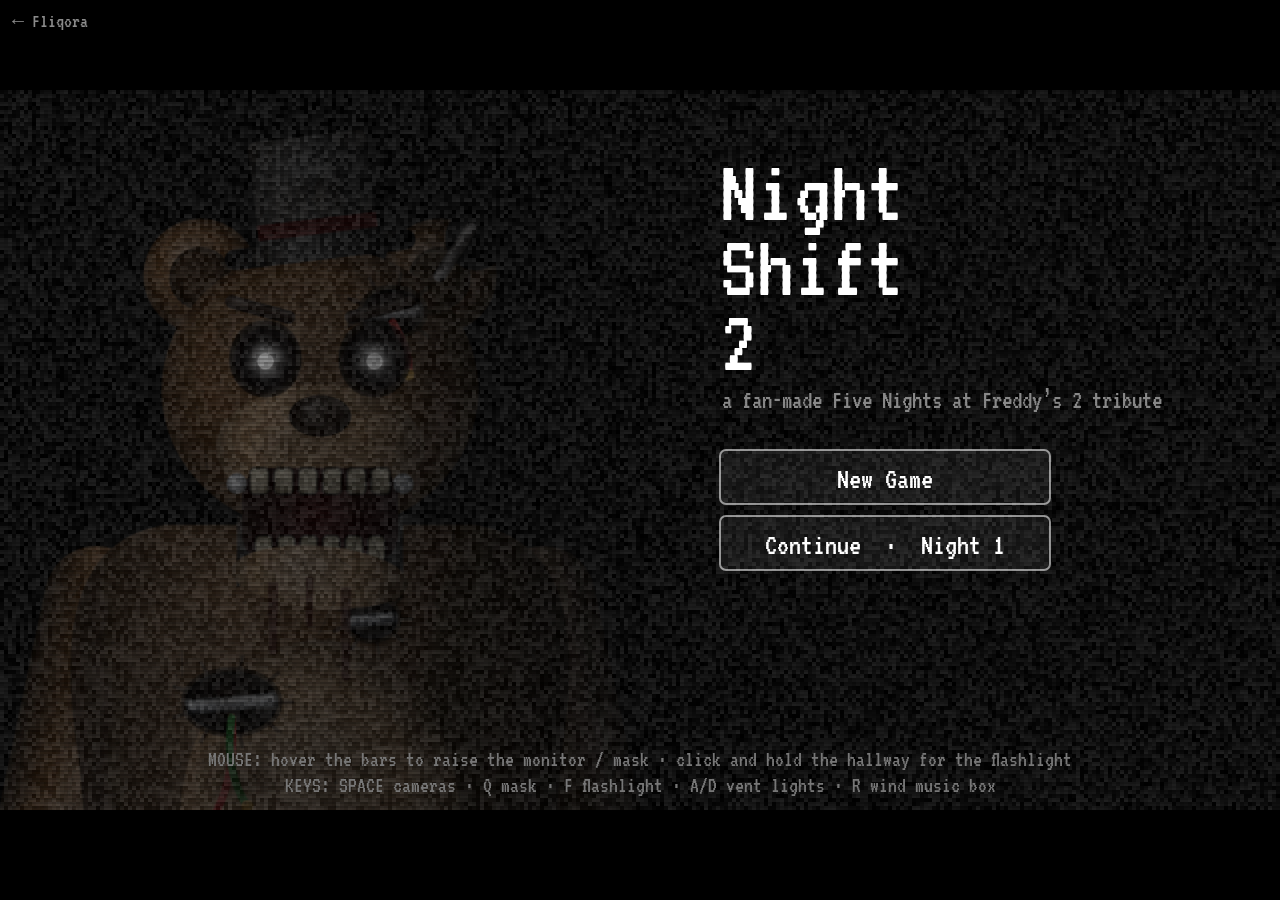
<file: fnaf2/index.html>
<!DOCTYPE html>
<html lang="en">
<head>
  <meta charset="UTF-8" />
  <meta name="viewport" content="width=device-width, initial-scale=1.0, maximum-scale=1.0, user-scalable=no" />
  <title>Night Shift 2 — FNAF 2 Fan Remake | Fliqora</title>
  <meta name="description" content="A fan-made, browser-playable tribute to Five Nights at Freddy's 2: no doors, just a mask, a flashlight, twelve cameras and a music box that must never stop." />
  <meta name="theme-color" content="#000000" />
  <link rel="icon" type="image/svg+xml" href="../favicon.svg" />
  <link rel="preconnect" href="https://fonts.googleapis.com" />
  <link rel="preconnect" href="https://fonts.gstatic.com" crossorigin />
  <link href="https://fonts.googleapis.com/css2?family=VT323&display=swap" rel="stylesheet" />
  <style>
    html, body {
      margin: 0;
      height: 100%;
      background: #000;
      overflow: hidden;
      touch-action: none;
      -webkit-user-select: none;
      user-select: none;
      -webkit-tap-highlight-color: transparent;
    }
    body {
      display: flex;
      align-items: center;
      justify-content: center;
      font-family: "VT323", "Courier New", monospace;
    }
    canvas {
      display: block;
      background: #000;
      image-rendering: auto;
      cursor: crosshair;
    }
    .back {
      position: fixed;
      top: 10px;
      left: 12px;
      color: #8a8a8a;
      font-size: 20px;
      text-decoration: none;
      z-index: 2;
    }
    .back:hover { color: #fff; }
    body:not([data-screen="title"]) .back { display: none; }
  </style>
</head>
<body data-screen="title">
  <a class="back" href="../index.html">&larr; Fliqora</a>
  <canvas id="game" width="1280" height="720" aria-label="Night Shift 2 game"></canvas>
  <script src="game.js?v=2"></script>
</body>
</html>
</file>
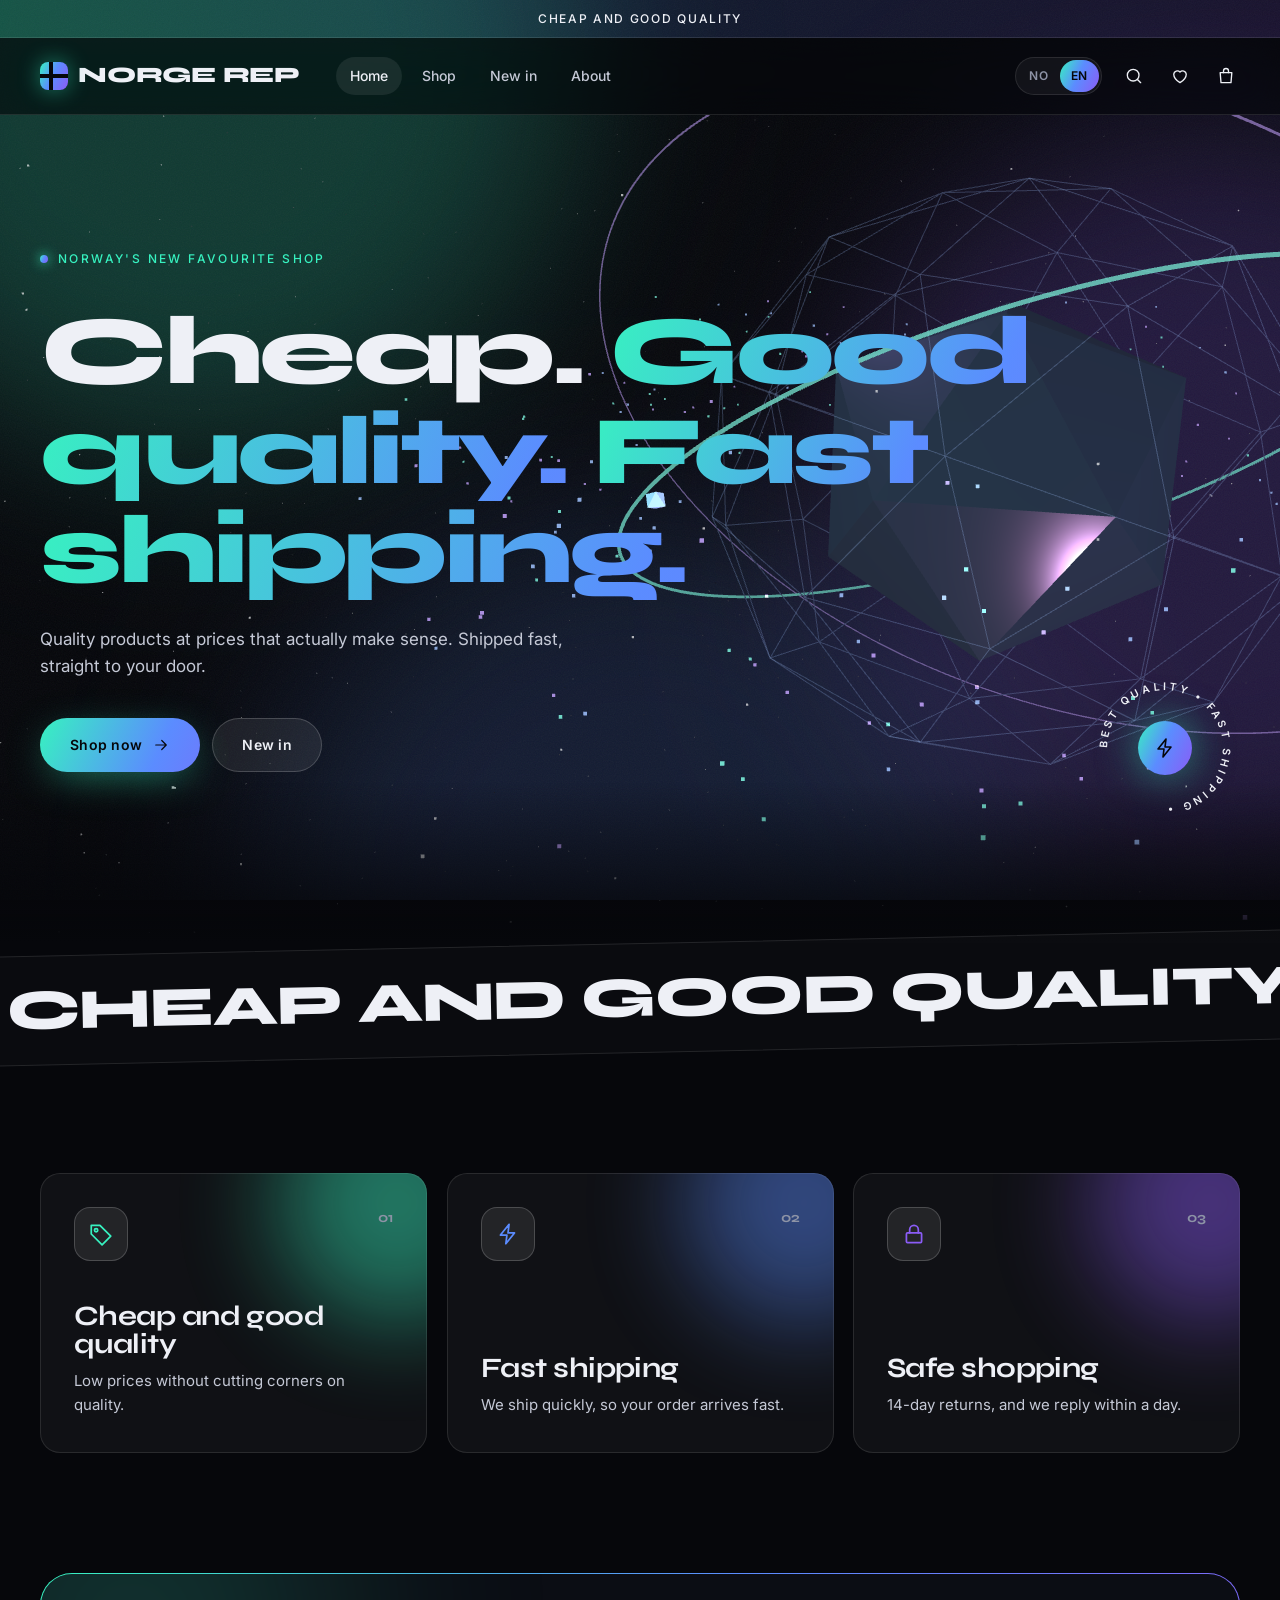
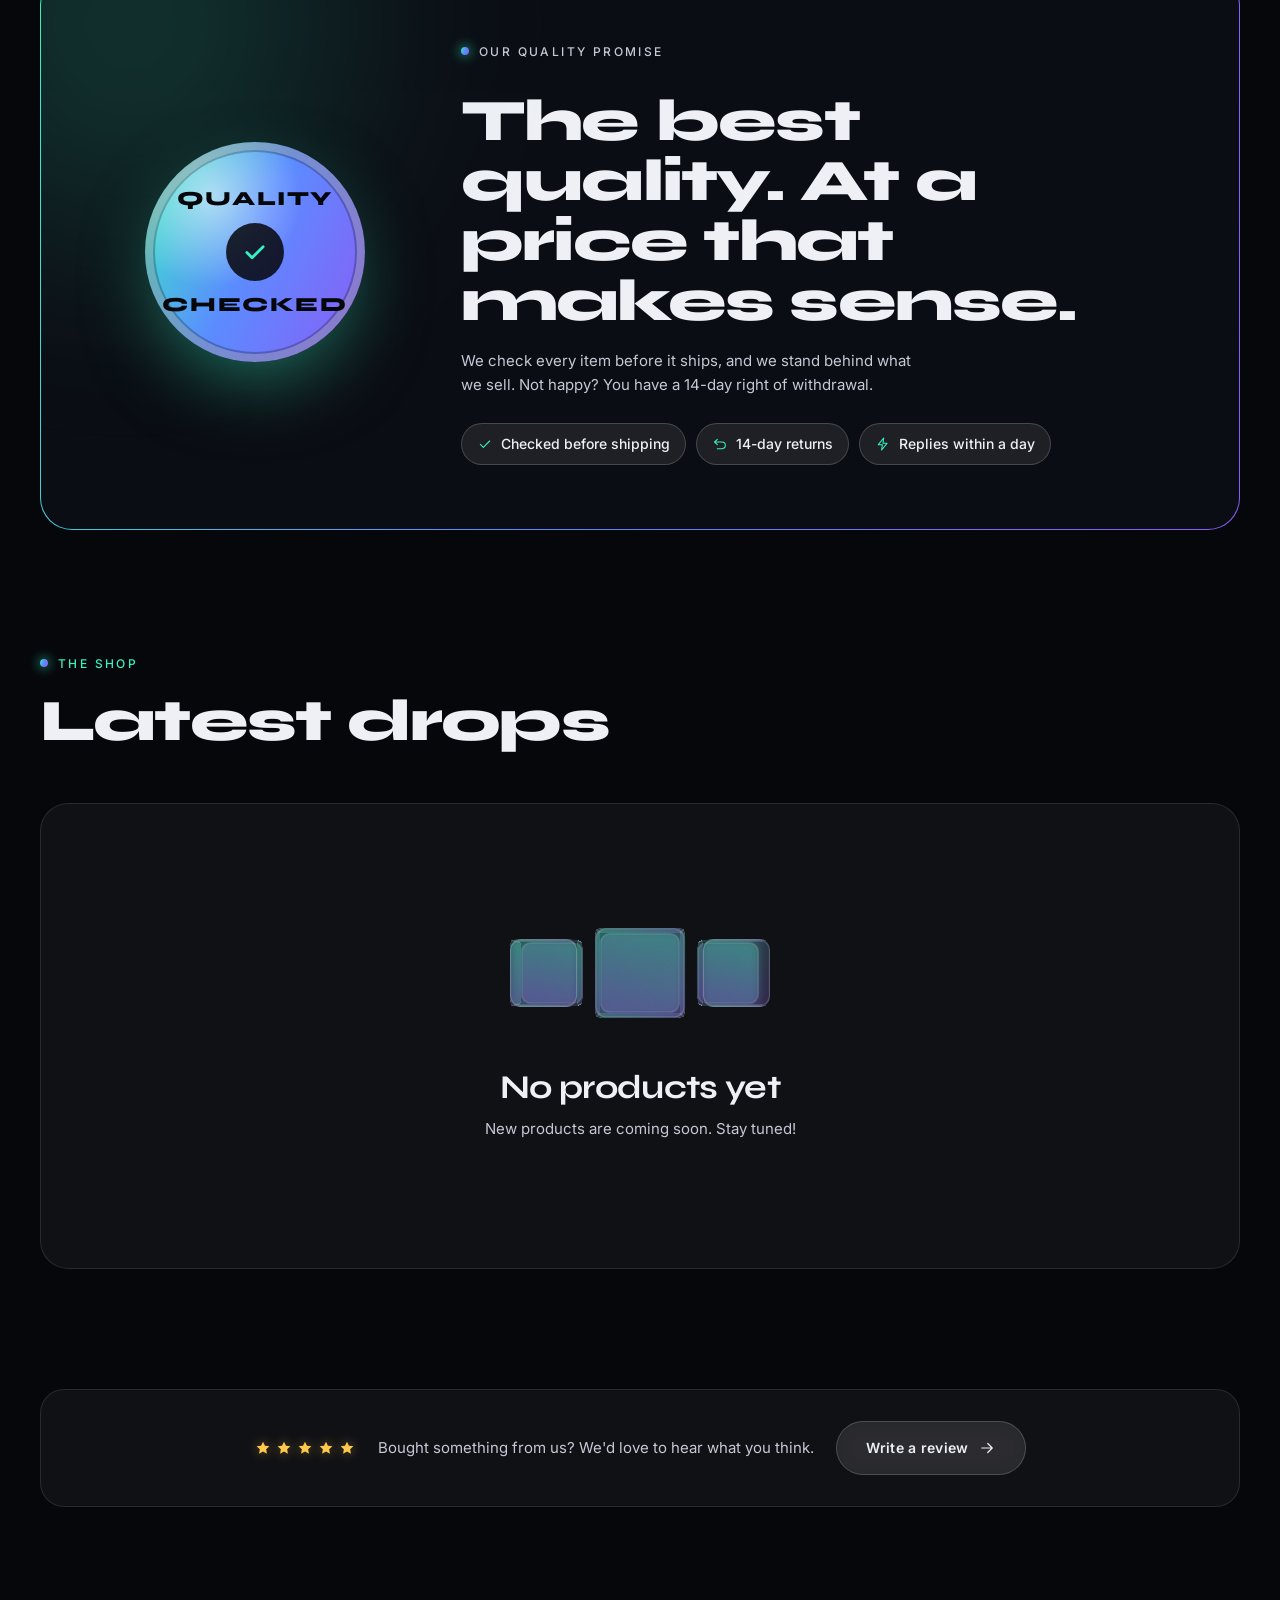
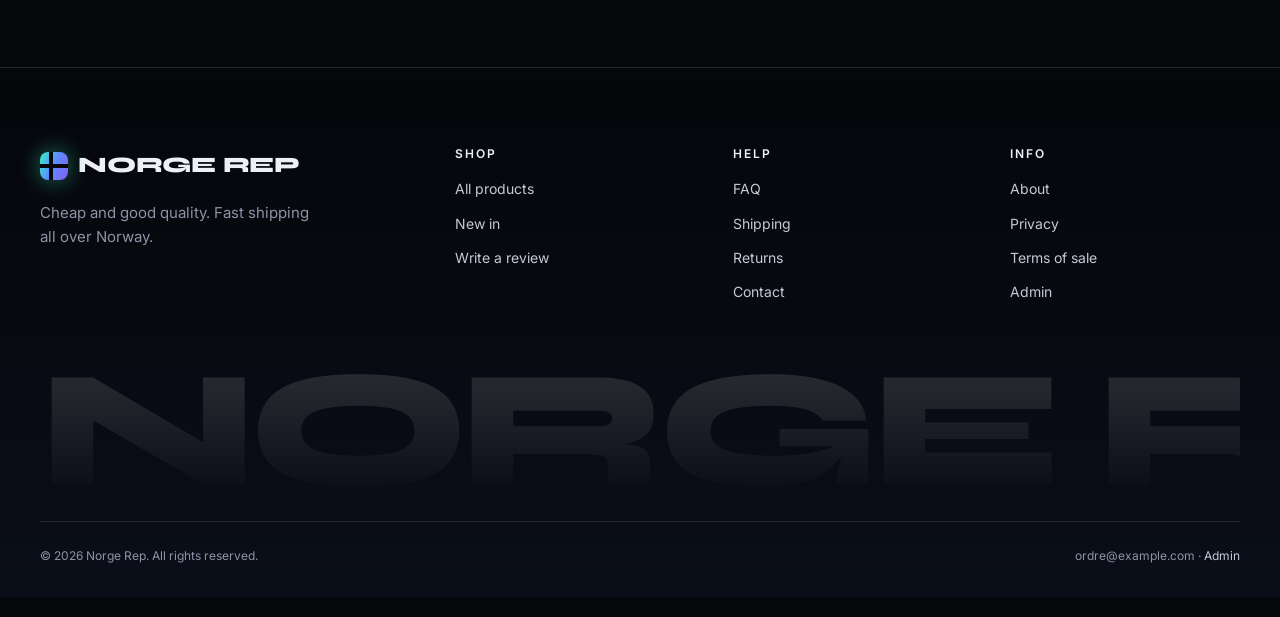
<file: norge-rep/index.html>
<!DOCTYPE html>
<html lang="no">
<head>
  <meta charset="UTF-8" />
  <meta name="viewport" content="width=device-width, initial-scale=1.0" />
  <title>Norge Rep</title>
  <meta name="description" content="Norge Rep – billig og god kvalitet, kjapp shipping i hele Norge." />
  <meta name="theme-color" content="#06070b" />
  <link rel="icon" href="data:image/svg+xml,<svg xmlns='http://www.w3.org/2000/svg' viewBox='0 0 64 64'><defs><linearGradient id='g' x1='0' y1='0' x2='1' y2='1'><stop offset='0' stop-color='%2337f2c0'/><stop offset='1' stop-color='%238b5cf6'/></linearGradient></defs><rect width='64' height='64' rx='16' fill='%2306070b'/><path d='M14 14h36v36H14z' fill='none' stroke='url(%23g)' stroke-width='5'/><path d='M27 14v36M14 32h36' stroke='url(%23g)' stroke-width='5'/></svg>" />
  <link rel="preconnect" href="https://fonts.googleapis.com" />
  <link rel="preconnect" href="https://fonts.gstatic.com" crossorigin />
  <link href="https://fonts.googleapis.com/css2?family=Syne:wght@500;600;700;800&family=Inter:wght@300;400;500;600&display=swap" rel="stylesheet" />
  <!-- ?v= makes browsers fetch fresh files after a code update. Bump it when changing css/js. -->
  <link rel="stylesheet" href="css/site.css?v=4" />
</head>
<body>
  <a class="skip" href="#main" data-t="skip">Hopp til innhold</a>

  <!-- animated northern-lights background -->
  <div class="aurora" aria-hidden="true"><span></span><span></span><span></span></div>
  <div class="grain" aria-hidden="true"></div>

  <div class="announce" id="announce" aria-live="polite"></div>

  <header class="header" id="header">
    <div class="wrap header-inner">
      <button class="icon-btn menu-btn" id="menuBtn" data-t-label="a11y.menu"><svg><use href="#i-menu"/></svg></button>
      <a href="#/" class="logo" id="logo"><span class="logo-mark" aria-hidden="true"></span><span id="logoText">Norge Rep</span></a>
      <nav class="nav" id="nav" aria-label="Main"></nav>
      <div class="header-actions">
        <div class="lang" role="group" data-t-label="a11y.lang">
          <button data-lang="no" aria-pressed="true">NO</button>
          <button data-lang="en" aria-pressed="false">EN</button>
        </div>
        <button class="icon-btn" id="searchBtn" data-t-label="a11y.search"><svg><use href="#i-search"/></svg></button>
        <a class="icon-btn hide-xs" href="#/saved" data-t-label="a11y.saved"><svg><use href="#i-heart"/></svg><span class="count" id="savedCount" hidden></span></a>
        <button class="icon-btn" id="bagBtn" data-t-label="a11y.bag"><svg><use href="#i-bag"/></svg><span class="count" id="bagCount" hidden></span></button>
      </div>
    </div>
  </header>

  <main id="main" tabindex="-1"><div class="loading"><span></span></div></main>

  <footer class="footer" id="footer"></footer>

  <!-- Search -->
  <div class="layer search-layer" id="searchLayer" hidden>
    <div class="search-panel">
      <div class="wrap">
        <form class="search-form" id="searchForm" role="search">
          <svg><use href="#i-search"/></svg>
          <input id="searchInput" type="search" autocomplete="off" />
          <button type="button" class="icon-btn" data-close data-t-label="a11y.close"><svg><use href="#i-close"/></svg></button>
        </form>
        <div class="search-results" id="searchResults"></div>
      </div>
    </div>
  </div>

  <!-- Mobile menu -->
  <div class="layer" id="menuLayer" hidden>
    <aside class="drawer drawer-left">
      <div class="drawer-head">
        <span class="logo"><span class="logo-mark" aria-hidden="true"></span><span id="menuLogo">Norge Rep</span></span>
        <button class="icon-btn" data-close data-t-label="a11y.close"><svg><use href="#i-close"/></svg></button>
      </div>
      <nav class="menu-links" id="menuLinks"></nav>
    </aside>
  </div>

  <!-- Bag -->
  <div class="layer" id="bagLayer" hidden>
    <aside class="drawer">
      <div class="drawer-head">
        <h2 class="drawer-title" data-t="bag.title">Handlekurv</h2>
        <button class="icon-btn" data-close data-t-label="a11y.close"><svg><use href="#i-close"/></svg></button>
      </div>
      <div class="drawer-body" id="bagBody"></div>
      <div class="drawer-foot" id="bagFoot"></div>
    </aside>
  </div>

  <div class="toast" id="toast" role="status" aria-live="polite"></div>

  <svg width="0" height="0" style="position:absolute" aria-hidden="true">
    <defs>
      <symbol id="i-menu" viewBox="0 0 24 24"><path d="M3 7h18M3 12h18M3 17h18"/></symbol>
      <symbol id="i-search" viewBox="0 0 24 24"><circle cx="11" cy="11" r="7"/><path d="M20 20l-3.5-3.5"/></symbol>
      <symbol id="i-heart" viewBox="0 0 24 24"><path d="M12 20s-7.5-4.6-7.5-10.2A4.3 4.3 0 0 1 12 7.3a4.3 4.3 0 0 1 7.5 2.5C19.5 15.4 12 20 12 20z"/></symbol>
      <symbol id="i-bag" viewBox="0 0 24 24"><path d="M5 8h14l-1 12H6L5 8z"/><path d="M9 8V6a3 3 0 0 1 6 0v2"/></symbol>
      <symbol id="i-close" viewBox="0 0 24 24"><path d="M6 6l12 12M18 6L6 18"/></symbol>
      <symbol id="i-arrow" viewBox="0 0 24 24"><path d="M5 12h14M13 6l6 6-6 6"/></symbol>
      <symbol id="i-chev" viewBox="0 0 24 24"><path d="M9 6l6 6-6 6"/></symbol>
      <symbol id="i-tag" viewBox="0 0 24 24"><path d="M3 12V4h8l10 10-8 8L3 12z"/><circle cx="7.5" cy="8.5" r="1.5"/></symbol>
      <symbol id="i-bolt" viewBox="0 0 24 24"><path d="M13 3L5 13h6l-1 8 8-10h-6l1-8z"/></symbol>
      <symbol id="i-spark" viewBox="0 0 24 24"><path d="M12 3l2.2 6.8L21 12l-6.8 2.2L12 21l-2.2-6.8L3 12l6.8-2.2z"/></symbol>
      <symbol id="i-truck" viewBox="0 0 24 24"><path d="M3 6h11v10H3zM14 10h4l3 3v3h-7"/><circle cx="7" cy="18" r="1.8"/><circle cx="17" cy="18" r="1.8"/></symbol>
      <symbol id="i-return" viewBox="0 0 24 24"><path d="M4 9h11a5 5 0 0 1 0 10H8"/><path d="M8 5L4 9l4 4"/></symbol>
      <symbol id="i-lock" viewBox="0 0 24 24"><rect x="5" y="11" width="14" height="9" rx="1"/><path d="M8 11V8a4 4 0 0 1 8 0v3"/></symbol>
      <symbol id="i-check" viewBox="0 0 24 24"><path d="M5 12.5l4.5 4.5L19 7.5"/></symbol>
      <symbol id="i-share" viewBox="0 0 24 24"><path d="M12 3v12M7 8l5-5 5 5"/><path d="M5 13v7h14v-7"/></symbol>
      <symbol id="i-star" viewBox="0 0 24 24"><path d="M12 3.5l2.6 5.4 5.9.8-4.3 4.1 1 5.8L12 16.8l-5.2 2.8 1-5.8-4.3-4.1 5.9-.8z"/></symbol>
      <symbol id="i-box" viewBox="0 0 24 24"><path d="M3 7l9-4 9 4v10l-9 4-9-4V7z"/><path d="M3 7l9 4 9-4M12 11v10"/></symbol>
    </defs>
  </svg>

  <script src="js/i18n.js?v=6"></script>
  <script src="js/fx.js?v=1"></script>
  <script src="js/app.js?v=6"></script>
  <script src="js/vendor/three.min.js" defer></script>
  <script src="js/hero3d.js?v=1" defer></script>
</body>
</html>
</file>
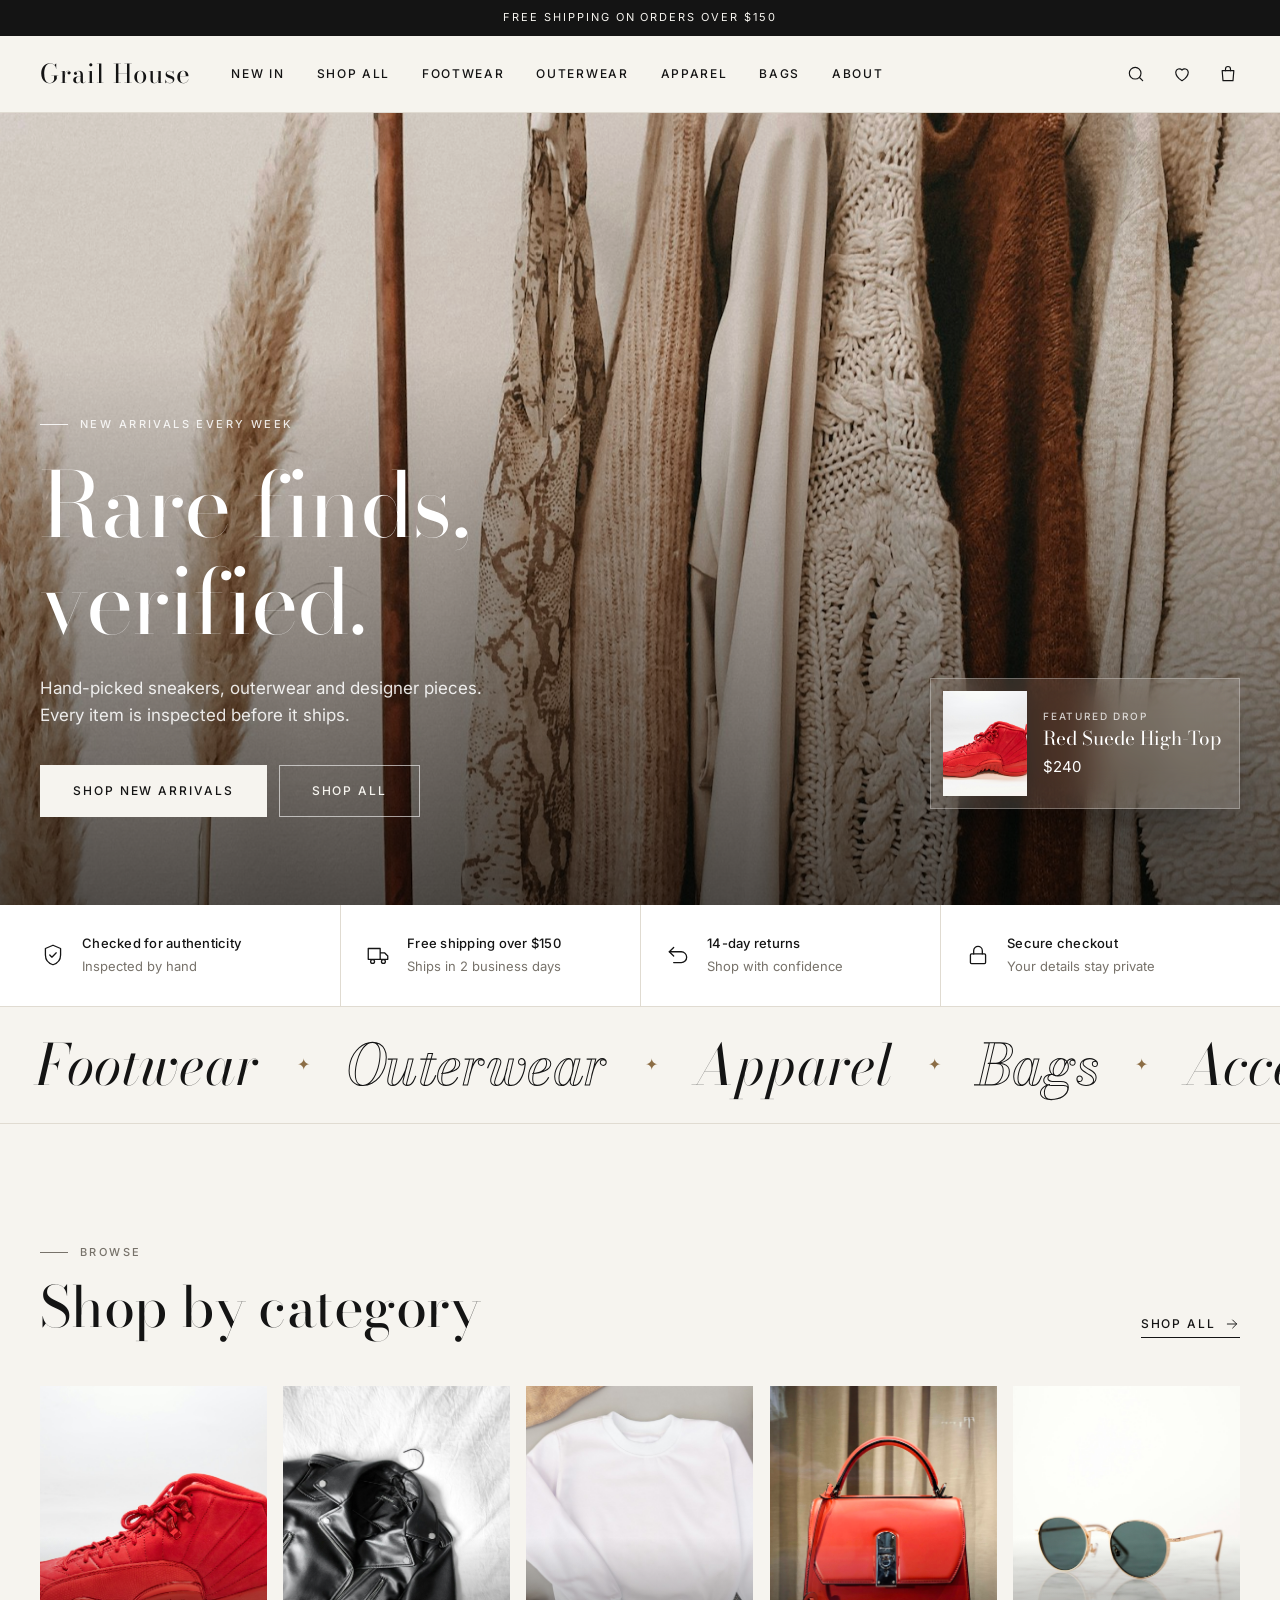
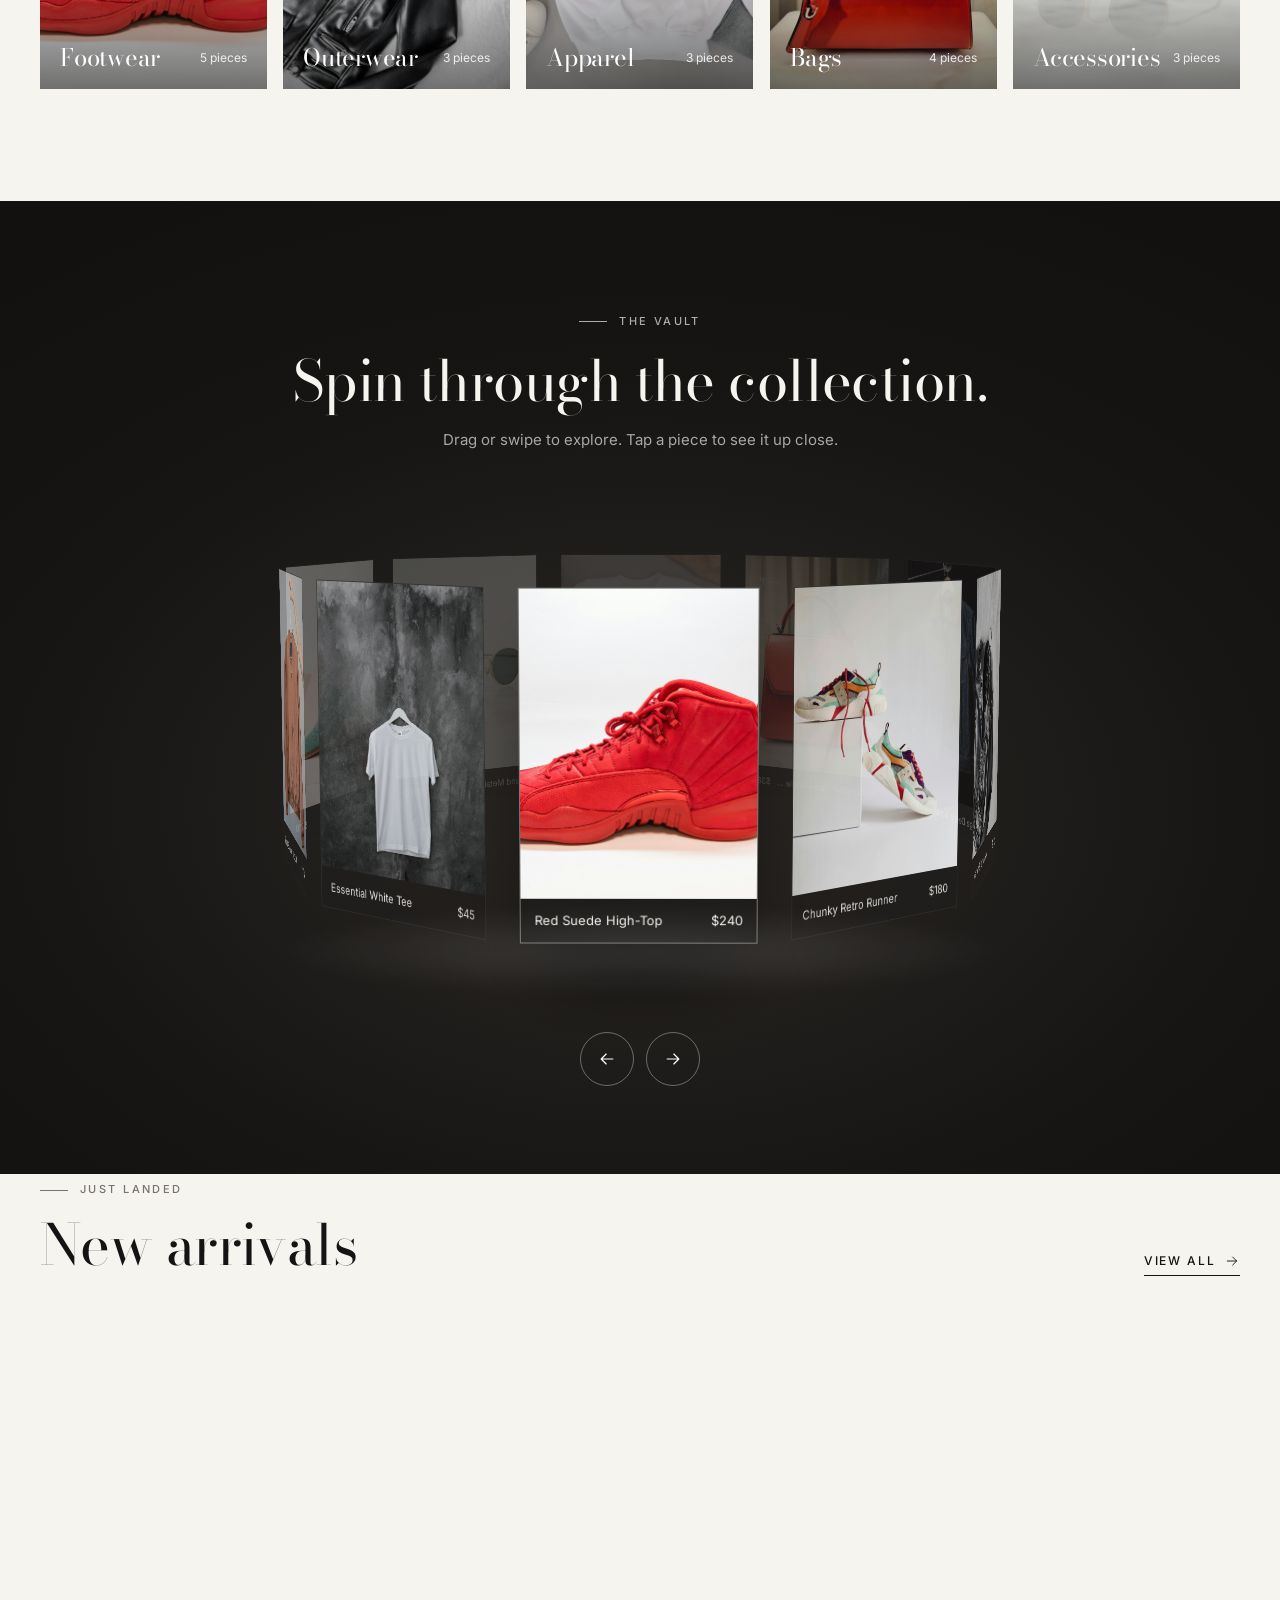
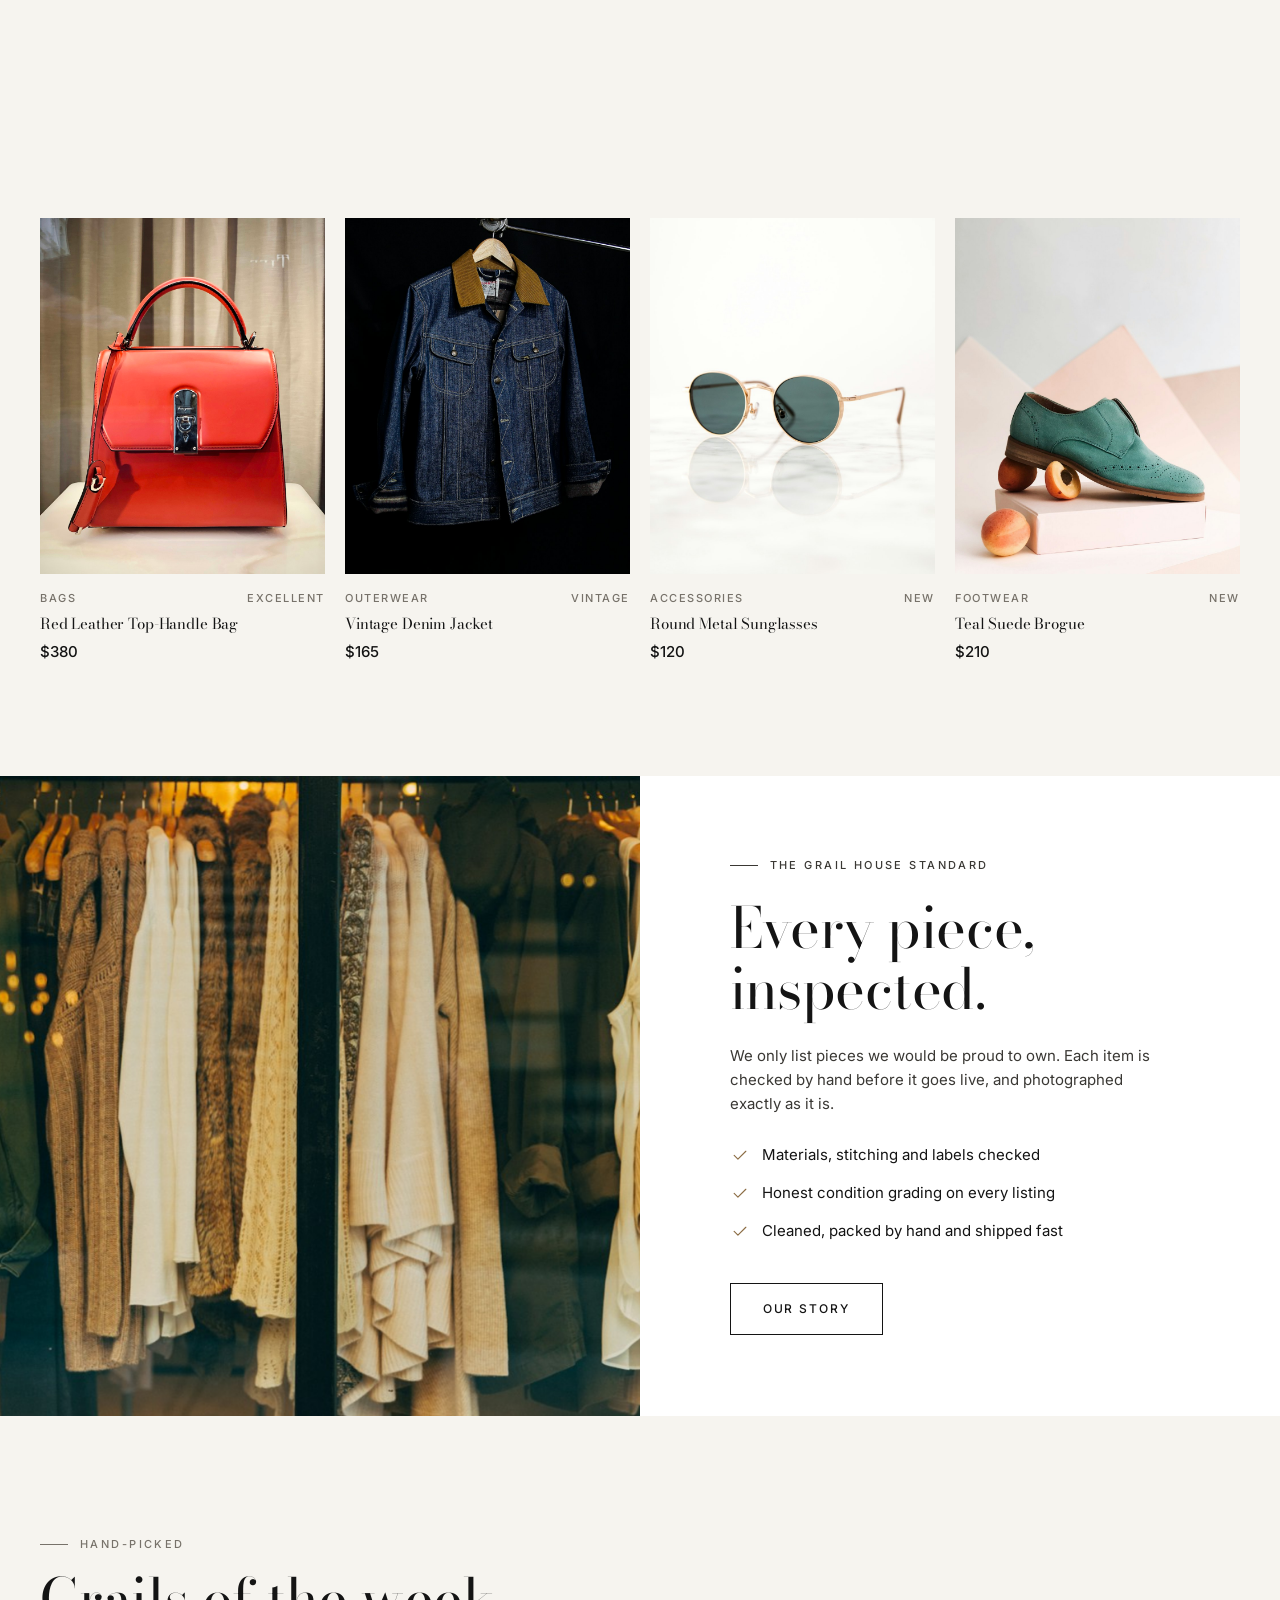
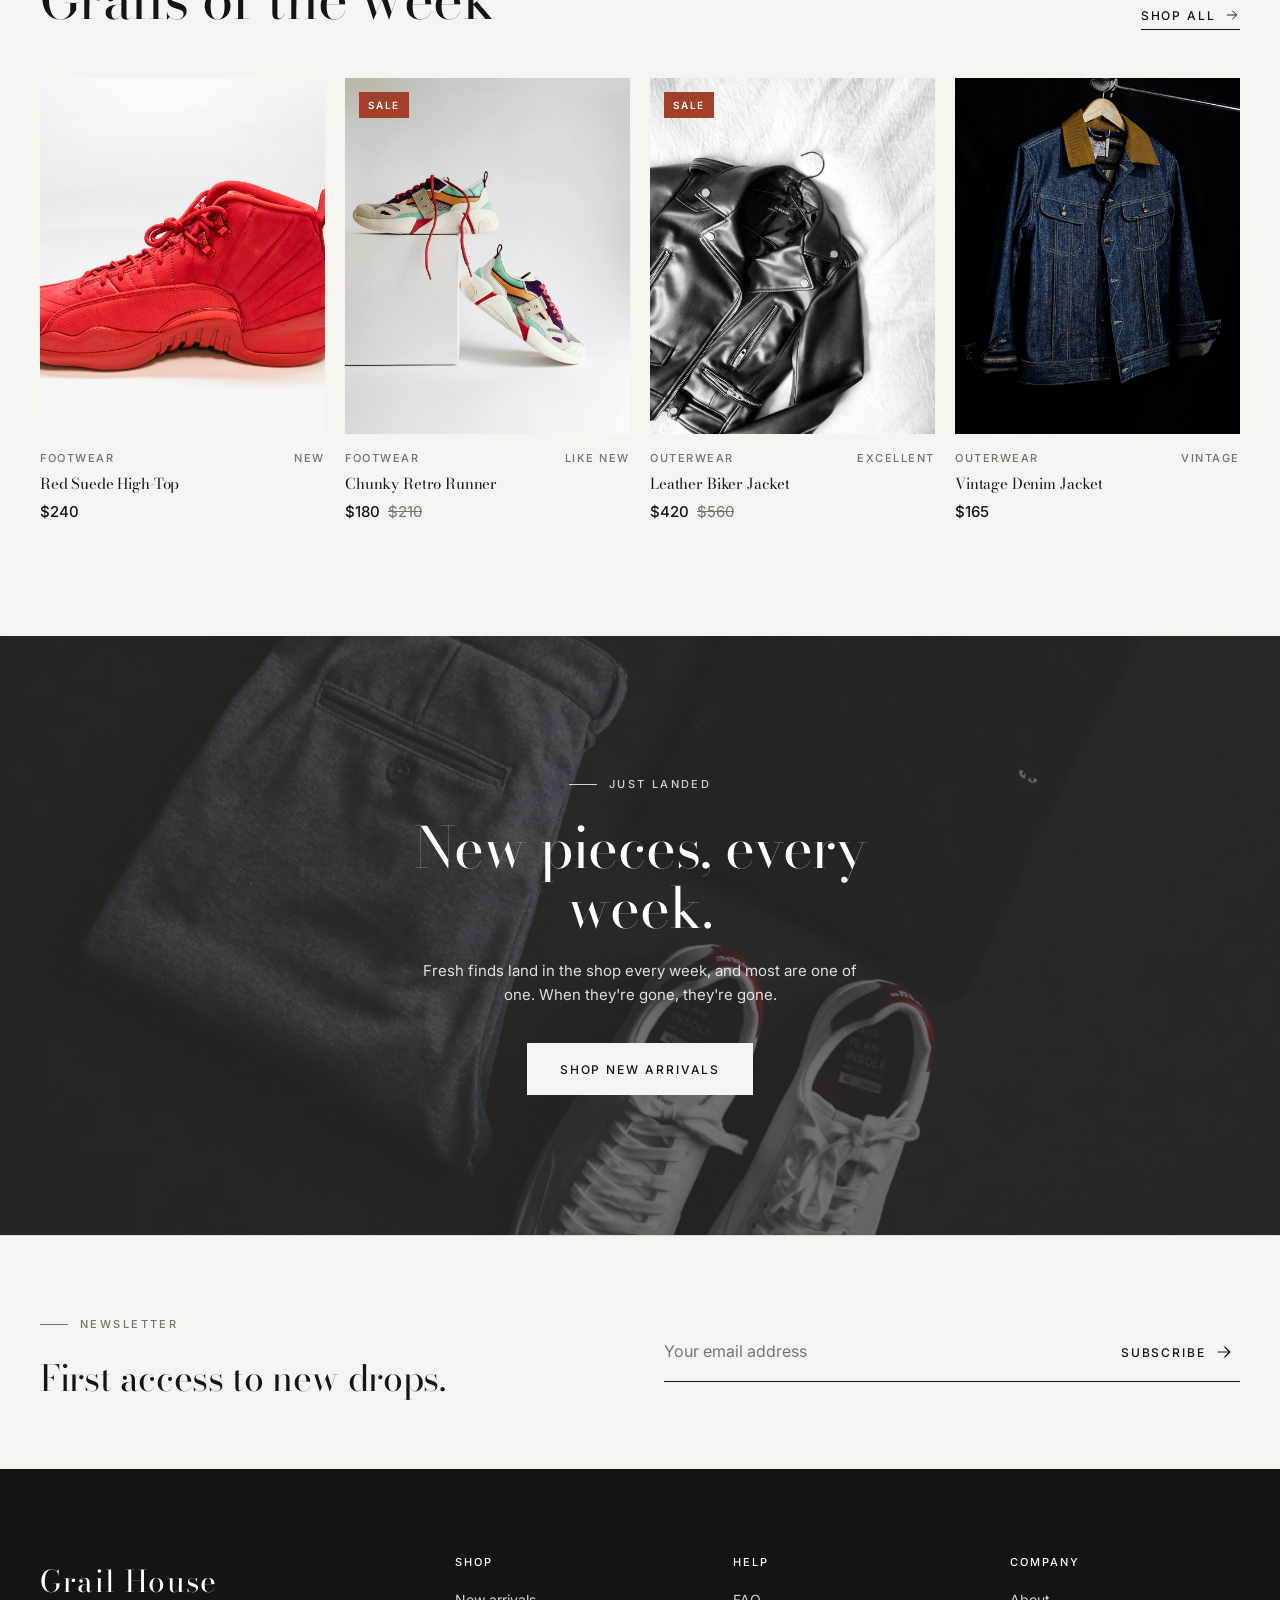
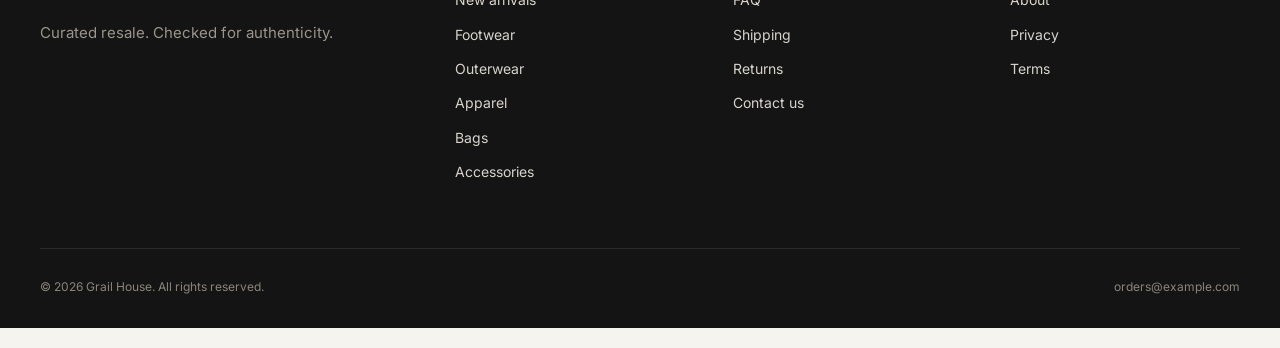
<file: store/index.html>
<!DOCTYPE html>
<html lang="en">
<head>
  <meta charset="UTF-8" />
  <meta name="viewport" content="width=device-width, initial-scale=1.0" />
  <title>Grail House</title>
  <meta name="description" content="Curated resale. Hand-picked sneakers, outerwear and designer pieces, each checked for authenticity." />
  <meta name="theme-color" content="#141414" />
  <link rel="icon" href="data:image/svg+xml,<svg xmlns='http://www.w3.org/2000/svg' viewBox='0 0 64 64'><rect width='64' height='64' fill='%23141414'/><text x='32' y='44' font-family='Georgia,serif' font-size='34' fill='%23f6f4ef' text-anchor='middle'>G</text></svg>" />
  <link rel="preconnect" href="https://fonts.googleapis.com" />
  <link rel="preconnect" href="https://fonts.gstatic.com" crossorigin />
  <link href="https://fonts.googleapis.com/css2?family=Bodoni+Moda:ital,opsz,wght@0,6..96,400;0,6..96,500;1,6..96,400&family=Inter:wght@300;400;500;600&display=swap" rel="stylesheet" />
  <!-- ?v= makes browsers fetch fresh files after a code update. Bump it when changing css/js. -->
  <link rel="stylesheet" href="css/store.css?v=4" />
</head>
<body>
  <a class="skip" href="#main">Skip to content</a>

  <div class="announce" id="announce" aria-live="polite"></div>

  <header class="header" id="header">
    <div class="wrap header-inner">
      <button class="icon-btn menu-btn" id="menuBtn" aria-label="Open menu"><svg><use href="#i-menu"/></svg></button>
      <a href="#/" class="logo" id="logo">Grail House</a>
      <nav class="nav" id="nav" aria-label="Main"></nav>
      <div class="header-actions">
        <button class="icon-btn" id="searchBtn" aria-label="Search"><svg><use href="#i-search"/></svg></button>
        <a class="icon-btn" href="#/saved" aria-label="Saved items"><svg><use href="#i-heart"/></svg><span class="count" id="savedCount" hidden></span></a>
        <button class="icon-btn" id="bagBtn" aria-label="Shopping bag"><svg><use href="#i-bag"/></svg><span class="count" id="bagCount" hidden></span></button>
      </div>
    </div>
  </header>

  <main id="main" tabindex="-1">
    <div class="loading"><span></span></div>
  </main>

  <footer class="footer" id="footer"></footer>

  <!-- Search -->
  <div class="layer search-layer" id="searchLayer" hidden>
    <div class="search-panel">
      <div class="wrap">
        <form class="search-form" id="searchForm" role="search">
          <svg><use href="#i-search"/></svg>
          <input id="searchInput" type="search" placeholder="Search sneakers, jackets, bags…" autocomplete="off" aria-label="Search" />
          <button type="button" class="icon-btn" data-close aria-label="Close search"><svg><use href="#i-close"/></svg></button>
        </form>
        <div class="search-results" id="searchResults"></div>
      </div>
    </div>
  </div>

  <!-- Mobile menu -->
  <div class="layer" id="menuLayer" hidden>
    <aside class="drawer drawer-left" aria-label="Menu">
      <div class="drawer-head">
        <span class="logo logo-sm" id="menuLogo"></span>
        <button class="icon-btn" data-close aria-label="Close menu"><svg><use href="#i-close"/></svg></button>
      </div>
      <nav class="menu-links" id="menuLinks"></nav>
    </aside>
  </div>

  <!-- Bag -->
  <div class="layer" id="bagLayer" hidden>
    <aside class="drawer" aria-label="Shopping bag">
      <div class="drawer-head">
        <h2 class="drawer-title">Your bag</h2>
        <button class="icon-btn" data-close aria-label="Close bag"><svg><use href="#i-close"/></svg></button>
      </div>
      <div class="drawer-body" id="bagBody"></div>
      <div class="drawer-foot" id="bagFoot"></div>
    </aside>
  </div>

  <div class="toast" id="toast" role="status" aria-live="polite"></div>

  <!-- Icons -->
  <svg width="0" height="0" style="position:absolute" aria-hidden="true">
    <defs>
      <symbol id="i-menu" viewBox="0 0 24 24"><path d="M3 7h18M3 12h18M3 17h18"/></symbol>
      <symbol id="i-search" viewBox="0 0 24 24"><circle cx="11" cy="11" r="7"/><path d="M20 20l-3.5-3.5"/></symbol>
      <symbol id="i-heart" viewBox="0 0 24 24"><path d="M12 20s-7.5-4.6-7.5-10.2A4.3 4.3 0 0 1 12 7.3a4.3 4.3 0 0 1 7.5 2.5C19.5 15.4 12 20 12 20z"/></symbol>
      <symbol id="i-bag" viewBox="0 0 24 24"><path d="M5 8h14l-1 12H6L5 8z"/><path d="M9 8V6a3 3 0 0 1 6 0v2"/></symbol>
      <symbol id="i-close" viewBox="0 0 24 24"><path d="M6 6l12 12M18 6L6 18"/></symbol>
      <symbol id="i-arrow" viewBox="0 0 24 24"><path d="M5 12h14M13 6l6 6-6 6"/></symbol>
      <symbol id="i-chev" viewBox="0 0 24 24"><path d="M9 6l6 6-6 6"/></symbol>
      <symbol id="i-shield" viewBox="0 0 24 24"><path d="M12 3l7 3v6c0 4.5-3 7.7-7 9-4-1.3-7-4.5-7-9V6l7-3z"/><path d="M9 12l2 2 4-4"/></symbol>
      <symbol id="i-truck" viewBox="0 0 24 24"><path d="M3 6h11v10H3zM14 10h4l3 3v3h-7"/><circle cx="7" cy="18" r="1.8"/><circle cx="17" cy="18" r="1.8"/></symbol>
      <symbol id="i-return" viewBox="0 0 24 24"><path d="M4 9h11a5 5 0 0 1 0 10H8"/><path d="M8 5L4 9l4 4"/></symbol>
      <symbol id="i-lock" viewBox="0 0 24 24"><rect x="5" y="11" width="14" height="9" rx="1"/><path d="M8 11V8a4 4 0 0 1 8 0v3"/></symbol>
      <symbol id="i-check" viewBox="0 0 24 24"><path d="M5 12.5l4.5 4.5L19 7.5"/></symbol>
      <symbol id="i-share" viewBox="0 0 24 24"><path d="M12 3v12M7 8l5-5 5 5"/><path d="M5 13v7h14v-7"/></symbol>
      <symbol id="i-star" viewBox="0 0 24 24"><path d="M12 3.5l2.6 5.4 5.9.8-4.3 4.1 1 5.8L12 16.8l-5.2 2.8 1-5.8-4.3-4.1 5.9-.8z"/></symbol>
    </defs>
  </svg>

  <script src="js/fx.js?v=4"></script>
  <script src="js/app.js?v=4"></script>
</body>
</html>
</file>
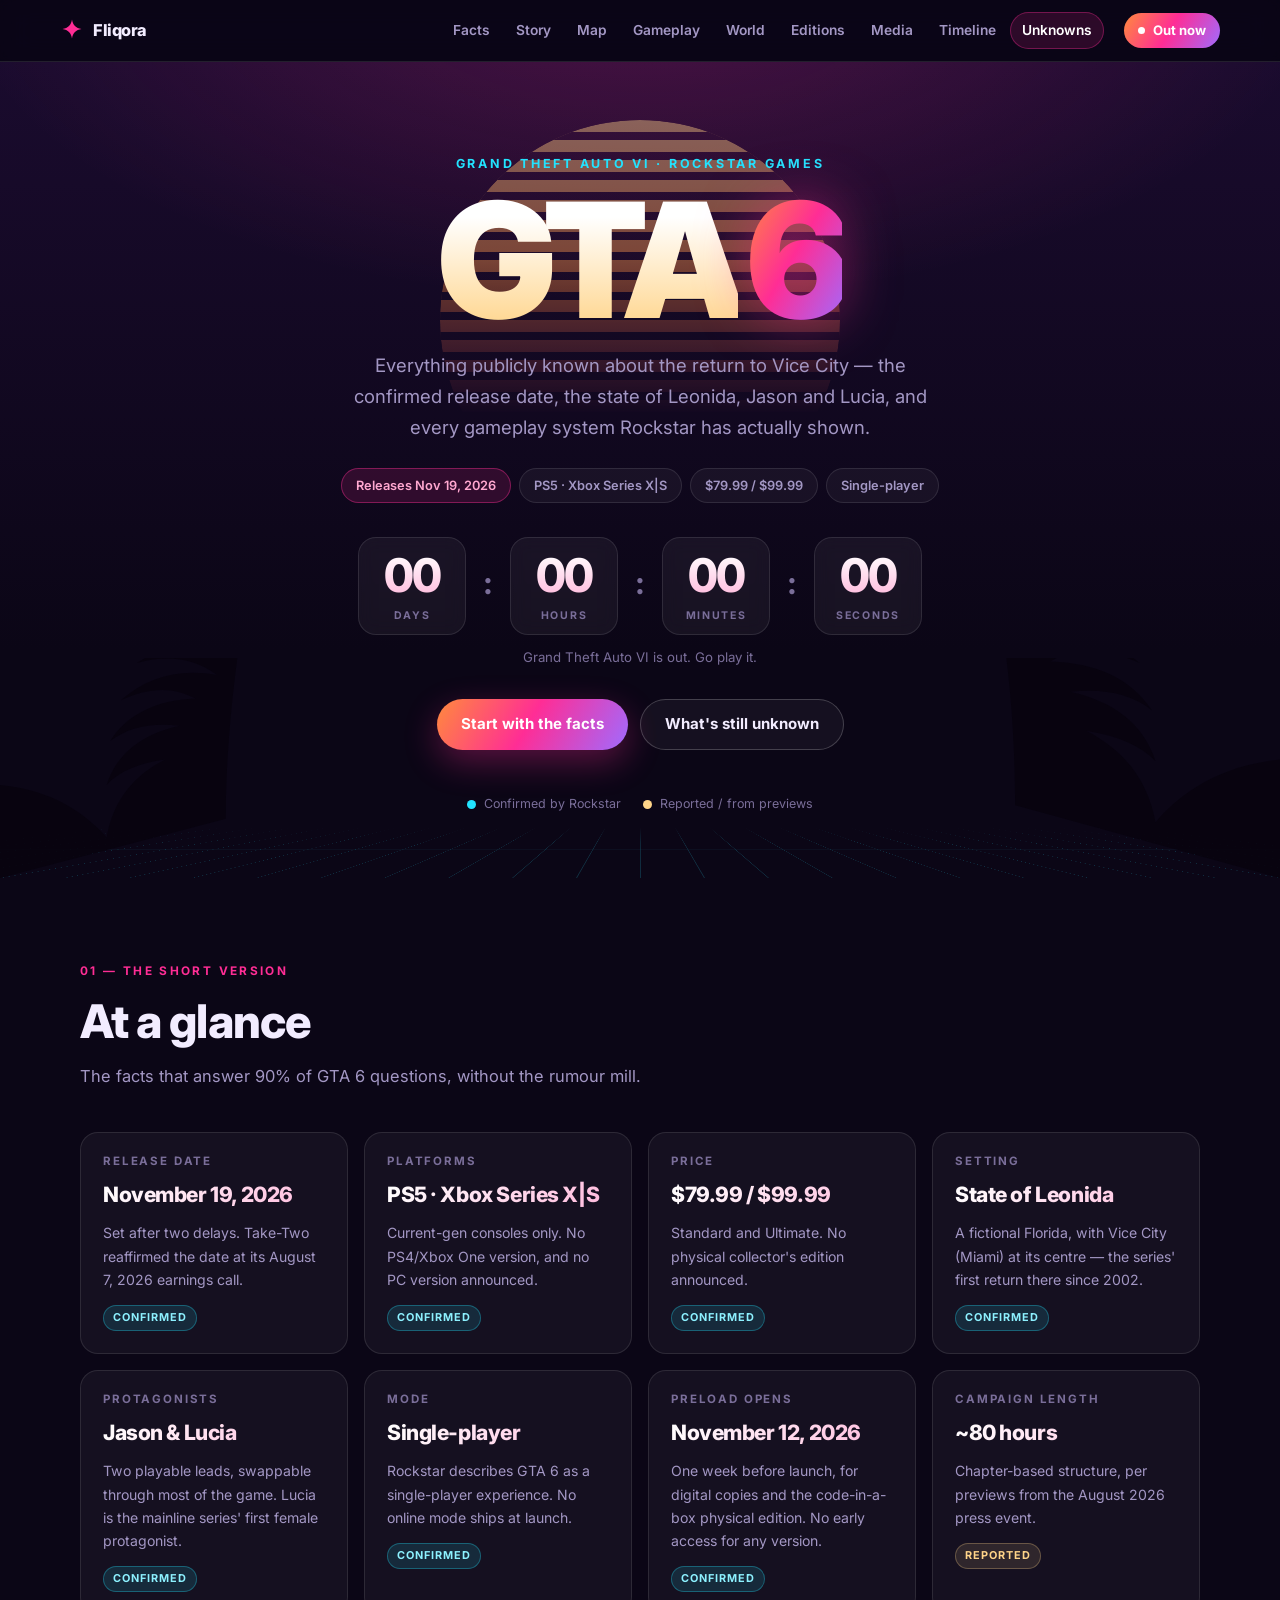
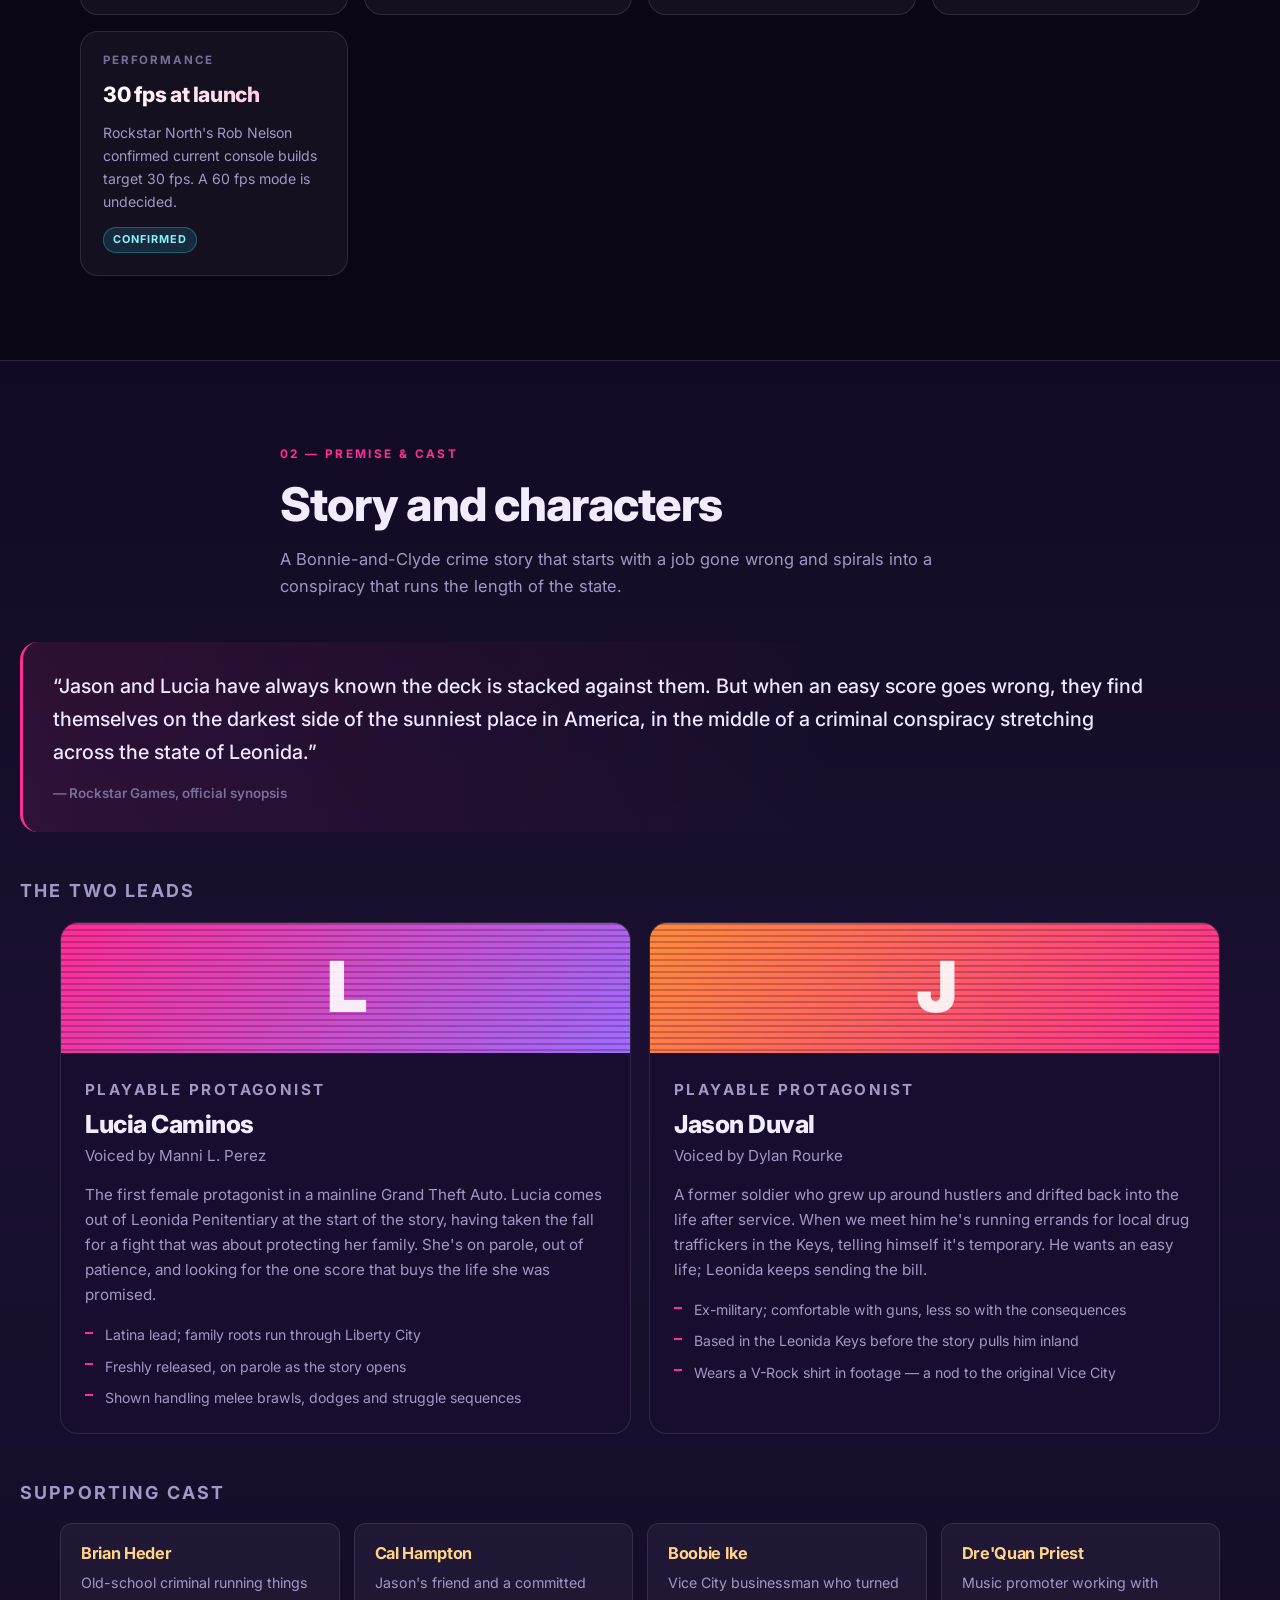
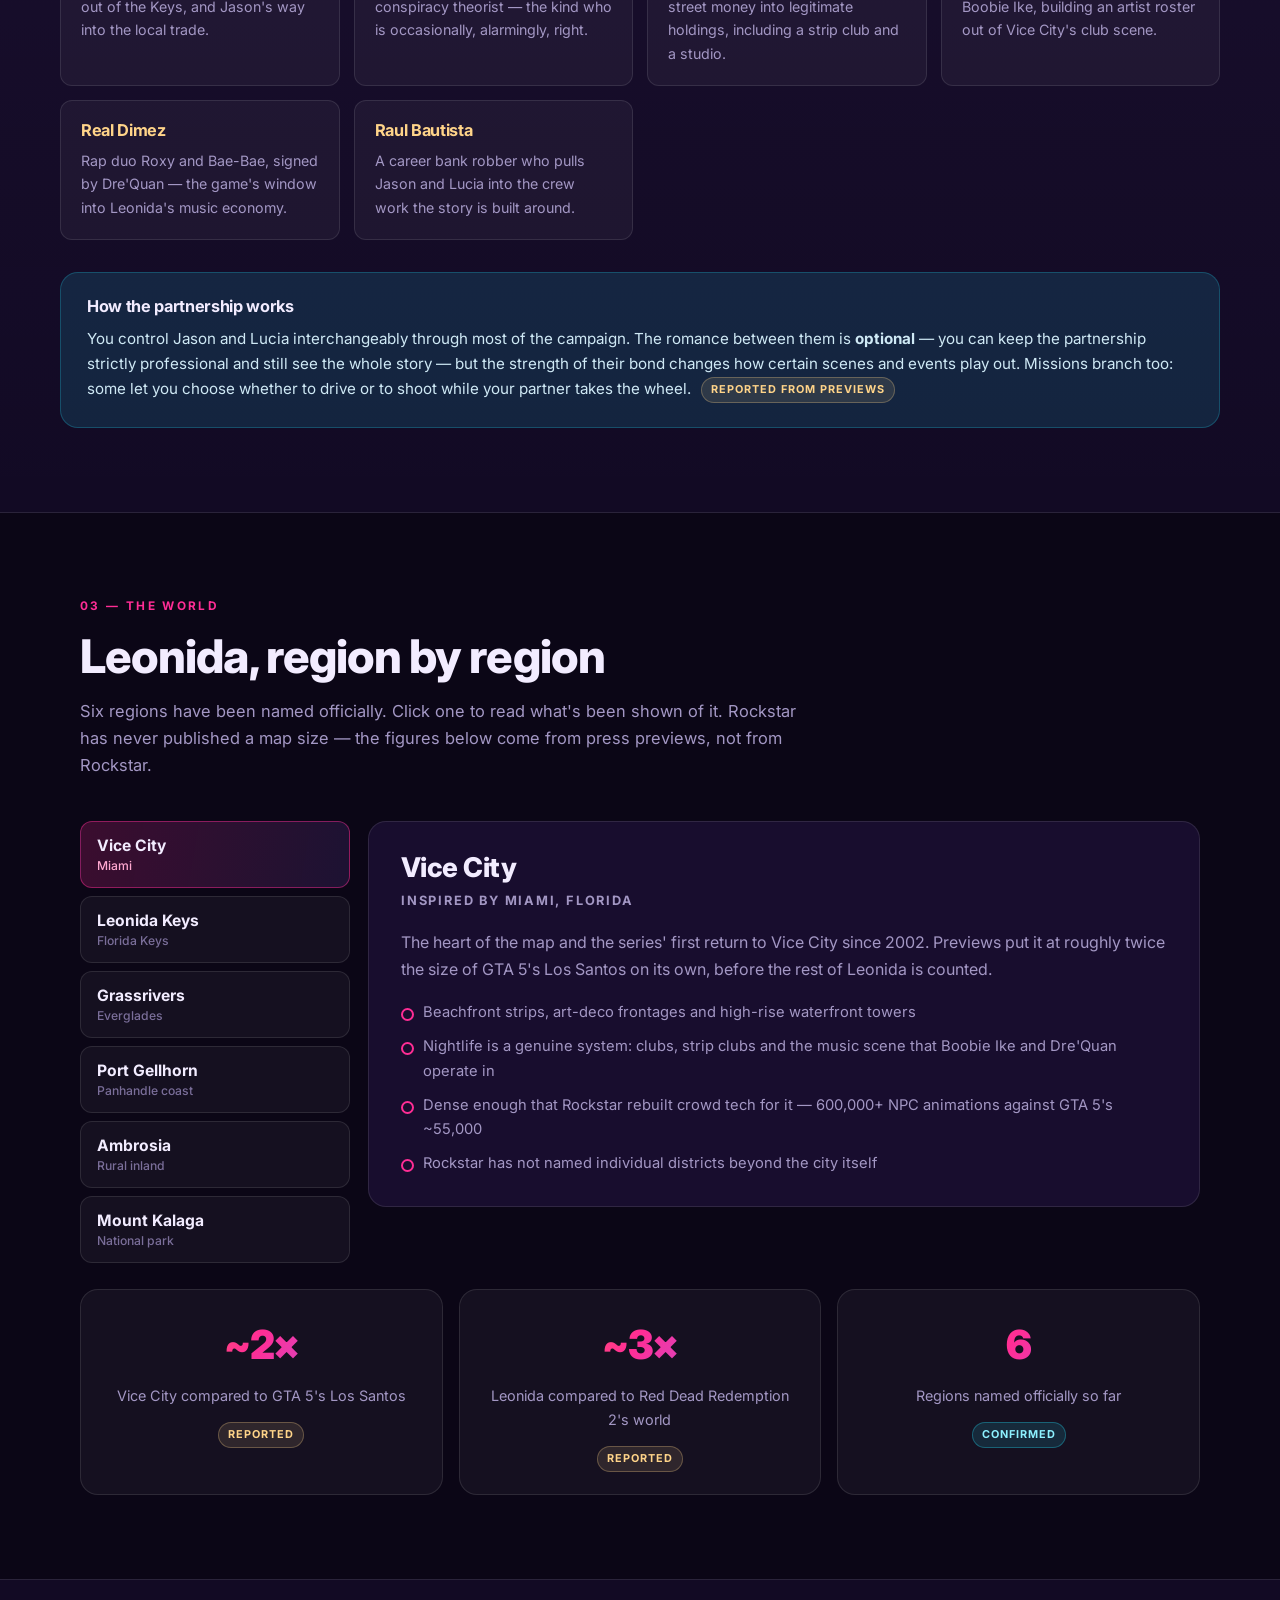
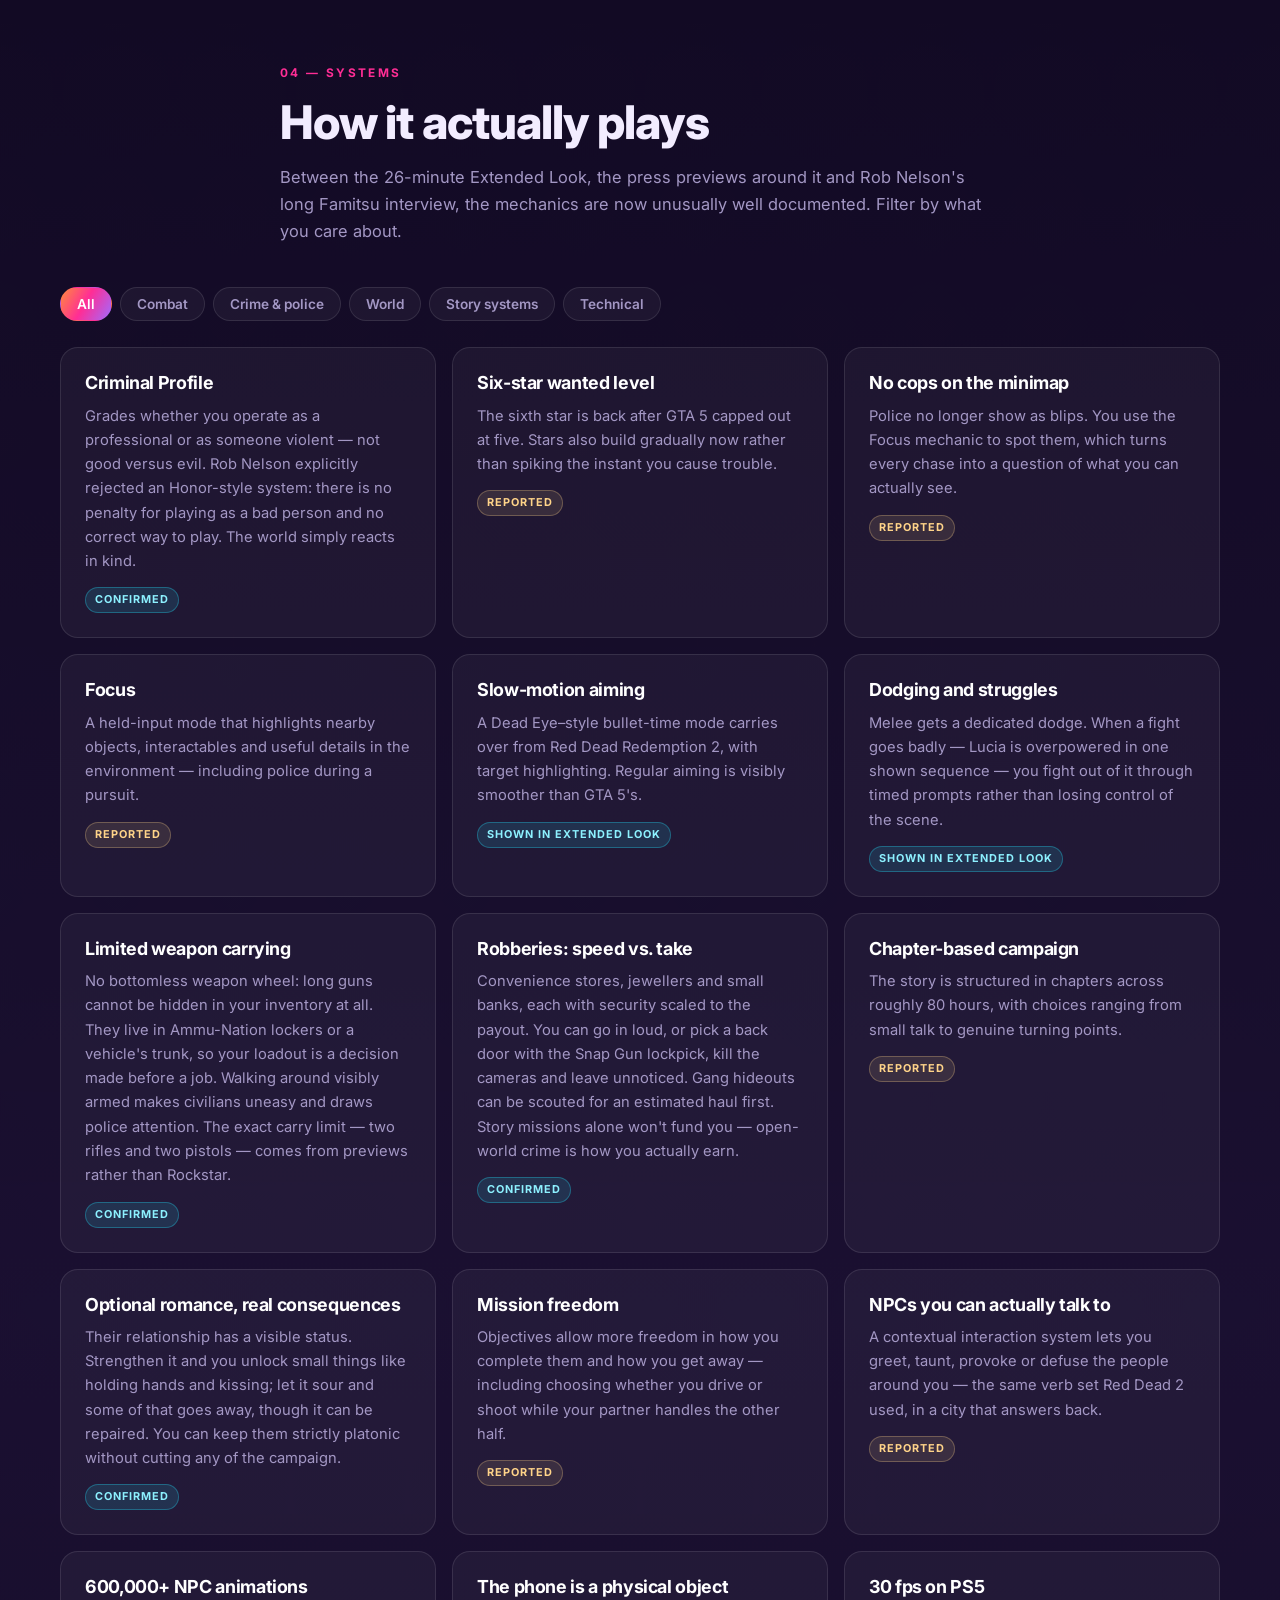
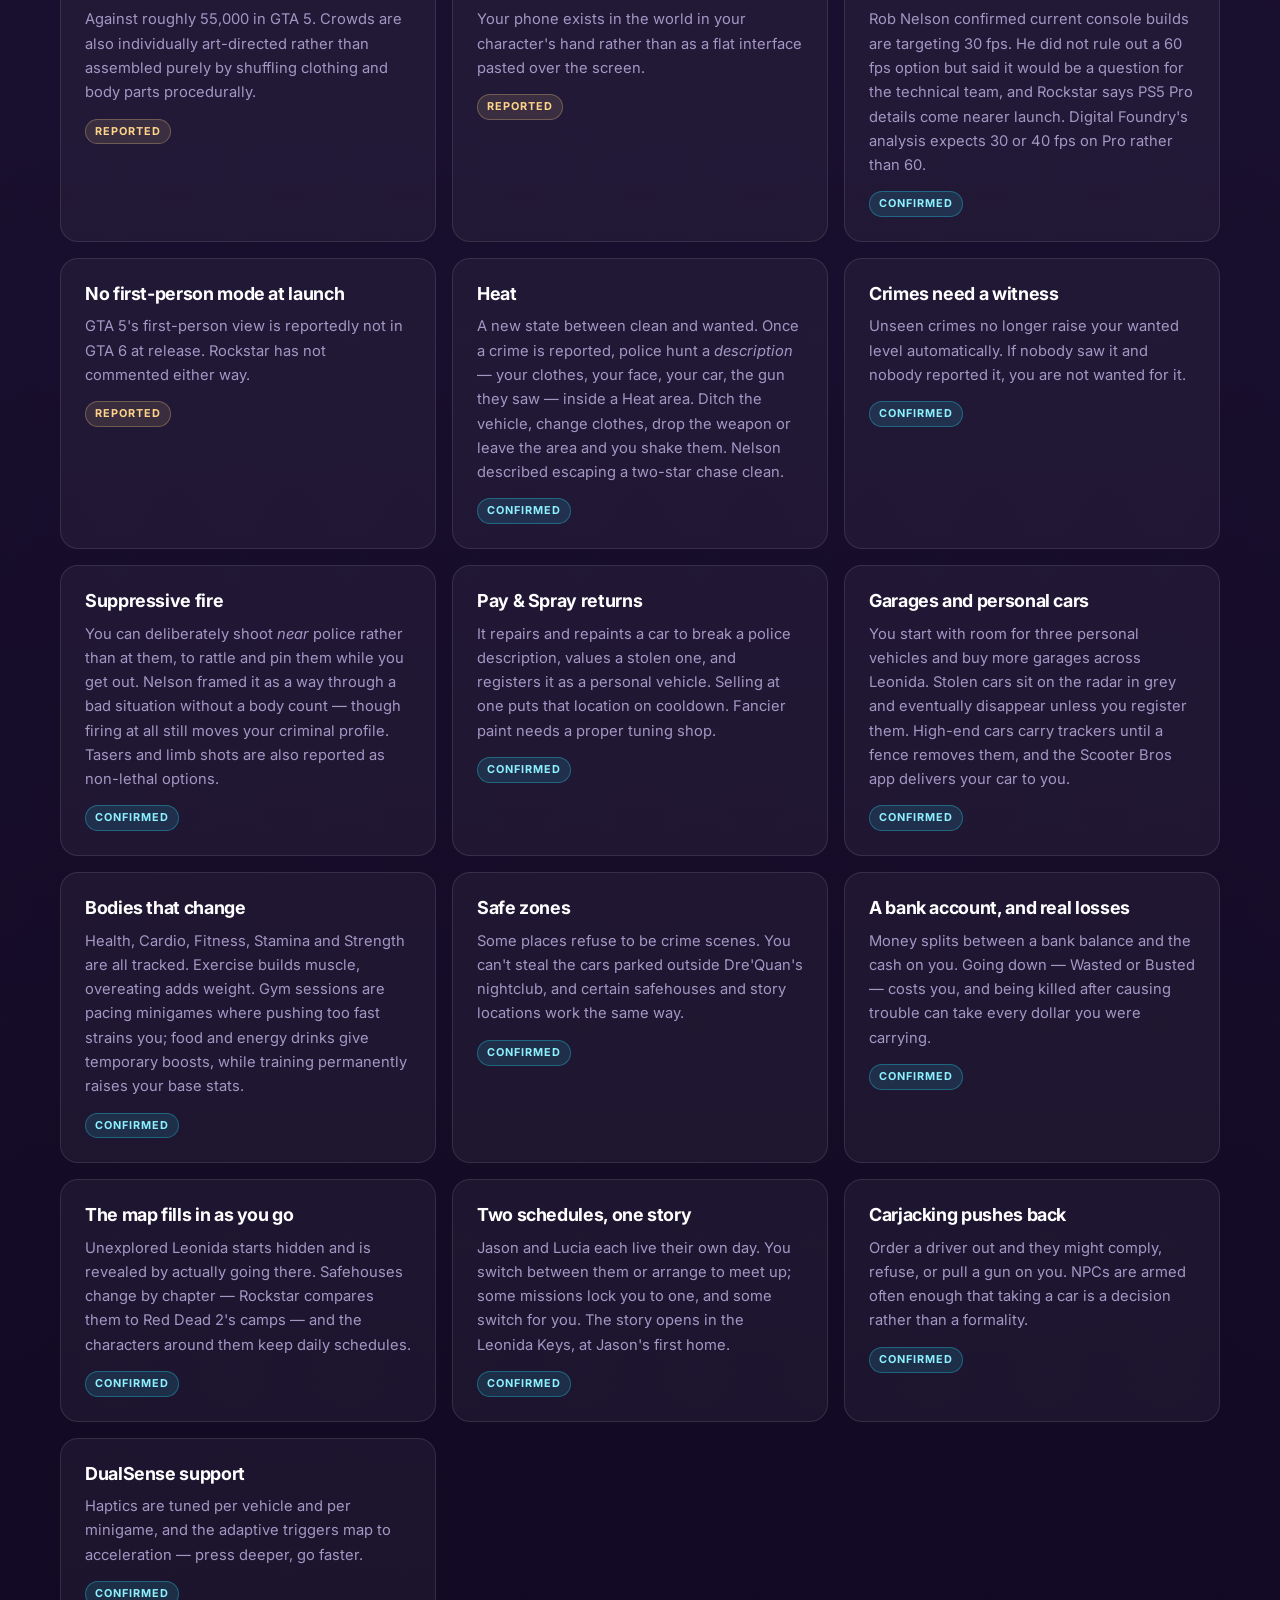
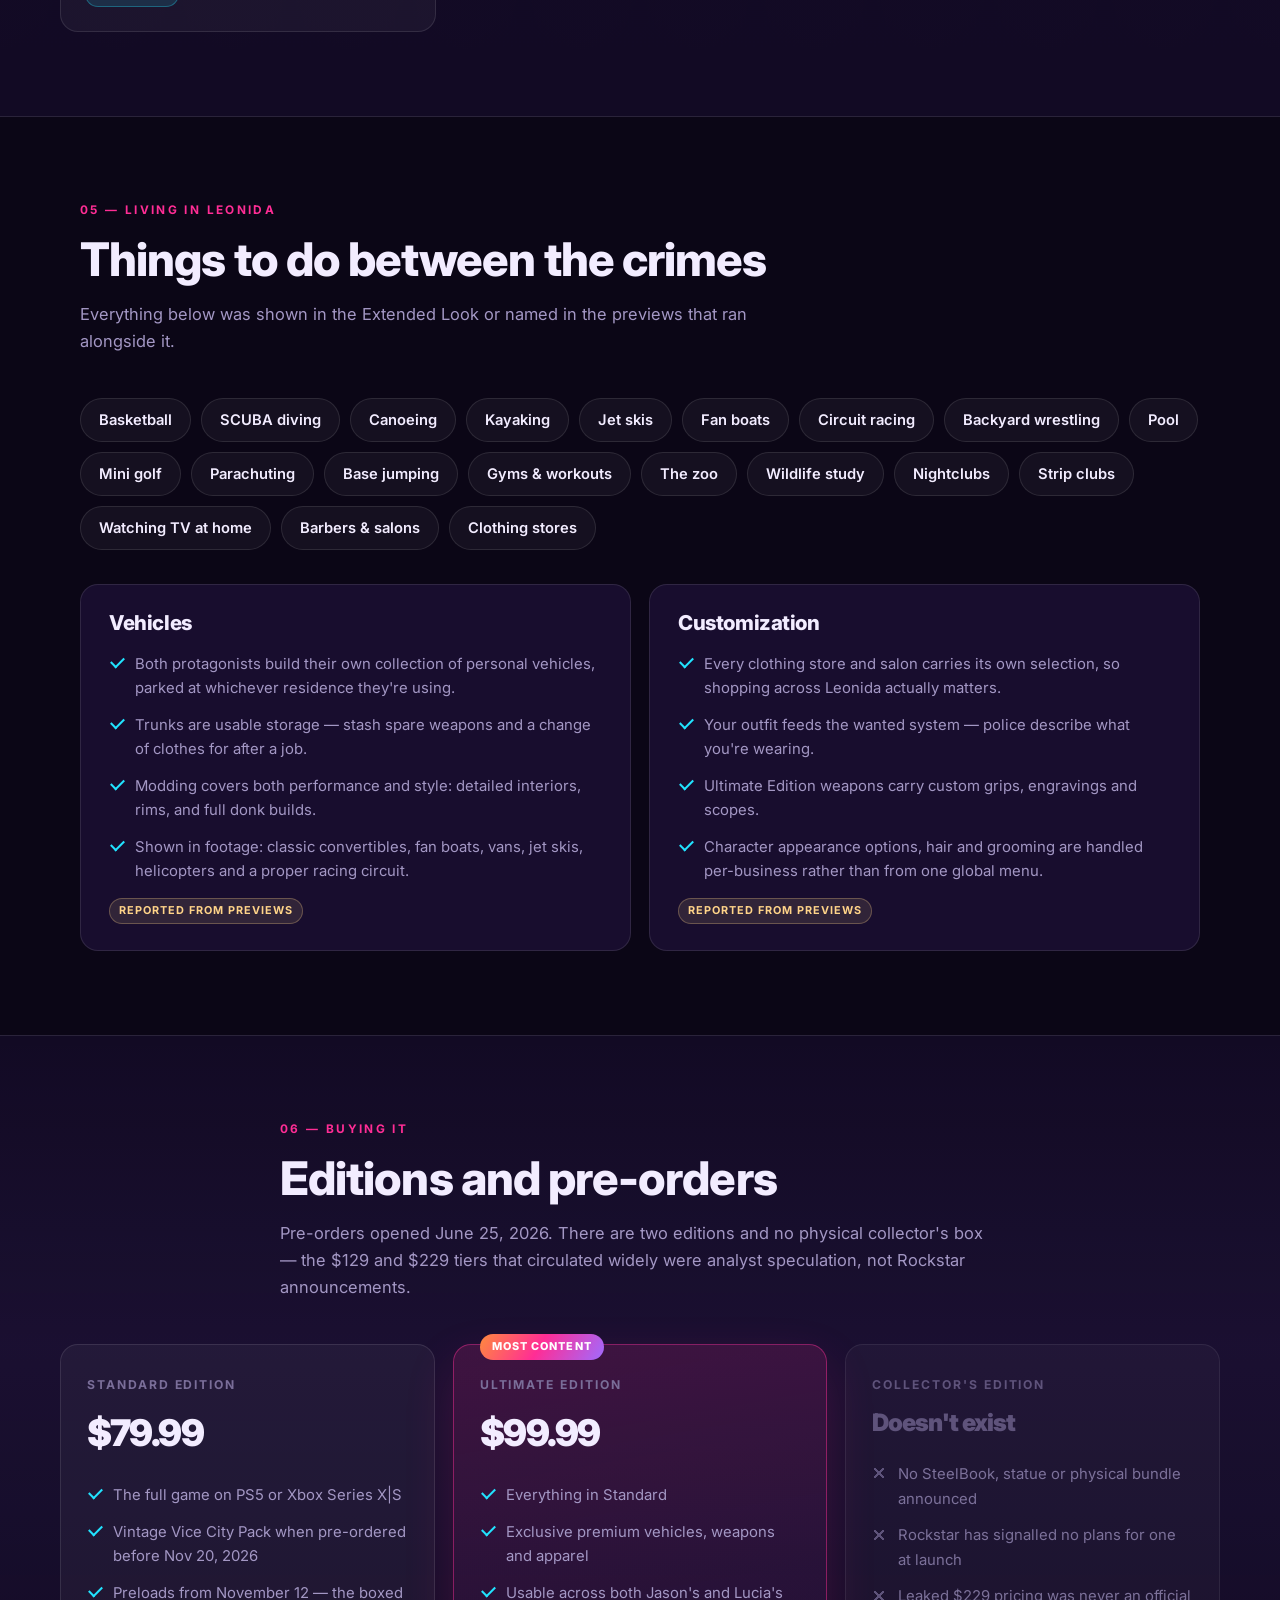
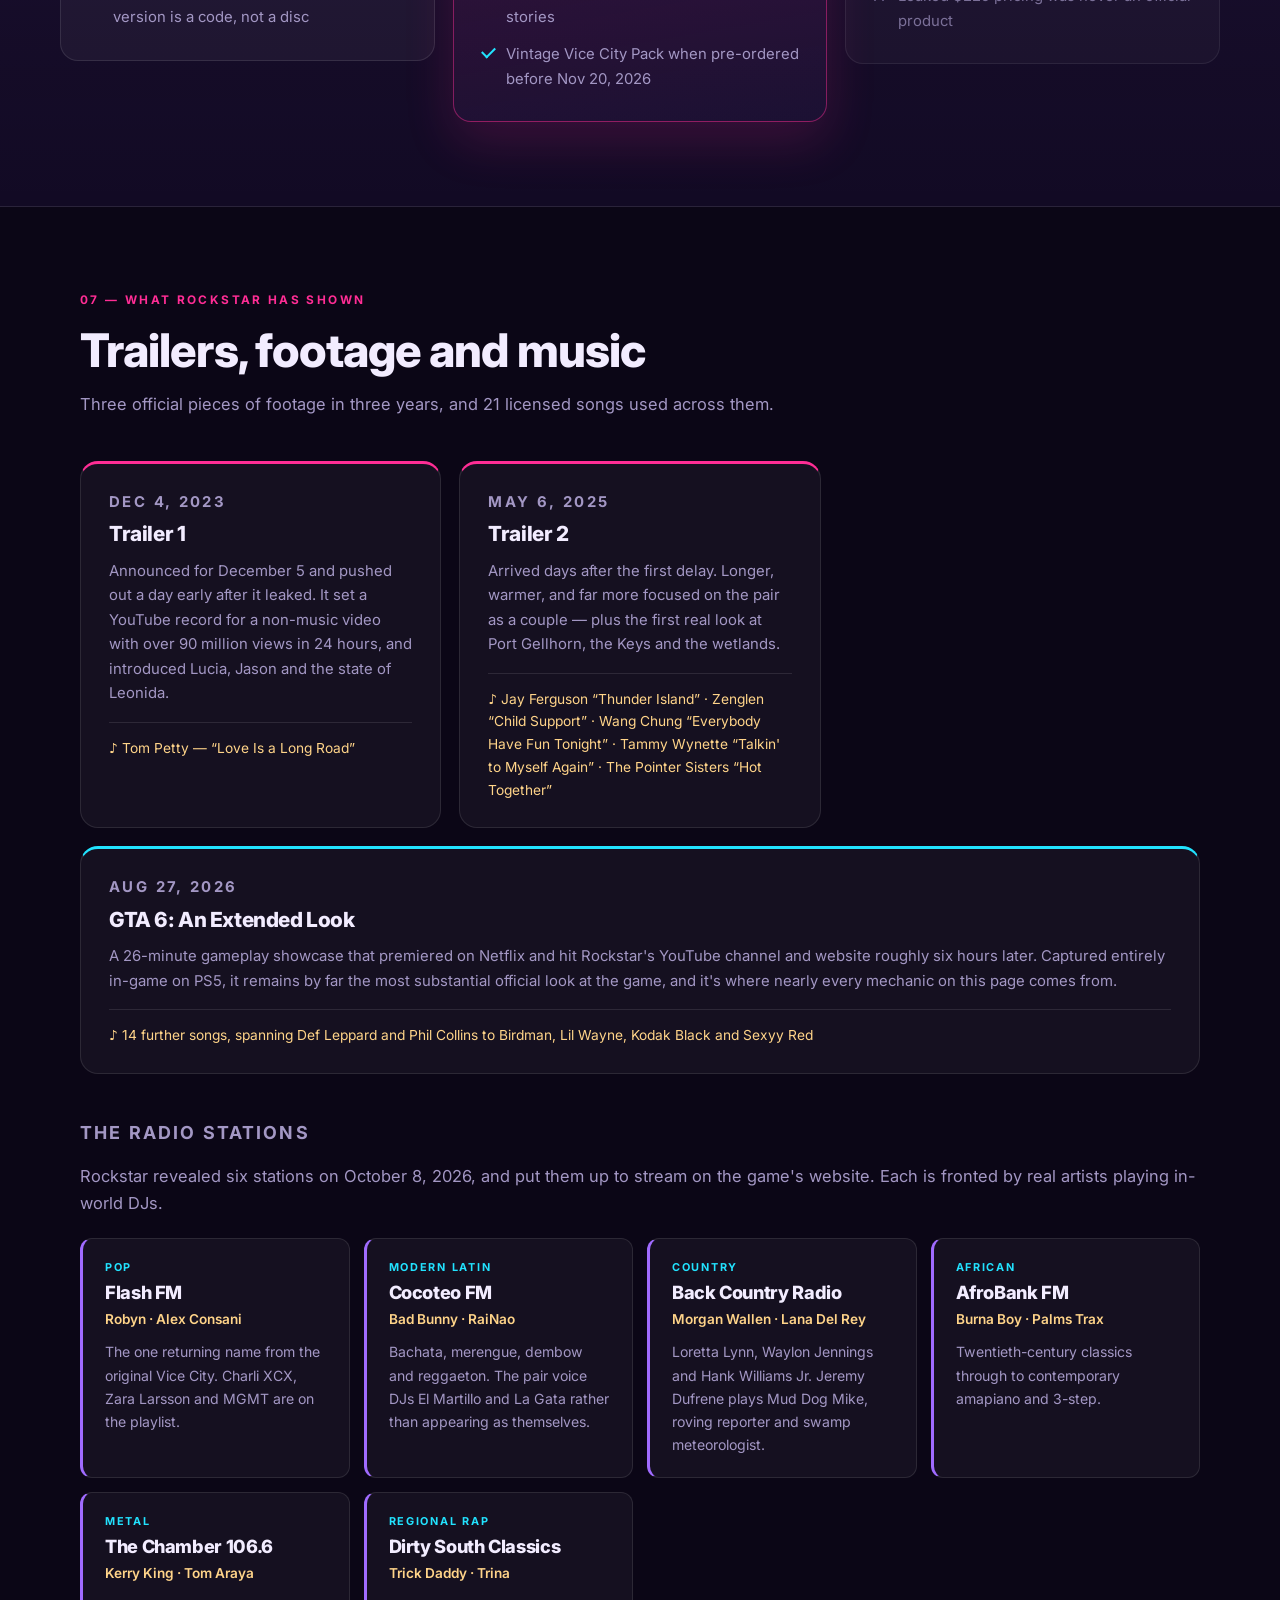
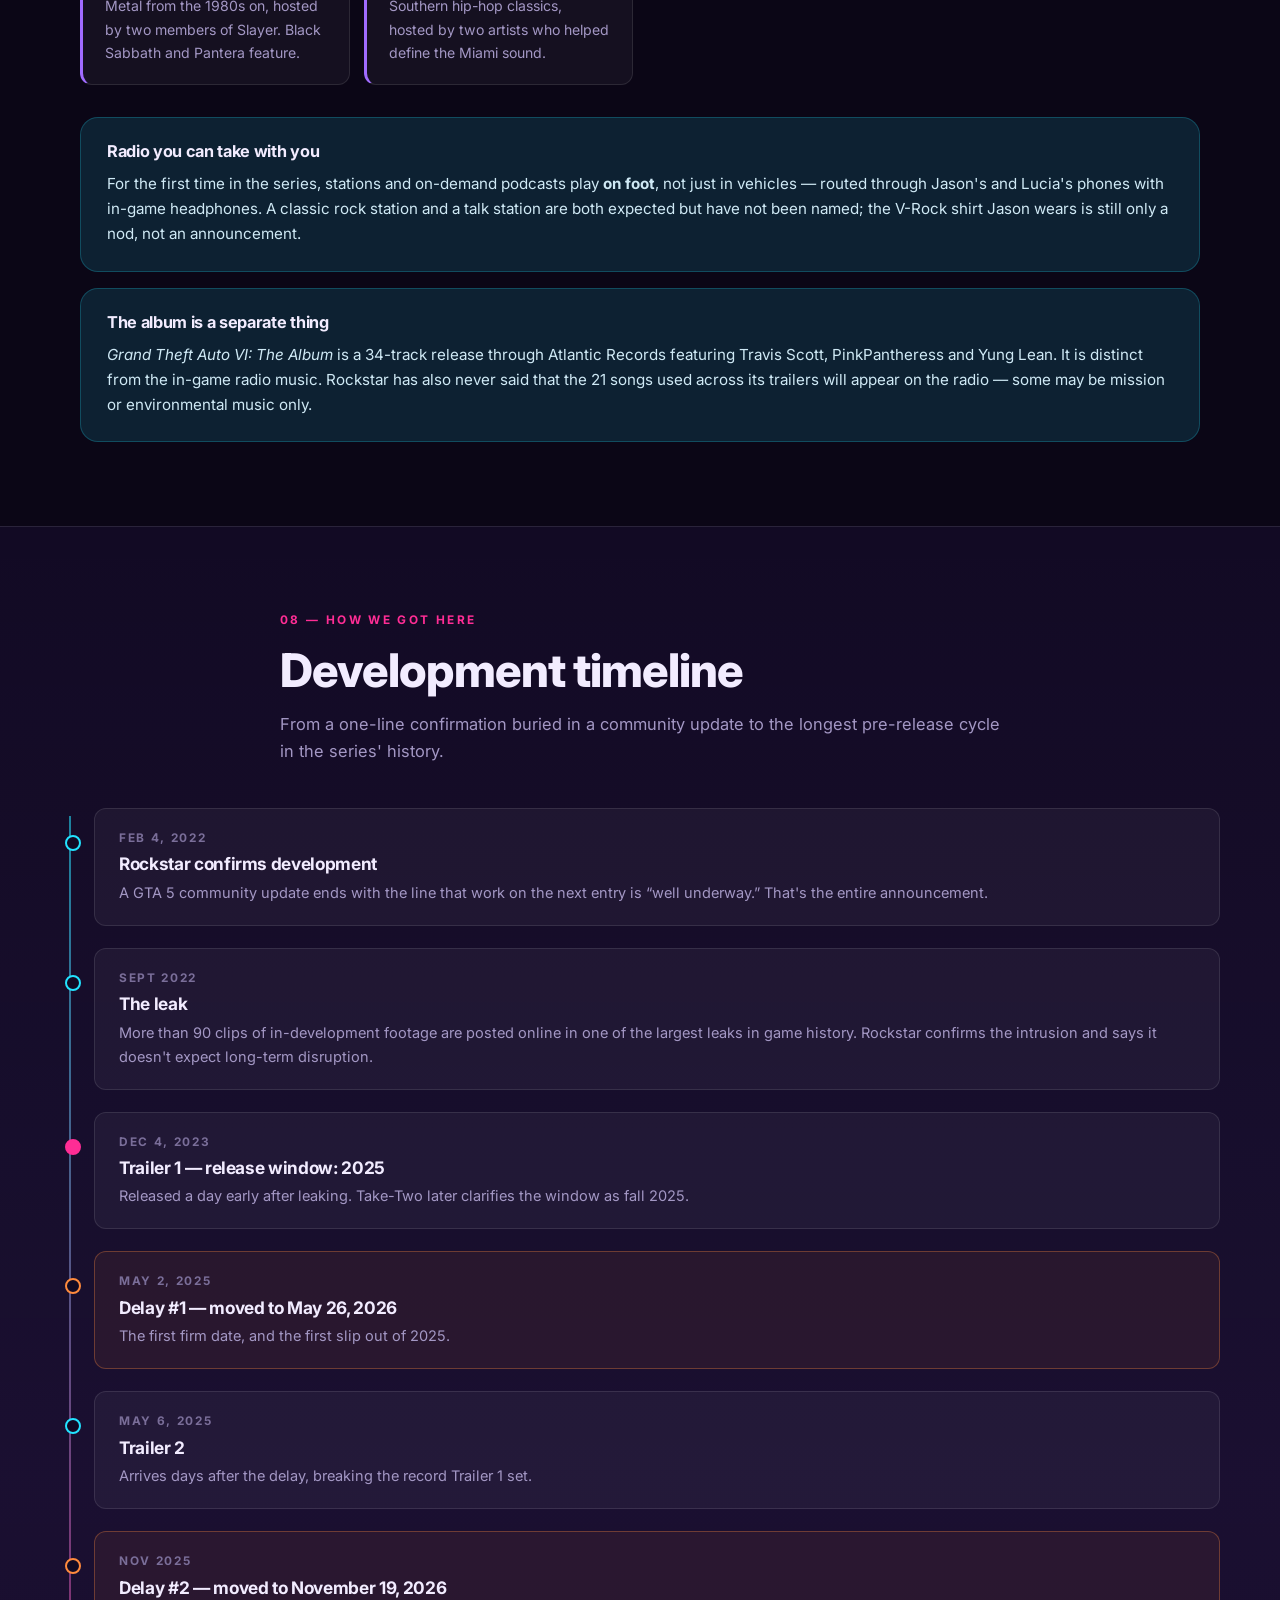
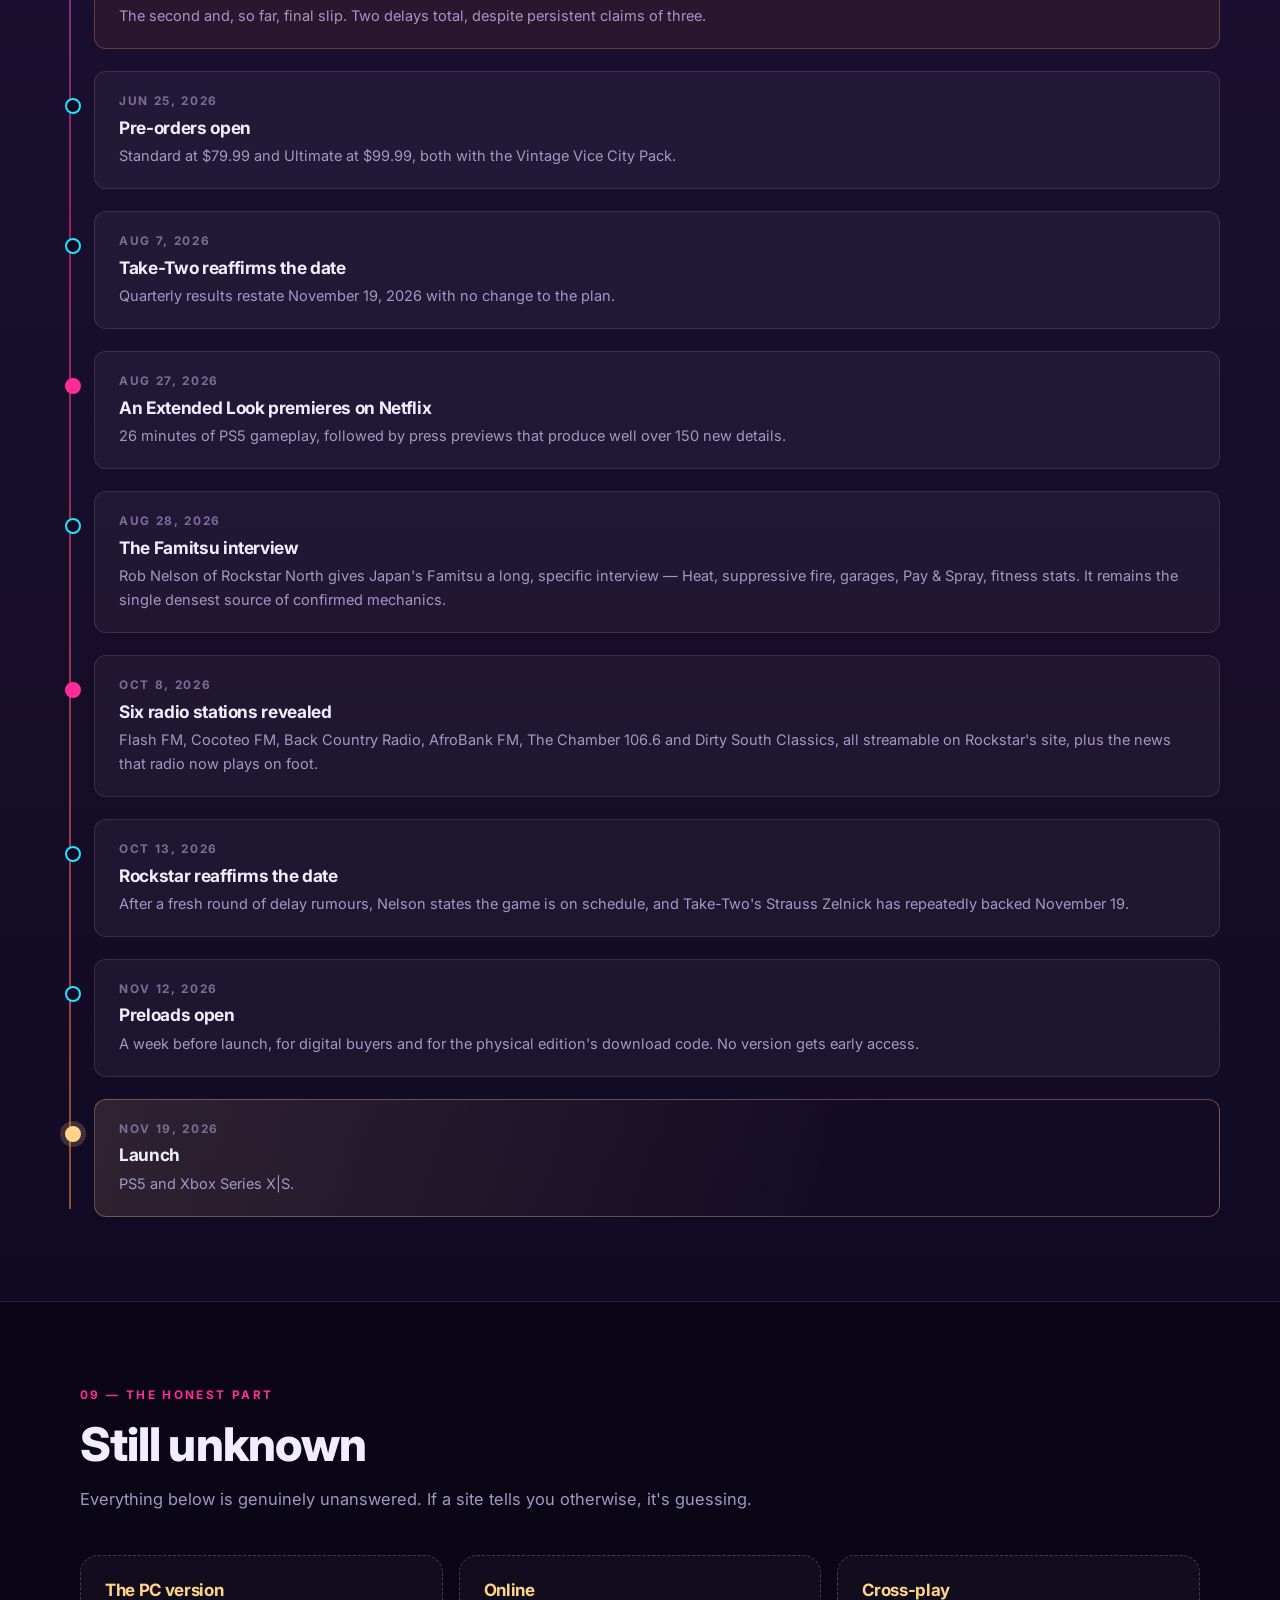
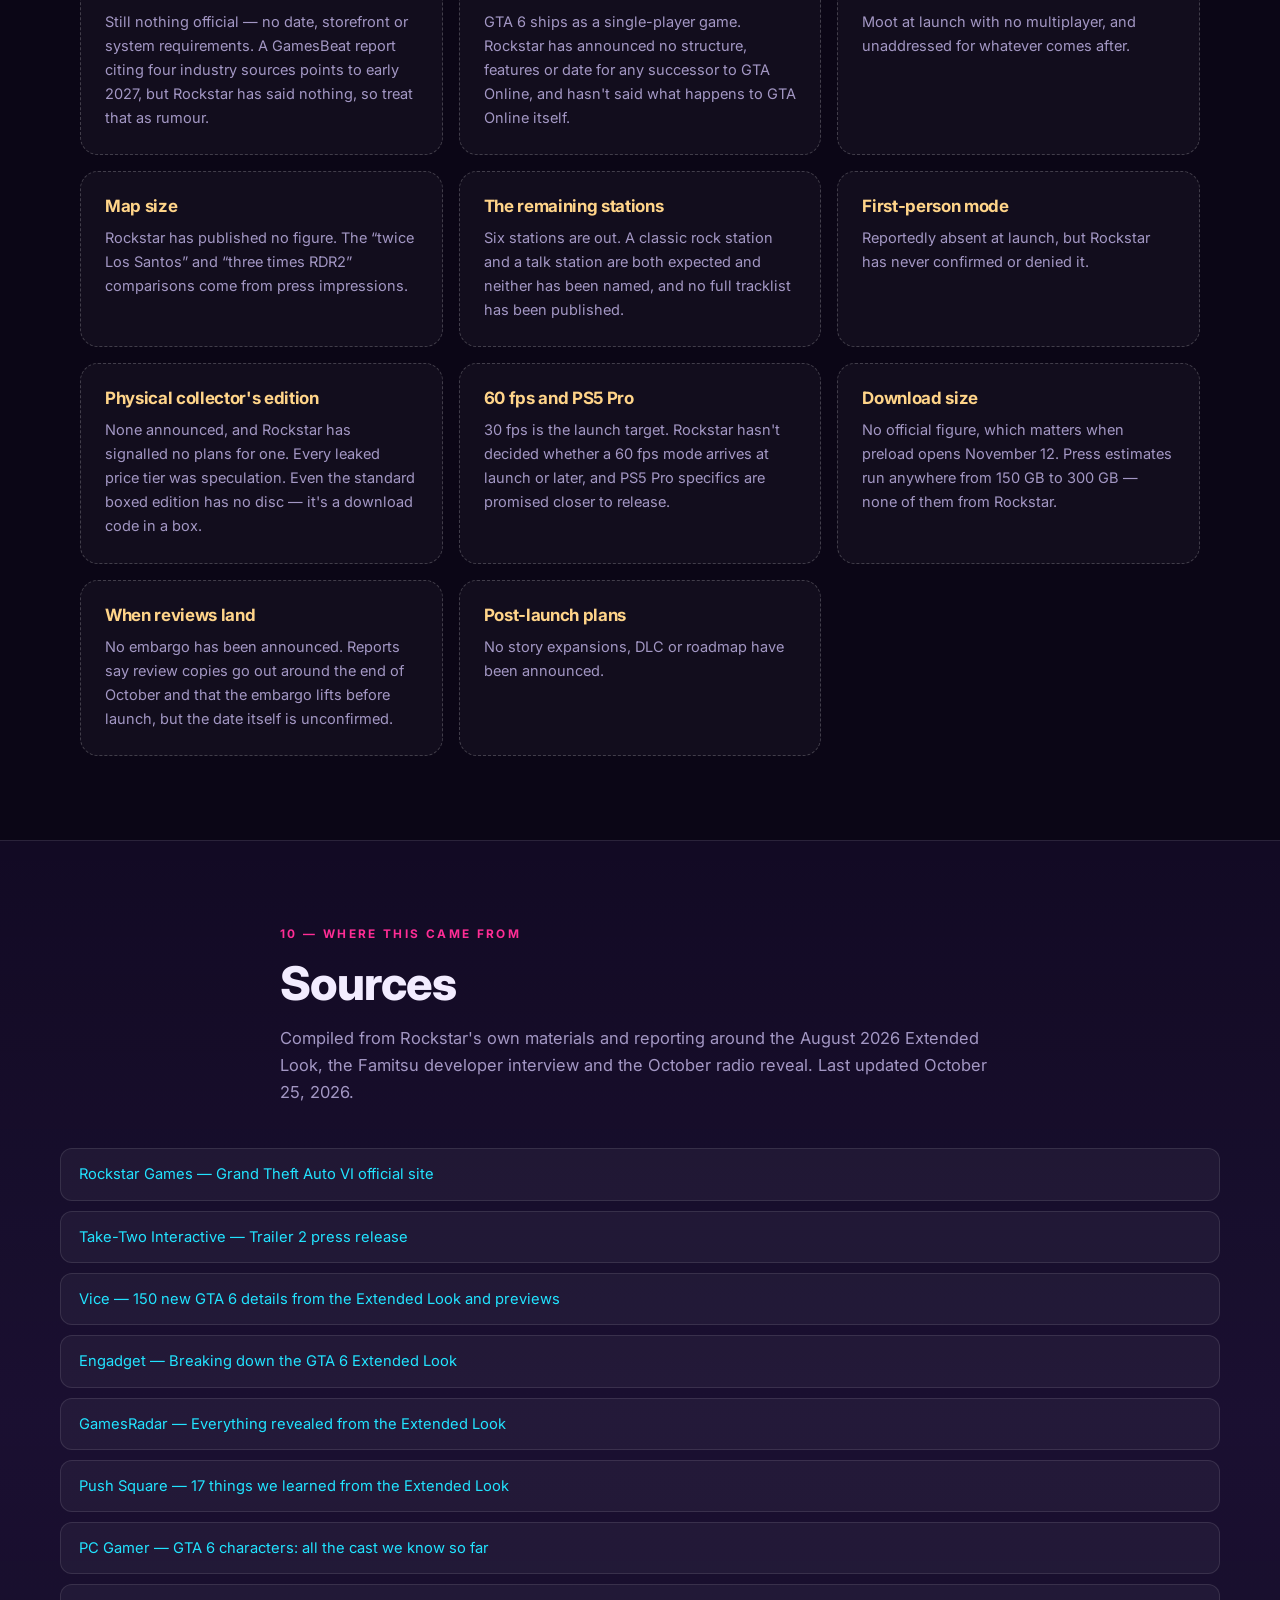
<file: gta6.html>
<!DOCTYPE html>
<html lang="en">
<head>
  <meta charset="UTF-8" />
  <meta name="viewport" content="width=device-width, initial-scale=1.0" />
  <title>GTA 6 — Everything We Know | Fliqora</title>
  <meta name="description" content="Every confirmed detail about Grand Theft Auto VI: the November 19, 2026 release date, Leonida map, Jason and Lucia, gameplay systems from the Extended Look, editions, soundtrack and the full development timeline." />
  <meta name="theme-color" content="#0b0616" />
  <link rel="icon" type="image/svg+xml" href="favicon.svg" />
  <link rel="canonical" href="https://alexanderbruun4-coder.github.io/media-hub/gta6.html" />

  <meta property="og:type" content="website" />
  <meta property="og:site_name" content="Fliqora" />
  <meta property="og:title" content="GTA 6 — Everything We Know" />
  <meta property="og:description" content="Release date, map, characters, gameplay systems, editions and the full timeline — every confirmed Grand Theft Auto VI detail in one place." />
  <meta property="og:url" content="https://alexanderbruun4-coder.github.io/media-hub/gta6.html" />
  <meta property="og:image" content="https://alexanderbruun4-coder.github.io/media-hub/og-image.png" />
  <meta name="twitter:card" content="summary_large_image" />

  <link rel="preconnect" href="https://fonts.googleapis.com" />
  <link rel="preconnect" href="https://fonts.gstatic.com" crossorigin />
  <link href="https://fonts.googleapis.com/css2?family=Inter:wght@300;400;500;600;700;800;900&display=swap" rel="stylesheet" />

  <link rel="stylesheet" href="gta6.css?v=2" />
</head>
<body>

<a href="#glance" class="skip-link">Skip to content</a>

<!-- ============================================================
     NAV — sticky, scroll-spy highlights the section in view
     ============================================================ -->
<header class="g6-nav" id="g6nav">
  <div class="g6-nav-inner">
    <a class="g6-brand" href="index.html" aria-label="Back to Fliqora">
      <span class="g6-brand-mark" aria-hidden="true">
        <svg viewBox="0 0 24 24" fill="currentColor">
          <path d="M12 1.5c.9 5.6 3.9 8.6 9.5 9.5-5.6.9-8.6 3.9-9.5 9.5-.9-5.6-3.9-8.6-9.5-9.5 5.6-.9 8.6-3.9 9.5-9.5Z"/>
        </svg>
      </span>
      <span class="g6-brand-text">Fliqora</span>
    </a>

    <nav class="g6-links" id="g6links" aria-label="Page sections">
      <a href="#glance">Facts</a>
      <a href="#story">Story</a>
      <a href="#map">Map</a>
      <a href="#gameplay">Gameplay</a>
      <a href="#activities">World</a>
      <a href="#editions">Editions</a>
      <a href="#media">Media</a>
      <a href="#timeline">Timeline</a>
      <a href="#unknown">Unknowns</a>
    </nav>

    <a class="g6-nav-cta" href="#countdown">
      <span class="g6-dot" aria-hidden="true"></span>
      <span id="navDays">Nov 19, 2026</span>
    </a>

    <button class="g6-nav-toggle" id="navToggle" type="button" aria-label="Show sections" aria-expanded="false">
      <svg viewBox="0 0 24 24" fill="none" stroke="currentColor" stroke-width="2.2" stroke-linecap="round" aria-hidden="true">
        <path d="M4 7h16M4 12h16M4 17h16"/>
      </svg>
    </button>
  </div>
</header>

<!-- ============================================================
     HERO — sunset grid, neon title, live countdown
     ============================================================ -->
<section class="hero" id="top">
  <div class="hero-sky" aria-hidden="true">
    <div class="hero-sun"></div>
    <div class="hero-grid"></div>
    <div class="hero-palms">
      <svg viewBox="0 0 1440 260" preserveAspectRatio="none" aria-hidden="true">
        <path d="M0 260V150c60 6 96 34 120 62 8-46 32-74 66-92-30 4-52 14-66 30 12-38 40-60 82-70-32-4-58 2-78 18 20-32 52-48 96-50-24-14-52-14-84 2 30-28 66-38 108-30-26-20-56-24-90-14 34-24 72-28 114-14-8 62-14 130-14 198z" fill="currentColor" opacity=".9"/>
        <path d="M1440 260V120c-70 8-112 40-140 74-10-54-38-86-78-108 36 6 62 18 78 36-14-44-46-70-96-82 38-4 68 2 92 22-24-38-62-56-114-58 28-18 62-16 100 2-36-32-78-44-128-34 32-24 66-28 104-16-40-28-84-32-134-14 12 72 18 152 18 232z" fill="currentColor" opacity=".9"/>
      </svg>
    </div>
  </div>

  <div class="hero-inner">
    <p class="hero-eyebrow">Grand Theft Auto&nbsp;VI · Rockstar Games</p>
    <h1 class="hero-title"><span class="hero-title-g">GTA</span><span class="hero-title-6">6</span></h1>
    <p class="hero-sub">
      Everything publicly known about the return to Vice City — the confirmed
      release date, the state of Leonida, Jason and Lucia, and every gameplay
      system Rockstar has actually shown.
    </p>

    <div class="hero-chips">
      <span class="chip chip--live">Releases Nov 19, 2026</span>
      <span class="chip">PS5 · Xbox Series X|S</span>
      <span class="chip">$79.99 / $99.99</span>
      <span class="chip">Single-player</span>
    </div>

    <div class="countdown" id="countdown" aria-live="polite">
      <div class="cd-unit"><span class="cd-num" id="cdDays">—</span><span class="cd-label">Days</span></div>
      <div class="cd-sep" aria-hidden="true">:</div>
      <div class="cd-unit"><span class="cd-num" id="cdHours">—</span><span class="cd-label">Hours</span></div>
      <div class="cd-sep" aria-hidden="true">:</div>
      <div class="cd-unit"><span class="cd-num" id="cdMins">—</span><span class="cd-label">Minutes</span></div>
      <div class="cd-sep" aria-hidden="true">:</div>
      <div class="cd-unit"><span class="cd-num" id="cdSecs">—</span><span class="cd-label">Seconds</span></div>
    </div>
    <p class="countdown-note" id="countdownNote">
      Counting down to launch — November 19, 2026, 00:00 local time.
    </p>

    <div class="hero-actions">
      <a class="btn btn--primary" href="#glance">Start with the facts</a>
      <a class="btn btn--ghost" href="#unknown">What's still unknown</a>
    </div>
  </div>

  <div class="hero-legend">
    <span><i class="lg lg--confirmed"></i> Confirmed by Rockstar</span>
    <span><i class="lg lg--reported"></i> Reported / from previews</span>
  </div>
</section>

<main>

<!-- ============================================================
     AT A GLANCE
     ============================================================ -->
<section class="sec" id="glance">
  <div class="sec-head">
    <p class="sec-kicker">01 — The short version</p>
    <h2>At a glance</h2>
    <p class="sec-lead">
      The facts that answer 90% of GTA 6 questions, without the rumour mill.
    </p>
  </div>

  <div class="facts">
    <article class="fact">
      <h3>Release date</h3>
      <p class="fact-value">November 19, 2026</p>
      <p class="fact-note">Set after two delays. Take-Two reaffirmed the date at its August 7, 2026 earnings call.</p>
      <span class="tag tag--confirmed">Confirmed</span>
    </article>

    <article class="fact">
      <h3>Platforms</h3>
      <p class="fact-value">PS5 · Xbox Series X|S</p>
      <p class="fact-note">Current-gen consoles only. No PS4/Xbox One version, and no PC version announced.</p>
      <span class="tag tag--confirmed">Confirmed</span>
    </article>

    <article class="fact">
      <h3>Price</h3>
      <p class="fact-value">$79.99 / $99.99</p>
      <p class="fact-note">Standard and Ultimate. No physical collector's edition announced.</p>
      <span class="tag tag--confirmed">Confirmed</span>
    </article>

    <article class="fact">
      <h3>Setting</h3>
      <p class="fact-value">State of Leonida</p>
      <p class="fact-note">A fictional Florida, with Vice City (Miami) at its centre — the series' first return there since 2002.</p>
      <span class="tag tag--confirmed">Confirmed</span>
    </article>

    <article class="fact">
      <h3>Protagonists</h3>
      <p class="fact-value">Jason &amp; Lucia</p>
      <p class="fact-note">Two playable leads, swappable through most of the game. Lucia is the mainline series' first female protagonist.</p>
      <span class="tag tag--confirmed">Confirmed</span>
    </article>

    <article class="fact">
      <h3>Mode</h3>
      <p class="fact-value">Single-player</p>
      <p class="fact-note">Rockstar describes GTA 6 as a single-player experience. No online mode ships at launch.</p>
      <span class="tag tag--confirmed">Confirmed</span>
    </article>

    <article class="fact">
      <h3>Preload opens</h3>
      <p class="fact-value">November 12, 2026</p>
      <p class="fact-note">One week before launch, for digital copies and the code-in-a-box physical edition. No early access for any version.</p>
      <span class="tag tag--confirmed">Confirmed</span>
    </article>

    <article class="fact">
      <h3>Campaign length</h3>
      <p class="fact-value">~80 hours</p>
      <p class="fact-note">Chapter-based structure, per previews from the August 2026 press event.</p>
      <span class="tag tag--reported">Reported</span>
    </article>

    <article class="fact">
      <h3>Performance</h3>
      <p class="fact-value">30 fps at launch</p>
      <p class="fact-note">Rockstar North's Rob Nelson confirmed current console builds target 30 fps. A 60 fps mode is undecided.</p>
      <span class="tag tag--confirmed">Confirmed</span>
    </article>
  </div>
</section>

<!-- ============================================================
     STORY & CHARACTERS
     ============================================================ -->
<section class="sec sec--alt" id="story">
  <div class="sec-head">
    <p class="sec-kicker">02 — Premise &amp; cast</p>
    <h2>Story and characters</h2>
    <p class="sec-lead">
      A Bonnie-and-Clyde crime story that starts with a job gone wrong and
      spirals into a conspiracy that runs the length of the state.
    </p>
  </div>

  <blockquote class="pullquote">
    “Jason and Lucia have always known the deck is stacked against them. But when
    an easy score goes wrong, they find themselves on the darkest side of the
    sunniest place in America, in the middle of a criminal conspiracy stretching
    across the state of Leonida.”
    <cite>— Rockstar Games, official synopsis</cite>
  </blockquote>

  <h3 class="sub-head">The two leads</h3>
  <div class="leads">
    <article class="lead-card lead-card--lucia">
      <div class="lead-portrait" aria-hidden="true">
        <span class="lead-initial">L</span>
      </div>
      <div class="lead-body">
        <p class="lead-role">Playable protagonist</p>
        <h4>Lucia Caminos</h4>
        <p class="lead-vo">Voiced by Manni L. Perez</p>
        <p>
          The first female protagonist in a mainline Grand Theft Auto. Lucia
          comes out of Leonida Penitentiary at the start of the story, having
          taken the fall for a fight that was about protecting her family. She's
          on parole, out of patience, and looking for the one score that buys the
          life she was promised.
        </p>
        <ul class="lead-facts">
          <li>Latina lead; family roots run through Liberty City</li>
          <li>Freshly released, on parole as the story opens</li>
          <li>Shown handling melee brawls, dodges and struggle sequences</li>
        </ul>
      </div>
    </article>

    <article class="lead-card lead-card--jason">
      <div class="lead-portrait" aria-hidden="true">
        <span class="lead-initial">J</span>
      </div>
      <div class="lead-body">
        <p class="lead-role">Playable protagonist</p>
        <h4>Jason Duval</h4>
        <p class="lead-vo">Voiced by Dylan Rourke</p>
        <p>
          A former soldier who grew up around hustlers and drifted back into the
          life after service. When we meet him he's running errands for local
          drug traffickers in the Keys, telling himself it's temporary. He wants
          an easy life; Leonida keeps sending the bill.
        </p>
        <ul class="lead-facts">
          <li>Ex-military; comfortable with guns, less so with the consequences</li>
          <li>Based in the Leonida Keys before the story pulls him inland</li>
          <li>Wears a V-Rock shirt in footage — a nod to the original Vice City</li>
        </ul>
      </div>
    </article>
  </div>

  <h3 class="sub-head">Supporting cast</h3>
  <div class="cast">
    <article class="cast-card">
      <h4>Brian Heder</h4>
      <p>Old-school criminal running things out of the Keys, and Jason's way into the local trade.</p>
    </article>
    <article class="cast-card">
      <h4>Cal Hampton</h4>
      <p>Jason's friend and a committed conspiracy theorist — the kind who is occasionally, alarmingly, right.</p>
    </article>
    <article class="cast-card">
      <h4>Boobie Ike</h4>
      <p>Vice City businessman who turned street money into legitimate holdings, including a strip club and a studio.</p>
    </article>
    <article class="cast-card">
      <h4>Dre'Quan Priest</h4>
      <p>Music promoter working with Boobie Ike, building an artist roster out of Vice City's club scene.</p>
    </article>
    <article class="cast-card">
      <h4>Real Dimez</h4>
      <p>Rap duo Roxy and Bae-Bae, signed by Dre'Quan — the game's window into Leonida's music economy.</p>
    </article>
    <article class="cast-card">
      <h4>Raul Bautista</h4>
      <p>A career bank robber who pulls Jason and Lucia into the crew work the story is built around.</p>
    </article>
  </div>

  <div class="note-card">
    <h4>How the partnership works</h4>
    <p>
      You control Jason and Lucia interchangeably through most of the campaign.
      The romance between them is <strong>optional</strong> — you can keep the
      partnership strictly professional and still see the whole story — but the
      strength of their bond changes how certain scenes and events play out.
      Missions branch too: some let you choose whether to drive or to shoot while
      your partner takes the wheel.
      <span class="tag tag--reported">Reported from previews</span>
    </p>
  </div>
</section>

<!-- ============================================================
     MAP
     ============================================================ -->
<section class="sec" id="map">
  <div class="sec-head">
    <p class="sec-kicker">03 — The world</p>
    <h2>Leonida, region by region</h2>
    <p class="sec-lead">
      Six regions have been named officially. Click one to read what's been shown
      of it. Rockstar has never published a map size — the figures below come
      from press previews, not from Rockstar.
    </p>
  </div>

  <div class="map-shell">
    <ul class="region-list" id="regionList" role="tablist" aria-label="Leonida regions">
      <li><button class="region-btn is-active" role="tab" aria-selected="true" data-region="vice-city">Vice City<span>Miami</span></button></li>
      <li><button class="region-btn" role="tab" aria-selected="false" data-region="keys">Leonida Keys<span>Florida Keys</span></button></li>
      <li><button class="region-btn" role="tab" aria-selected="false" data-region="grassrivers">Grassrivers<span>Everglades</span></button></li>
      <li><button class="region-btn" role="tab" aria-selected="false" data-region="port-gellhorn">Port Gellhorn<span>Panhandle coast</span></button></li>
      <li><button class="region-btn" role="tab" aria-selected="false" data-region="ambrosia">Ambrosia<span>Rural inland</span></button></li>
      <li><button class="region-btn" role="tab" aria-selected="false" data-region="kalaga">Mount Kalaga<span>National park</span></button></li>
    </ul>

    <div class="region-panel" id="regionPanel" role="tabpanel" aria-live="polite">
      <!-- filled by gta6.js -->
    </div>
  </div>

  <div class="scale-row">
    <article class="scale-card">
      <p class="scale-num">~2×</p>
      <p>Vice City compared to GTA 5's Los Santos</p>
      <span class="tag tag--reported">Reported</span>
    </article>
    <article class="scale-card">
      <p class="scale-num">~3×</p>
      <p>Leonida compared to Red Dead Redemption 2's world</p>
      <span class="tag tag--reported">Reported</span>
    </article>
    <article class="scale-card">
      <p class="scale-num">6</p>
      <p>Regions named officially so far</p>
      <span class="tag tag--confirmed">Confirmed</span>
    </article>
  </div>
</section>

<!-- ============================================================
     GAMEPLAY SYSTEMS
     ============================================================ -->
<section class="sec sec--alt" id="gameplay">
  <div class="sec-head">
    <p class="sec-kicker">04 — Systems</p>
    <h2>How it actually plays</h2>
    <p class="sec-lead">
      Between the 26-minute Extended Look, the press previews around it and Rob
      Nelson's long Famitsu interview, the mechanics are now unusually
      well documented. Filter by what you care about.
    </p>
  </div>

  <div class="filters" id="sysFilters" role="group" aria-label="Filter gameplay systems">
    <button class="filter is-active" data-filter="all">All</button>
    <button class="filter" data-filter="combat">Combat</button>
    <button class="filter" data-filter="crime">Crime &amp; police</button>
    <button class="filter" data-filter="world">World</button>
    <button class="filter" data-filter="progression">Story systems</button>
    <button class="filter" data-filter="tech">Technical</button>
  </div>

  <div class="sys-grid" id="sysGrid">
    <article class="sys" data-cat="crime">
      <h3>Criminal Profile</h3>
      <p>
        Grades whether you operate as a professional or as someone violent —
        not good versus evil. Rob Nelson explicitly rejected an Honor-style
        system: there is no penalty for playing as a bad person and no correct
        way to play. The world simply reacts in kind.
      </p>
      <span class="tag tag--confirmed">Confirmed</span>
    </article>

    <article class="sys" data-cat="crime">
      <h3>Six-star wanted level</h3>
      <p>
        The sixth star is back after GTA 5 capped out at five. Stars also build
        gradually now rather than spiking the instant you cause trouble.
      </p>
      <span class="tag tag--reported">Reported</span>
    </article>

    <article class="sys" data-cat="crime world">
      <h3>No cops on the minimap</h3>
      <p>
        Police no longer show as blips. You use the Focus mechanic to spot them,
        which turns every chase into a question of what you can actually see.
      </p>
      <span class="tag tag--reported">Reported</span>
    </article>

    <article class="sys" data-cat="world">
      <h3>Focus</h3>
      <p>
        A held-input mode that highlights nearby objects, interactables and useful
        details in the environment — including police during a pursuit.
      </p>
      <span class="tag tag--reported">Reported</span>
    </article>

    <article class="sys" data-cat="combat">
      <h3>Slow-motion aiming</h3>
      <p>
        A Dead Eye–style bullet-time mode carries over from Red Dead Redemption 2,
        with target highlighting. Regular aiming is visibly smoother than GTA 5's.
      </p>
      <span class="tag tag--confirmed">Shown in Extended Look</span>
    </article>

    <article class="sys" data-cat="combat">
      <h3>Dodging and struggles</h3>
      <p>
        Melee gets a dedicated dodge. When a fight goes badly — Lucia is
        overpowered in one shown sequence — you fight out of it through timed
        prompts rather than losing control of the scene.
      </p>
      <span class="tag tag--confirmed">Shown in Extended Look</span>
    </article>

    <article class="sys" data-cat="combat">
      <h3>Limited weapon carrying</h3>
      <p>
        No bottomless weapon wheel: long guns cannot be hidden in your inventory
        at all. They live in Ammu-Nation lockers or a vehicle's trunk, so your
        loadout is a decision made before a job. Walking around visibly armed
        makes civilians uneasy and draws police attention. The exact carry limit
        — two rifles and two pistols — comes from previews rather than Rockstar.
      </p>
      <span class="tag tag--confirmed">Confirmed</span>
    </article>

    <article class="sys" data-cat="crime">
      <h3>Robberies: speed vs. take</h3>
      <p>
        Convenience stores, jewellers and small banks, each with security scaled
        to the payout. You can go in loud, or pick a back door with the Snap Gun
        lockpick, kill the cameras and leave unnoticed. Gang hideouts can be
        scouted for an estimated haul first. Story missions alone won't fund you
        — open-world crime is how you actually earn.
      </p>
      <span class="tag tag--confirmed">Confirmed</span>
    </article>

    <article class="sys" data-cat="progression">
      <h3>Chapter-based campaign</h3>
      <p>
        The story is structured in chapters across roughly 80 hours, with choices
        ranging from small talk to genuine turning points.
      </p>
      <span class="tag tag--reported">Reported</span>
    </article>

    <article class="sys" data-cat="progression">
      <h3>Optional romance, real consequences</h3>
      <p>
        Their relationship has a visible status. Strengthen it and you unlock
        small things like holding hands and kissing; let it sour and some of that
        goes away, though it can be repaired. You can keep them strictly
        platonic without cutting any of the campaign.
      </p>
      <span class="tag tag--confirmed">Confirmed</span>
    </article>

    <article class="sys" data-cat="progression combat">
      <h3>Mission freedom</h3>
      <p>
        Objectives allow more freedom in how you complete them and how you get
        away — including choosing whether you drive or shoot while your partner
        handles the other half.
      </p>
      <span class="tag tag--reported">Reported</span>
    </article>

    <article class="sys" data-cat="world">
      <h3>NPCs you can actually talk to</h3>
      <p>
        A contextual interaction system lets you greet, taunt, provoke or defuse
        the people around you — the same verb set Red Dead 2 used, in a city that
        answers back.
      </p>
      <span class="tag tag--reported">Reported</span>
    </article>

    <article class="sys" data-cat="world tech">
      <h3>600,000+ NPC animations</h3>
      <p>
        Against roughly 55,000 in GTA 5. Crowds are also individually
        art-directed rather than assembled purely by shuffling clothing and body
        parts procedurally.
      </p>
      <span class="tag tag--reported">Reported</span>
    </article>

    <article class="sys" data-cat="world">
      <h3>The phone is a physical object</h3>
      <p>
        Your phone exists in the world in your character's hand rather than as a
        flat interface pasted over the screen.
      </p>
      <span class="tag tag--reported">Reported</span>
    </article>

    <article class="sys" data-cat="tech">
      <h3>30 fps on PS5</h3>
      <p>
        Rob Nelson confirmed current console builds are targeting 30 fps. He did
        not rule out a 60 fps option but said it would be a question for the
        technical team, and Rockstar says PS5 Pro details come nearer launch.
        Digital Foundry's analysis expects 30 or 40 fps on Pro rather than 60.
      </p>
      <span class="tag tag--confirmed">Confirmed</span>
    </article>

    <article class="sys" data-cat="tech">
      <h3>No first-person mode at launch</h3>
      <p>
        GTA 5's first-person view is reportedly not in GTA 6 at release. Rockstar
        has not commented either way.
      </p>
      <span class="tag tag--reported">Reported</span>
    </article>

    <article class="sys" data-cat="crime">
      <h3>Heat</h3>
      <p>
        A new state between clean and wanted. Once a crime is reported, police
        hunt a <em>description</em> — your clothes, your face, your car, the gun
        they saw — inside a Heat area. Ditch the vehicle, change clothes, drop the
        weapon or leave the area and you shake them. Nelson described escaping a
        two-star chase clean.
      </p>
      <span class="tag tag--confirmed">Confirmed</span>
    </article>

    <article class="sys" data-cat="crime">
      <h3>Crimes need a witness</h3>
      <p>
        Unseen crimes no longer raise your wanted level automatically. If nobody
        saw it and nobody reported it, you are not wanted for it.
      </p>
      <span class="tag tag--confirmed">Confirmed</span>
    </article>

    <article class="sys" data-cat="combat">
      <h3>Suppressive fire</h3>
      <p>
        You can deliberately shoot <em>near</em> police rather than at them, to
        rattle and pin them while you get out. Nelson framed it as a way through a
        bad situation without a body count — though firing at all still moves your
        criminal profile. Tasers and limb shots are also reported as non-lethal
        options.
      </p>
      <span class="tag tag--confirmed">Confirmed</span>
    </article>

    <article class="sys" data-cat="crime world">
      <h3>Pay &amp; Spray returns</h3>
      <p>
        It repairs and repaints a car to break a police description, values a
        stolen one, and registers it as a personal vehicle. Selling at one puts
        that location on cooldown. Fancier paint needs a proper tuning shop.
      </p>
      <span class="tag tag--confirmed">Confirmed</span>
    </article>

    <article class="sys" data-cat="world">
      <h3>Garages and personal cars</h3>
      <p>
        You start with room for three personal vehicles and buy more garages
        across Leonida. Stolen cars sit on the radar in grey and eventually
        disappear unless you register them. High-end cars carry trackers until a
        fence removes them, and the Scooter Bros app delivers your car to you.
      </p>
      <span class="tag tag--confirmed">Confirmed</span>
    </article>

    <article class="sys" data-cat="progression world">
      <h3>Bodies that change</h3>
      <p>
        Health, Cardio, Fitness, Stamina and Strength are all tracked. Exercise
        builds muscle, overeating adds weight. Gym sessions are pacing minigames
        where pushing too fast strains you; food and energy drinks give temporary
        boosts, while training permanently raises your base stats.
      </p>
      <span class="tag tag--confirmed">Confirmed</span>
    </article>

    <article class="sys" data-cat="world">
      <h3>Safe zones</h3>
      <p>
        Some places refuse to be crime scenes. You can't steal the cars parked
        outside Dre'Quan's nightclub, and certain safehouses and story locations
        work the same way.
      </p>
      <span class="tag tag--confirmed">Confirmed</span>
    </article>

    <article class="sys" data-cat="progression">
      <h3>A bank account, and real losses</h3>
      <p>
        Money splits between a bank balance and the cash on you. Going down —
        Wasted or Busted — costs you, and being killed after causing trouble can
        take every dollar you were carrying.
      </p>
      <span class="tag tag--confirmed">Confirmed</span>
    </article>

    <article class="sys" data-cat="world progression">
      <h3>The map fills in as you go</h3>
      <p>
        Unexplored Leonida starts hidden and is revealed by actually going there.
        Safehouses change by chapter — Rockstar compares them to Red Dead 2's
        camps — and the characters around them keep daily schedules.
      </p>
      <span class="tag tag--confirmed">Confirmed</span>
    </article>

    <article class="sys" data-cat="progression">
      <h3>Two schedules, one story</h3>
      <p>
        Jason and Lucia each live their own day. You switch between them or
        arrange to meet up; some missions lock you to one, and some switch for
        you. The story opens in the Leonida Keys, at Jason's first home.
      </p>
      <span class="tag tag--confirmed">Confirmed</span>
    </article>

    <article class="sys" data-cat="world">
      <h3>Carjacking pushes back</h3>
      <p>
        Order a driver out and they might comply, refuse, or pull a gun on you.
        NPCs are armed often enough that taking a car is a decision rather than a
        formality.
      </p>
      <span class="tag tag--confirmed">Confirmed</span>
    </article>

    <article class="sys" data-cat="tech">
      <h3>DualSense support</h3>
      <p>
        Haptics are tuned per vehicle and per minigame, and the adaptive triggers
        map to acceleration — press deeper, go faster.
      </p>
      <span class="tag tag--confirmed">Confirmed</span>
    </article>
  </div>
  <p class="empty-note" id="sysEmpty" hidden>Nothing in this category yet.</p>
</section>

<!-- ============================================================
     ACTIVITIES & VEHICLES
     ============================================================ -->
<section class="sec" id="activities">
  <div class="sec-head">
    <p class="sec-kicker">05 — Living in Leonida</p>
    <h2>Things to do between the crimes</h2>
    <p class="sec-lead">
      Everything below was shown in the Extended Look or named in the previews
      that ran alongside it.
    </p>
  </div>

  <div class="activity-cloud">
    <span>Basketball</span><span>SCUBA diving</span><span>Canoeing</span>
    <span>Kayaking</span><span>Jet skis</span><span>Fan boats</span>
    <span>Circuit racing</span><span>Backyard wrestling</span><span>Pool</span>
    <span>Mini golf</span><span>Parachuting</span><span>Base jumping</span>
    <span>Gyms &amp; workouts</span><span>The zoo</span><span>Wildlife study</span>
    <span>Nightclubs</span><span>Strip clubs</span><span>Watching TV at home</span>
    <span>Barbers &amp; salons</span><span>Clothing stores</span>
  </div>

  <div class="two-col" id="vehicles">
    <article class="panel">
      <h3>Vehicles</h3>
      <ul class="ticks">
        <li>Both protagonists build their own collection of personal vehicles, parked at whichever residence they're using.</li>
        <li>Trunks are usable storage — stash spare weapons and a change of clothes for after a job.</li>
        <li>Modding covers both performance and style: detailed interiors, rims, and full donk builds.</li>
        <li>Shown in footage: classic convertibles, fan boats, vans, jet skis, helicopters and a proper racing circuit.</li>
      </ul>
      <span class="tag tag--reported">Reported from previews</span>
    </article>

    <article class="panel">
      <h3>Customization</h3>
      <ul class="ticks">
        <li>Every clothing store and salon carries its own selection, so shopping across Leonida actually matters.</li>
        <li>Your outfit feeds the wanted system — police describe what you're wearing.</li>
        <li>Ultimate Edition weapons carry custom grips, engravings and scopes.</li>
        <li>Character appearance options, hair and grooming are handled per-business rather than from one global menu.</li>
      </ul>
      <span class="tag tag--reported">Reported from previews</span>
    </article>
  </div>
</section>

<!-- ============================================================
     EDITIONS
     ============================================================ -->
<section class="sec sec--alt" id="editions">
  <div class="sec-head">
    <p class="sec-kicker">06 — Buying it</p>
    <h2>Editions and pre-orders</h2>
    <p class="sec-lead">
      Pre-orders opened June 25, 2026. There are two editions and no physical
      collector's box — the $129 and $229 tiers that circulated widely were
      analyst speculation, not Rockstar announcements.
    </p>
  </div>

  <div class="editions">
    <article class="ed">
      <p class="ed-name">Standard Edition</p>
      <p class="ed-price">$79.99</p>
      <ul class="ticks">
        <li>The full game on PS5 or Xbox Series X|S</li>
        <li>Vintage Vice City Pack when pre-ordered before Nov 20, 2026</li>
        <li>Preloads from November 12 — the boxed version is a code, not a disc</li>
      </ul>
    </article>

    <article class="ed ed--featured">
      <p class="ed-badge">Most content</p>
      <p class="ed-name">Ultimate Edition</p>
      <p class="ed-price">$99.99</p>
      <ul class="ticks">
        <li>Everything in Standard</li>
        <li>Exclusive premium vehicles, weapons and apparel</li>
        <li>Usable across both Jason's and Lucia's stories</li>
        <li>Vintage Vice City Pack when pre-ordered before Nov 20, 2026</li>
      </ul>
    </article>

    <article class="ed ed--muted">
      <p class="ed-name">Collector's Edition</p>
      <p class="ed-price">Doesn't exist</p>
      <ul class="ticks ticks--x">
        <li>No SteelBook, statue or physical bundle announced</li>
        <li>Rockstar has signalled no plans for one at launch</li>
        <li>Leaked $229 pricing was never an official product</li>
      </ul>
    </article>
  </div>
</section>

<!-- ============================================================
     MEDIA — trailers + soundtrack
     ============================================================ -->
<section class="sec" id="media">
  <div class="sec-head">
    <p class="sec-kicker">07 — What Rockstar has shown</p>
    <h2>Trailers, footage and music</h2>
    <p class="sec-lead">
      Three official pieces of footage in three years, and 21 licensed songs used
      across them.
    </p>
  </div>

  <div class="media-row">
    <article class="media-card">
      <p class="media-date">Dec 4, 2023</p>
      <h3>Trailer 1</h3>
      <p>
        Announced for December 5 and pushed out a day early after it leaked. It
        set a YouTube record for a non-music video with over 90 million views in
        24 hours, and introduced Lucia, Jason and the state of Leonida.
      </p>
      <p class="media-song">♪ Tom Petty — “Love Is a Long Road”</p>
    </article>

    <article class="media-card">
      <p class="media-date">May 6, 2025</p>
      <h3>Trailer 2</h3>
      <p>
        Arrived days after the first delay. Longer, warmer, and far more focused
        on the pair as a couple — plus the first real look at Port Gellhorn, the
        Keys and the wetlands.
      </p>
      <p class="media-song">
        ♪ Jay Ferguson “Thunder Island” · Zenglen “Child Support” ·
        Wang Chung “Everybody Have Fun Tonight” · Tammy Wynette “Talkin' to
        Myself Again” · The Pointer Sisters “Hot Together”
      </p>
    </article>

    <article class="media-card media-card--wide">
      <p class="media-date">Aug 27, 2026</p>
      <h3>GTA 6: An Extended Look</h3>
      <p>
        A 26-minute gameplay showcase that premiered on Netflix and hit Rockstar's
        YouTube channel and website roughly six hours later. Captured entirely
        in-game on PS5, it remains by far the most substantial official look at
        the game, and it's where nearly every mechanic on this page comes from.
      </p>
      <p class="media-song">
        ♪ 14 further songs, spanning Def Leppard and Phil Collins to Birdman,
        Lil Wayne, Kodak Black and Sexyy Red
      </p>
    </article>
  </div>

  <h3 class="sub-head">The radio stations</h3>
  <p class="sec-lead station-intro">
    Rockstar revealed six stations on October 8, 2026, and put them up to stream
    on the game's website. Each is fronted by real artists playing in-world DJs.
  </p>

  <div class="stations">
    <article class="station">
      <p class="station-genre">Pop</p>
      <h4>Flash FM</h4>
      <p class="station-hosts">Robyn · Alex Consani</p>
      <p>The one returning name from the original Vice City. Charli XCX, Zara Larsson and MGMT are on the playlist.</p>
    </article>

    <article class="station">
      <p class="station-genre">Modern Latin</p>
      <h4>Cocoteo FM</h4>
      <p class="station-hosts">Bad Bunny · RaiNao</p>
      <p>Bachata, merengue, dembow and reggaeton. The pair voice DJs El Martillo and La Gata rather than appearing as themselves.</p>
    </article>

    <article class="station">
      <p class="station-genre">Country</p>
      <h4>Back Country Radio</h4>
      <p class="station-hosts">Morgan Wallen · Lana Del Rey</p>
      <p>Loretta Lynn, Waylon Jennings and Hank Williams Jr. Jeremy Dufrene plays Mud Dog Mike, roving reporter and swamp meteorologist.</p>
    </article>

    <article class="station">
      <p class="station-genre">African</p>
      <h4>AfroBank FM</h4>
      <p class="station-hosts">Burna Boy · Palms Trax</p>
      <p>Twentieth-century classics through to contemporary amapiano and 3-step.</p>
    </article>

    <article class="station">
      <p class="station-genre">Metal</p>
      <h4>The Chamber 106.6</h4>
      <p class="station-hosts">Kerry King · Tom Araya</p>
      <p>Metal from the 1980s on, hosted by two members of Slayer. Black Sabbath and Pantera feature.</p>
    </article>

    <article class="station">
      <p class="station-genre">Regional rap</p>
      <h4>Dirty South Classics</h4>
      <p class="station-hosts">Trick Daddy · Trina</p>
      <p>Southern hip-hop classics, hosted by two artists who helped define the Miami sound.</p>
    </article>
  </div>

  <div class="note-card">
    <h4>Radio you can take with you</h4>
    <p>
      For the first time in the series, stations and on-demand podcasts play
      <strong>on foot</strong>, not just in vehicles — routed through Jason's and
      Lucia's phones with in-game headphones. A classic rock station and a talk
      station are both expected but have not been named; the V-Rock shirt Jason
      wears is still only a nod, not an announcement.
    </p>
  </div>

  <div class="note-card">
    <h4>The album is a separate thing</h4>
    <p>
      <em>Grand Theft Auto VI: The Album</em> is a 34-track release through
      Atlantic Records featuring Travis Scott, PinkPantheress and Yung Lean. It
      is distinct from the in-game radio music. Rockstar has also never said that
      the 21 songs used across its trailers will appear on the radio — some may
      be mission or environmental music only.
    </p>
  </div>
</section>

<!-- ============================================================
     TIMELINE
     ============================================================ -->
<section class="sec sec--alt" id="timeline">
  <div class="sec-head">
    <p class="sec-kicker">08 — How we got here</p>
    <h2>Development timeline</h2>
    <p class="sec-lead">
      From a one-line confirmation buried in a community update to the longest
      pre-release cycle in the series' history.
    </p>
  </div>

  <ol class="timeline">
    <li class="tl">
      <p class="tl-date">Feb 4, 2022</p>
      <h3>Rockstar confirms development</h3>
      <p>A GTA 5 community update ends with the line that work on the next entry is “well underway.” That's the entire announcement.</p>
    </li>
    <li class="tl">
      <p class="tl-date">Sept 2022</p>
      <h3>The leak</h3>
      <p>More than 90 clips of in-development footage are posted online in one of the largest leaks in game history. Rockstar confirms the intrusion and says it doesn't expect long-term disruption.</p>
    </li>
    <li class="tl tl--major">
      <p class="tl-date">Dec 4, 2023</p>
      <h3>Trailer 1 — release window: 2025</h3>
      <p>Released a day early after leaking. Take-Two later clarifies the window as fall 2025.</p>
    </li>
    <li class="tl tl--delay">
      <p class="tl-date">May 2, 2025</p>
      <h3>Delay #1 — moved to May 26, 2026</h3>
      <p>The first firm date, and the first slip out of 2025.</p>
    </li>
    <li class="tl">
      <p class="tl-date">May 6, 2025</p>
      <h3>Trailer 2</h3>
      <p>Arrives days after the delay, breaking the record Trailer 1 set.</p>
    </li>
    <li class="tl tl--delay">
      <p class="tl-date">Nov 2025</p>
      <h3>Delay #2 — moved to November 19, 2026</h3>
      <p>The second and, so far, final slip. Two delays total, despite persistent claims of three.</p>
    </li>
    <li class="tl">
      <p class="tl-date">Jun 25, 2026</p>
      <h3>Pre-orders open</h3>
      <p>Standard at $79.99 and Ultimate at $99.99, both with the Vintage Vice City Pack.</p>
    </li>
    <li class="tl">
      <p class="tl-date">Aug 7, 2026</p>
      <h3>Take-Two reaffirms the date</h3>
      <p>Quarterly results restate November 19, 2026 with no change to the plan.</p>
    </li>
    <li class="tl tl--major">
      <p class="tl-date">Aug 27, 2026</p>
      <h3>An Extended Look premieres on Netflix</h3>
      <p>26 minutes of PS5 gameplay, followed by press previews that produce well over 150 new details.</p>
    </li>
    <li class="tl">
      <p class="tl-date">Aug 28, 2026</p>
      <h3>The Famitsu interview</h3>
      <p>Rob Nelson of Rockstar North gives Japan's Famitsu a long, specific interview — Heat, suppressive fire, garages, Pay &amp; Spray, fitness stats. It remains the single densest source of confirmed mechanics.</p>
    </li>
    <li class="tl tl--major">
      <p class="tl-date">Oct 8, 2026</p>
      <h3>Six radio stations revealed</h3>
      <p>Flash FM, Cocoteo FM, Back Country Radio, AfroBank FM, The Chamber 106.6 and Dirty South Classics, all streamable on Rockstar's site, plus the news that radio now plays on foot.</p>
    </li>
    <li class="tl">
      <p class="tl-date">Oct 13, 2026</p>
      <h3>Rockstar reaffirms the date</h3>
      <p>After a fresh round of delay rumours, Nelson states the game is on schedule, and Take-Two's Strauss Zelnick has repeatedly backed November 19.</p>
    </li>
    <li class="tl">
      <p class="tl-date">Nov 12, 2026</p>
      <h3>Preloads open</h3>
      <p>A week before launch, for digital buyers and for the physical edition's download code. No version gets early access.</p>
    </li>
    <li class="tl tl--launch">
      <p class="tl-date">Nov 19, 2026</p>
      <h3>Launch</h3>
      <p>PS5 and Xbox Series X|S.</p>
    </li>
  </ol>
</section>

<!-- ============================================================
     UNKNOWNS
     ============================================================ -->
<section class="sec" id="unknown">
  <div class="sec-head">
    <p class="sec-kicker">09 — The honest part</p>
    <h2>Still unknown</h2>
    <p class="sec-lead">
      Everything below is genuinely unanswered. If a site tells you otherwise,
      it's guessing.
    </p>
  </div>

  <div class="unknowns">
    <article class="unk">
      <h3>The PC version</h3>
      <p>Still nothing official — no date, storefront or system requirements. A GamesBeat report citing four industry sources points to early 2027, but Rockstar has said nothing, so treat that as rumour.</p>
    </article>
    <article class="unk">
      <h3>Online</h3>
      <p>GTA 6 ships as a single-player game. Rockstar has announced no structure, features or date for any successor to GTA Online, and hasn't said what happens to GTA Online itself.</p>
    </article>
    <article class="unk">
      <h3>Cross-play</h3>
      <p>Moot at launch with no multiplayer, and unaddressed for whatever comes after.</p>
    </article>
    <article class="unk">
      <h3>Map size</h3>
      <p>Rockstar has published no figure. The “twice Los Santos” and “three times RDR2” comparisons come from press impressions.</p>
    </article>
    <article class="unk">
      <h3>The remaining stations</h3>
      <p>Six stations are out. A classic rock station and a talk station are both expected and neither has been named, and no full tracklist has been published.</p>
    </article>
    <article class="unk">
      <h3>First-person mode</h3>
      <p>Reportedly absent at launch, but Rockstar has never confirmed or denied it.</p>
    </article>
    <article class="unk">
      <h3>Physical collector's edition</h3>
      <p>None announced, and Rockstar has signalled no plans for one. Every leaked price tier was speculation. Even the standard boxed edition has no disc — it's a download code in a box.</p>
    </article>
    <article class="unk">
      <h3>60 fps and PS5 Pro</h3>
      <p>30 fps is the launch target. Rockstar hasn't decided whether a 60 fps mode arrives at launch or later, and PS5 Pro specifics are promised closer to release.</p>
    </article>
    <article class="unk">
      <h3>Download size</h3>
      <p>No official figure, which matters when preload opens November 12. Press estimates run anywhere from 150 GB to 300 GB — none of them from Rockstar.</p>
    </article>
    <article class="unk">
      <h3>When reviews land</h3>
      <p>No embargo has been announced. Reports say review copies go out around the end of October and that the embargo lifts before launch, but the date itself is unconfirmed.</p>
    </article>
    <article class="unk">
      <h3>Post-launch plans</h3>
      <p>No story expansions, DLC or roadmap have been announced.</p>
    </article>
  </div>
</section>

<!-- ============================================================
     SOURCES
     ============================================================ -->
<section class="sec sec--alt" id="sources">
  <div class="sec-head">
    <p class="sec-kicker">10 — Where this came from</p>
    <h2>Sources</h2>
    <p class="sec-lead">
      Compiled from Rockstar's own materials and reporting around the August 2026
      Extended Look, the Famitsu developer interview and the October radio reveal.
      Last updated October 25, 2026.
    </p>
  </div>

  <ul class="sources">
    <li><a href="https://www.rockstargames.com/VI" target="_blank" rel="noopener noreferrer">Rockstar Games — Grand Theft Auto VI official site</a></li>
    <li><a href="https://www.take2games.com/ir/news/adding-multimedia-rockstar-games-releases-trailer-2-grand-theft" target="_blank" rel="noopener noreferrer">Take-Two Interactive — Trailer 2 press release</a></li>
    <li><a href="https://www.vice.com/en/article/gta-6-new-details-netflix-extended-look-previews/" target="_blank" rel="noopener noreferrer">Vice — 150 new GTA 6 details from the Extended Look and previews</a></li>
    <li><a href="https://www.engadget.com/2245942/guns-cars-and-chihuahuas-breaking-down-the-gta-6-extended-look/" target="_blank" rel="noopener noreferrer">Engadget — Breaking down the GTA 6 Extended Look</a></li>
    <li><a href="https://www.gamesradar.com/news/live/gta-6-extended-look-showcase-live-coverage-2026-everything-announced/" target="_blank" rel="noopener noreferrer">GamesRadar — Everything revealed from the Extended Look</a></li>
    <li><a href="https://www.pushsquare.com/news/2026/08/watch-gta-6-extended-look-here-17-things-weve-learned" target="_blank" rel="noopener noreferrer">Push Square — 17 things we learned from the Extended Look</a></li>
    <li><a href="https://www.pcgamer.com/games/action/grand-theft-auto/gta6-characters/" target="_blank" rel="noopener noreferrer">PC Gamer — GTA 6 characters: all the cast we know so far</a></li>
    <li><a href="https://www.pcgamer.com/games/grand-theft-auto/gta-6-radio-songs/" target="_blank" rel="noopener noreferrer">PC Gamer — Every GTA 6 song confirmed so far</a></li>
    <li><a href="https://www.pcgamer.com/games/action/gta-6-is-a-singleplayer-experience-leaving-me-to-question-whats-going-on-with-gta-online/" target="_blank" rel="noopener noreferrer">PC Gamer — GTA 6 is a “single-player experience”</a></li>
    <li><a href="https://www.gtabase.com/gta-6/map/" target="_blank" rel="noopener noreferrer">GTABase — GTA 6 map and confirmed Leonida locations</a></li>
    <li><a href="https://blog.youtube/culture-and-trends/grand-theft-auto-breaks-record/" target="_blank" rel="noopener noreferrer">YouTube Blog — Trailer 1's 24-hour viewership record</a></li>
    <li><a href="https://www.gamesradar.com/gta-6-guide/" target="_blank" rel="noopener noreferrer">GamesRadar — GTA 6: everything we know so far</a></li>
    <li><a href="https://www.dexerto.com/gta/gta-6-radio-stations-revealed-and-you-can-listen-to-them-now-3417185/" target="_blank" rel="noopener noreferrer">Dexerto — The six radio stations revealed (October 8, 2026)</a></li>
    <li><a href="https://www.igrandtheftauto.com/gta6/news/gta-6-famitsus-full-rob-nelson-interview-translated-into-english" target="_blank" rel="noopener noreferrer">Famitsu's Rob Nelson interview, translated</a></li>
    <li><a href="https://kotaku.com/gta-6-will-give-you-a-new-way-to-avoid-killing-cops-and-civilians-2000729112" target="_blank" rel="noopener noreferrer">Kotaku — Suppressive fire and non-lethal play</a></li>
    <li><a href="https://www.pushsquare.com/news/2026/08/gta-6-targeting-30fps-on-ps5-undecided-on-performance-mode" target="_blank" rel="noopener noreferrer">Push Square — Targeting 30 fps, performance mode undecided</a></li>
    <li><a href="https://www.pushsquare.com/news/2026/06/gta-6-physical-edition-doesnt-come-with-discs-its-a-code-in-the-box" target="_blank" rel="noopener noreferrer">Push Square — The physical edition is a code in the box</a></li>
  </ul>
</section>

</main>

<footer class="g6-footer">
  <p class="g6-footer-main">
    A fan-made reference page. Not affiliated with, endorsed by, or connected to
    Rockstar Games or Take-Two Interactive. All trademarks belong to their
    respective owners.
  </p>
  <p class="g6-footer-sub">
    Part of <a href="index.html">Fliqora</a> · Facts current as of October 25, 2026 ·
    <a href="#top">Back to top</a>
  </p>
</footer>

<script src="gta6.js?v=2"></script>
</body>
</html>
</file>
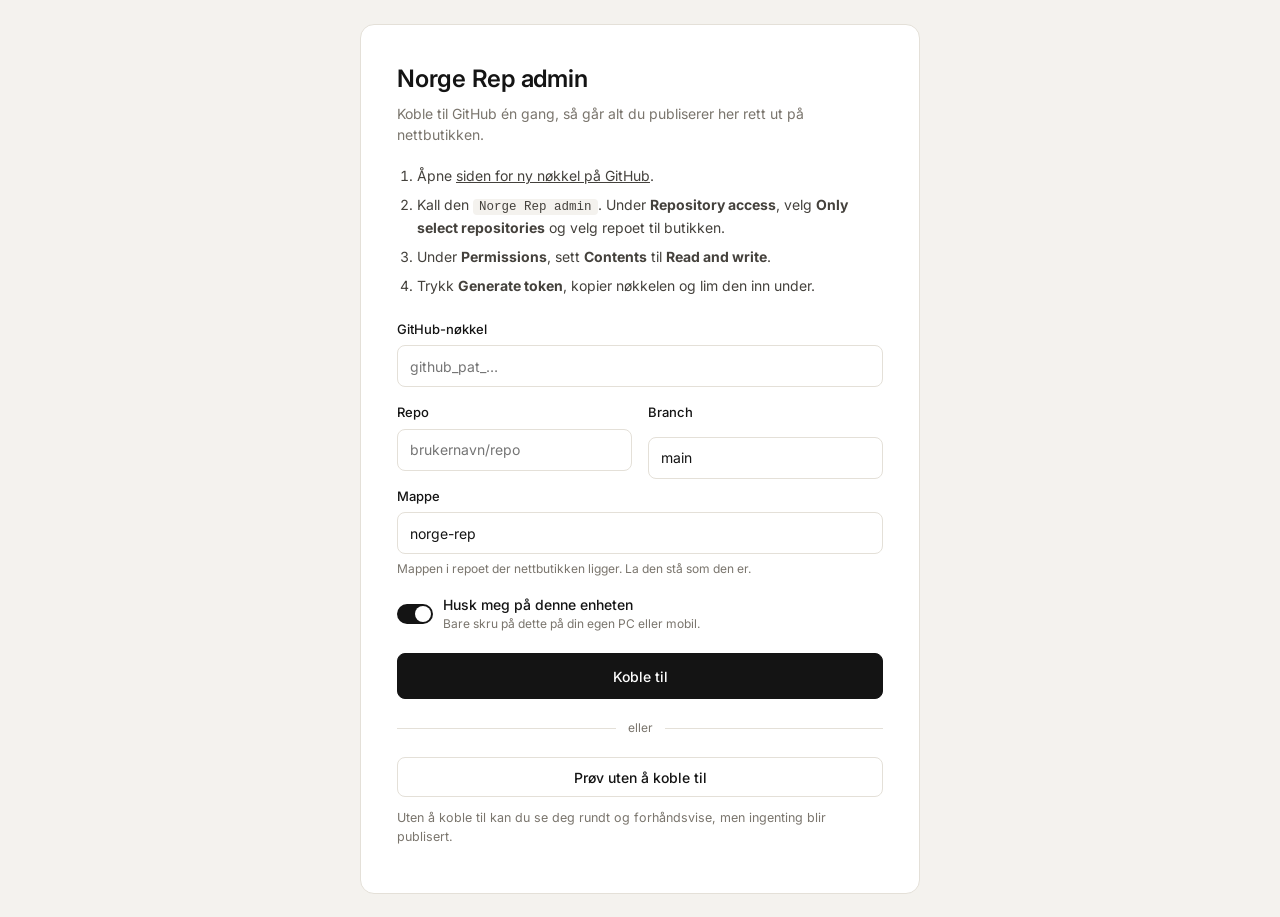
<file: norge-rep/admin.html>
<!DOCTYPE html>
<html lang="no">
<head>
  <meta charset="UTF-8" />
  <meta name="viewport" content="width=device-width, initial-scale=1.0" />
  <meta name="robots" content="noindex, nofollow" />
  <title>Norge Rep admin</title>
  <link rel="icon" href="data:image/svg+xml,<svg xmlns='http://www.w3.org/2000/svg' viewBox='0 0 64 64'><rect width='64' height='64' rx='16' fill='%2306070b'/><path d='M14 14h36v36H14z' fill='none' stroke='%2337f2c0' stroke-width='5'/><path d='M27 14v36M14 32h36' stroke='%2337f2c0' stroke-width='5'/></svg>" />
  <link rel="preconnect" href="https://fonts.googleapis.com" />
  <link rel="preconnect" href="https://fonts.gstatic.com" crossorigin />
  <link href="https://fonts.googleapis.com/css2?family=Inter:wght@400;500;600&display=swap" rel="stylesheet" />
  <link rel="stylesheet" href="css/admin.css?v=4" />
</head>
<body>
  <div id="app"><div class="boot">Laster admin…</div></div>
  <div class="toast" id="toast" role="status" aria-live="polite"></div>
  <script src="js/admin.js?v=6"></script>
</body>
</html>
</file>
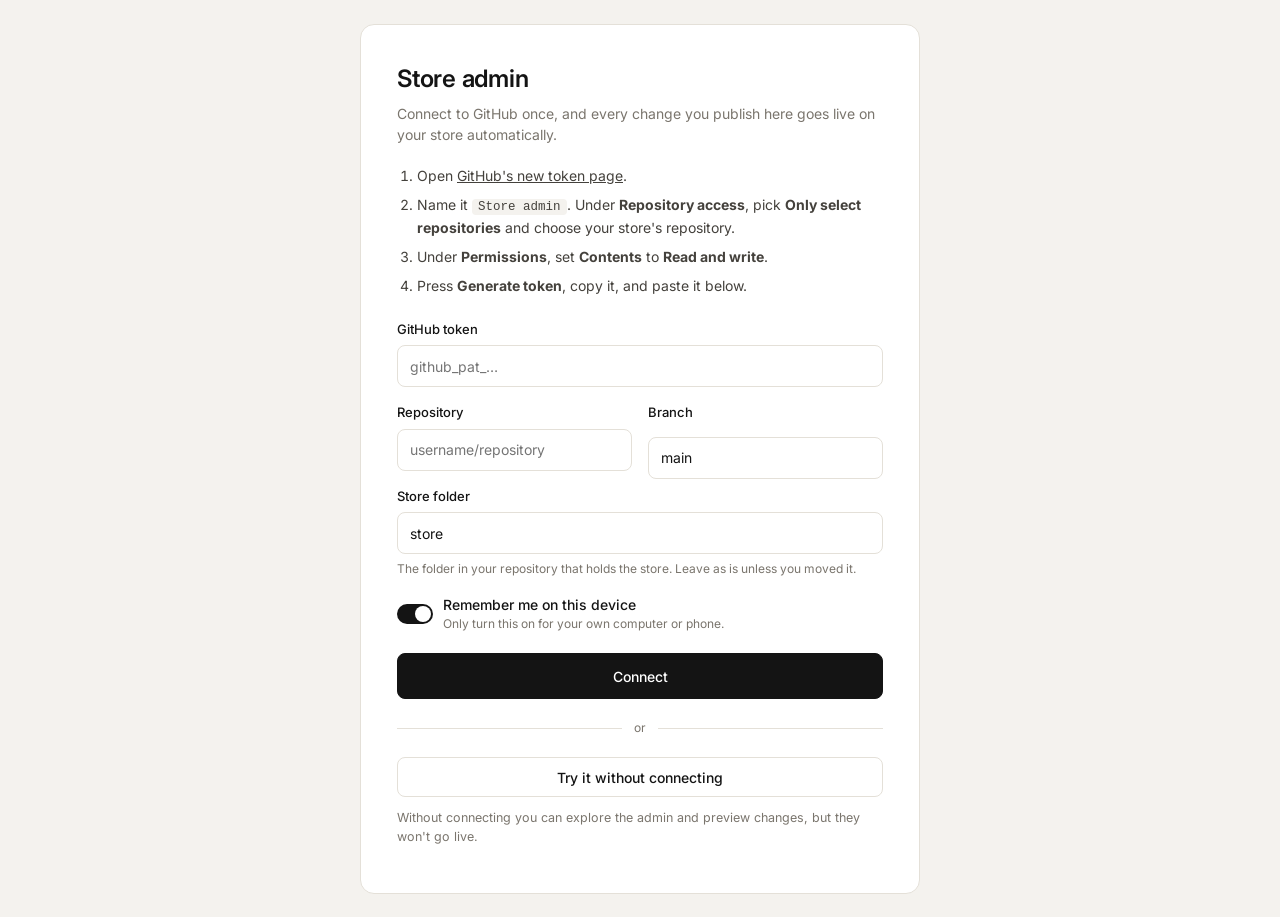
<file: store/admin.html>
<!DOCTYPE html>
<html lang="en">
<head>
  <meta charset="UTF-8" />
  <meta name="viewport" content="width=device-width, initial-scale=1.0" />
  <meta name="robots" content="noindex, nofollow" />
  <title>Store Admin</title>
  <link rel="icon" href="data:image/svg+xml,<svg xmlns='http://www.w3.org/2000/svg' viewBox='0 0 64 64'><rect width='64' height='64' rx='12' fill='%23141414'/><text x='32' y='43' font-family='Arial' font-weight='700' font-size='30' fill='%23f6f4ef' text-anchor='middle'>A</text></svg>" />
  <link rel="preconnect" href="https://fonts.googleapis.com" />
  <link rel="preconnect" href="https://fonts.gstatic.com" crossorigin />
  <link href="https://fonts.googleapis.com/css2?family=Inter:wght@400;500;600&display=swap" rel="stylesheet" />
  <link rel="stylesheet" href="css/admin.css?v=3" />
</head>
<body>
  <div id="app"><div class="boot">Loading admin…</div></div>
  <div class="toast" id="toast" role="status" aria-live="polite"></div>
  <script src="js/admin.js?v=3"></script>
</body>
</html>
</file>
<file: norge-rep/css/site.css>
/* ==================================================================
   Norge Rep – mørkt, fancy tema med nordlys-farger.
   Endre fargene her for å gi hele siden et nytt utseende.
   ================================================================== */
:root {
  --bg: #06070b;
  --bg-2: #0b0d14;
  --glass: rgba(255, 255, 255, .045);
  --glass-2: rgba(255, 255, 255, .08);
  --line: rgba(255, 255, 255, .10);
  --line-2: rgba(255, 255, 255, .18);
  --text: #eef0f6;
  --text-2: #c5c9d6;
  --muted: #8d93a6;
  --a1: #37f2c0;   /* nordlys-grønn */
  --a2: #5b8cff;   /* blå */
  --a3: #8b5cf6;   /* lilla */
  --a4: #ff6b9a;   /* rosa */
  --grad: linear-gradient(115deg, var(--a1) 0%, var(--a2) 48%, var(--a3) 100%);
  --danger: #ff6b6b;
  --success: #37f2c0;
  --display: "Syne", "Arial Black", system-ui, sans-serif;
  --sans: "Inter", "Helvetica Neue", Arial, sans-serif;
  --wrap: 1320px;
  --gutter: 40px;
  --r: 20px;
  --ease: cubic-bezier(.2, .7, .2, 1);
}

* { box-sizing: border-box; }
html { scroll-behavior: smooth; -webkit-text-size-adjust: 100%; color-scheme: dark; overflow-x: clip; }
body { margin: 0; background: var(--bg); color: var(--text); font: 400 15px/1.6 var(--sans); -webkit-font-smoothing: antialiased; overflow-x: clip; }
img { display: block; max-width: 100%; }
a { color: inherit; }
button, input, select, textarea { font: inherit; color: inherit; }
h1, h2, h3, h4 { font-family: var(--display); font-weight: 700; line-height: 1.02; margin: 0; letter-spacing: -0.02em; }
p { margin: 0 0 1em; }
svg { width: 20px; height: 20px; fill: none; stroke: currentColor; stroke-width: 1.6; stroke-linecap: round; stroke-linejoin: round; flex-shrink: 0; }
[hidden] { display: none !important; }
:focus-visible { outline: 2px solid var(--a1); outline-offset: 3px; }
::selection { background: var(--a3); color: #fff; }
.skip { position: absolute; left: -999px; top: 8px; background: var(--a1); color: #000; padding: 10px 16px; z-index: 100; border-radius: 10px; }
.skip:focus { left: 8px; }

/* Background: aurora + grain */
.aurora { position: fixed; inset: 0; z-index: -2; overflow: hidden; pointer-events: none; }
.aurora span { position: absolute; width: 60vmax; height: 60vmax; border-radius: 50%; filter: blur(90px); opacity: .22; mix-blend-mode: screen; animation: drift 26s ease-in-out infinite alternate; }
.aurora span:nth-child(1) { background: var(--a1); top: -25vmax; left: -15vmax; }
.aurora span:nth-child(2) { background: var(--a3); top: 10vmax; right: -25vmax; animation-duration: 32s; animation-delay: -8s; }
.aurora span:nth-child(3) { background: var(--a2); bottom: -30vmax; left: 20vmax; animation-duration: 38s; animation-delay: -16s; opacity: .16; }
@keyframes drift { 0% { transform: translate(0, 0) scale(1); } 50% { transform: translate(8vmax, 6vmax) scale(1.15); } 100% { transform: translate(-6vmax, 10vmax) scale(.95); } }
.grain { position: fixed; inset: 0; z-index: -1; pointer-events: none; opacity: .05; background-image: url("data:image/svg+xml,%3Csvg xmlns='http://www.w3.org/2000/svg' width='160' height='160'%3E%3Cfilter id='n'%3E%3CfeTurbulence type='fractalNoise' baseFrequency='.85' numOctaves='3' stitchTiles='stitch'/%3E%3C/filter%3E%3Crect width='100%25' height='100%25' filter='url(%23n)'/%3E%3C/svg%3E"); }

.wrap { width: min(var(--wrap), 100% - var(--gutter) * 2); margin-inline: auto; }
.section { padding: 120px 0; position: relative; }
.eyebrow { display: inline-flex; align-items: center; gap: 10px; font-size: 12px; font-weight: 500; letter-spacing: .2em; text-transform: uppercase; color: var(--a1); }
.eyebrow::before { content: ""; width: 8px; height: 8px; border-radius: 50%; background: var(--grad); box-shadow: 0 0 12px var(--a1); }
.title-xl { font-size: clamp(46px, 7.6vw, 118px); font-weight: 800; letter-spacing: -0.035em; }
.title-l { font-size: clamp(34px, 4.6vw, 64px); font-weight: 800; letter-spacing: -0.03em; }
.title-m { font-size: clamp(24px, 2.6vw, 36px); }
.grad-text { background: var(--grad); -webkit-background-clip: text; background-clip: text; color: transparent; background-size: 200% 100%; animation: shimmer 6s ease-in-out infinite alternate; }
@keyframes shimmer { to { background-position: 100% 0; } }
.lead { font-size: 17px; color: var(--text-2); max-width: 50ch; }
.muted { color: var(--muted); }
.small { font-size: 13px; }
.caps { font-size: 11px; font-weight: 500; letter-spacing: .16em; text-transform: uppercase; }

/* Buttons */
.btn {
  position: relative; display: inline-flex; align-items: center; justify-content: center; gap: 10px; min-height: 54px; padding: 0 30px;
  border: 0; border-radius: 999px; font-size: 14px; font-weight: 600; letter-spacing: .02em; text-decoration: none; cursor: pointer;
  background: var(--grad); color: #06070b; background-size: 160% 100%; transition: background-position .5s var(--ease), transform .25s var(--ease), box-shadow .3s;
  box-shadow: 0 10px 40px -10px rgba(55, 242, 192, .55);
}
.btn:hover { background-position: 100% 0; transform: translateY(-2px); box-shadow: 0 16px 50px -10px rgba(139, 92, 246, .6); }
.btn:active { transform: translateY(0); }
.btn svg { width: 18px; height: 18px; transition: transform .3s var(--ease); }
.btn:hover svg { transform: translateX(3px); }
.btn-ghost { background: var(--glass-2); color: var(--text); box-shadow: inset 0 0 0 1px var(--line-2); backdrop-filter: blur(12px); }
.btn-ghost:hover { background: rgba(255, 255, 255, .14); box-shadow: inset 0 0 0 1px rgba(255,255,255,.35); }
.btn-block { width: 100%; }
.btn[disabled] { opacity: .4; cursor: not-allowed; transform: none; box-shadow: none; }
.link { display: inline-flex; align-items: center; gap: 8px; text-decoration: none; font-size: 14px; font-weight: 600; color: var(--text); }
.link span { background: var(--grad); -webkit-background-clip: text; background-clip: text; color: transparent; }
.link svg { width: 16px; height: 16px; color: var(--a1); transition: transform .3s var(--ease); }
.link:hover svg { transform: translateX(4px); }
.icon-btn { position: relative; display: inline-grid; place-items: center; width: 44px; height: 44px; border-radius: 50%; background: none; border: 0; cursor: pointer; color: inherit; text-decoration: none; transition: background .2s; }
.icon-btn:hover { background: var(--glass-2); }
.count { position: absolute; top: 4px; right: 2px; min-width: 18px; height: 18px; padding: 0 5px; border-radius: 9px; background: var(--grad); color: #06070b; font-size: 10px; font-weight: 700; display: grid; place-items: center; }
.count.bump { animation: bump .45s var(--ease); }
@keyframes bump { 40% { transform: scale(1.4); } }

/* Announcement */
.announce { position: relative; height: 38px; overflow: hidden; text-align: center; font-size: 12px; font-weight: 500; letter-spacing: .14em; text-transform: uppercase; background: linear-gradient(90deg, rgba(55,242,192,.14), rgba(91,140,255,.14), rgba(139,92,246,.14)); border-bottom: 1px solid var(--line); }
.announce span { position: absolute; inset: 0; display: grid; place-items: center; padding: 0 16px; transition: opacity .6s, transform .6s var(--ease); }
.announce span:not(.on) { opacity: 0; transform: translateY(10px); }

/* Header */
.header { position: sticky; top: 0; z-index: 30; background: rgba(6, 7, 11, .62); backdrop-filter: blur(18px) saturate(1.4); -webkit-backdrop-filter: blur(18px) saturate(1.4); border-bottom: 1px solid var(--line); }
.header-inner { display: flex; align-items: center; gap: 36px; height: 76px; }
.logo { display: inline-flex; align-items: center; gap: 10px; font-family: var(--display); font-weight: 800; font-size: 22px; letter-spacing: -.01em; text-decoration: none; white-space: nowrap; text-transform: uppercase; }
.logo-mark { width: 28px; height: 28px; border-radius: 8px; background: var(--grad); position: relative; box-shadow: 0 0 22px rgba(55, 242, 192, .45); flex-shrink: 0; }
.logo-mark::before, .logo-mark::after { content: ""; position: absolute; background: var(--bg); }
.logo-mark::before { left: 9px; top: 0; bottom: 0; width: 4px; }
.logo-mark::after { top: 12px; left: 0; right: 0; height: 4px; }
.nav { display: flex; gap: 6px; flex: 1; }
.nav a { position: relative; text-decoration: none; font-size: 14px; font-weight: 500; color: var(--text-2); padding: 8px 14px; border-radius: 999px; transition: color .2s, background .2s; }
.nav a:hover { color: var(--text); background: var(--glass); }
.nav a.active { color: var(--text); background: var(--glass-2); }
.header-actions { display: flex; align-items: center; gap: 2px; margin-left: auto; margin-right: -8px; }
.lang { display: inline-flex; padding: 3px; border-radius: 999px; background: var(--glass); box-shadow: inset 0 0 0 1px var(--line); margin-right: 8px; }
.lang button { border: 0; background: none; cursor: pointer; padding: 6px 11px; border-radius: 999px; font-size: 12px; font-weight: 600; letter-spacing: .06em; color: var(--muted); transition: color .2s, background .3s; }
.lang button[aria-pressed="true"] { background: var(--grad); color: #06070b; }
.menu-btn { display: none; margin-left: -10px; }

.loading { min-height: 70vh; display: grid; place-items: center; }
.loading span { width: 40px; height: 40px; border-radius: 50%; border: 2px solid var(--line); border-top-color: var(--a1); animation: spin .9s linear infinite; }
@keyframes spin { to { transform: rotate(360deg); } }
main:focus { outline: none; }
.page { animation: page-in .6s var(--ease) both; }
@keyframes page-in { from { opacity: 0; transform: translateY(14px); } }

/* Hero */
.hero { position: relative; min-height: min(92vh, 900px); display: flex; align-items: center; overflow: hidden; }
.hero-3d { position: absolute; inset: 0; z-index: 0; }
.hero-3d canvas { position: absolute; inset: 0; width: 100%; height: 100%; display: block; }
.hero::after { content: ""; position: absolute; left: 0; right: 0; bottom: 0; height: 160px; background: linear-gradient(transparent, var(--bg)); pointer-events: none; }
.hero-inner { position: relative; z-index: 1; padding: 80px 0 120px; pointer-events: none; }
.hero-inner a, .hero-inner button { pointer-events: auto; }
.hero h1 { max-width: 11ch; margin: 22px 0 26px; }
.hero h1 .w:nth-child(1) > span { color: var(--text); }
.hero .lead { margin-bottom: 38px; }
.hero-actions { display: flex; gap: 12px; flex-wrap: wrap; }
.hero-badge {
  position: absolute; z-index: 2; right: max(40px, calc((100vw - 1320px) / 2)); bottom: 120px; width: 150px; height: 150px; border-radius: 50%;
  display: grid; place-items: center; text-align: center; pointer-events: none;
}
.hero-badge svg { position: absolute; inset: 0; width: 100%; height: 100%; animation: spin 18s linear infinite; stroke: none; }
.hero-badge text { fill: var(--text); font: 600 10.5px var(--sans); letter-spacing: 3.2px; text-transform: uppercase; }
.hero-badge i { width: 54px; height: 54px; border-radius: 50%; background: var(--grad); display: grid; place-items: center; color: #06070b; box-shadow: 0 0 40px rgba(55, 242, 192, .5); }
.hero-badge i svg { position: static; width: 24px; height: 24px; animation: none; stroke: currentColor; }
.words .w { display: inline-block; overflow: hidden; vertical-align: top; padding-bottom: .12em; margin-bottom: -.12em; }
.words .w > span { display: inline-block; animation: word-rise 1.15s var(--ease) both; animation-delay: calc(var(--d) * 90ms + 200ms); }
@keyframes word-rise { from { transform: translateY(110%) rotate(6deg); } }
.hero-in { animation: hero-in 1.1s var(--ease) both; animation-delay: calc(var(--d) * 90ms + 250ms); }
@keyframes hero-in { from { opacity: 0; transform: translateY(20px); } }

/* Marquee */
.marquee-wrap { overflow: hidden; padding: 24px 0; margin: -24px 0; }
.marquee { position: relative; overflow: hidden; padding: 26px 0; border-block: 1px solid var(--line); background: rgba(255,255,255,.02); transform: rotate(-1.2deg); margin: 0 -2%; }
.marquee-track { display: flex; align-items: center; width: max-content; animation: marquee 40s linear infinite; }
.marquee:hover .marquee-track { animation-play-state: paused; }
.marquee span { font-family: var(--display); font-weight: 800; font-size: clamp(30px, 4.4vw, 64px); line-height: 1; padding: 0 32px; white-space: nowrap; text-transform: uppercase; letter-spacing: -.02em; }
.marquee span:nth-of-type(even) { color: transparent; -webkit-text-stroke: 1.2px rgba(255,255,255,.55); }
.marquee span:nth-of-type(3n) { background: var(--grad); -webkit-background-clip: text; background-clip: text; color: transparent; -webkit-text-stroke: 0; }
.marquee i { font-style: normal; color: var(--a1); display: grid; }
.marquee i svg { width: 26px; height: 26px; fill: currentColor; stroke: none; }
@keyframes marquee { to { transform: translateX(-50%); } }

/* Features (3 glass cards) */
.features { display: grid; grid-template-columns: repeat(3, 1fr); gap: 20px; }
.feature {
  position: relative; overflow: hidden; padding: 40px 34px 36px; border-radius: var(--r); background: var(--glass); box-shadow: inset 0 0 0 1px var(--line);
  backdrop-filter: blur(14px); min-height: 280px; display: flex; flex-direction: column; justify-content: flex-end;
}
.feature::after { content: ""; position: absolute; width: 240px; height: 240px; border-radius: 50%; top: -90px; right: -90px; filter: blur(50px); opacity: .45; background: var(--fc, var(--a1)); transition: transform .8s var(--ease); }
.feature:hover::after { transform: scale(1.3); }
.feature:nth-child(2) { --fc: var(--a2); }
.feature:nth-child(3) { --fc: var(--a3); }
.feature .f-icon { position: absolute; top: 34px; left: 34px; width: 54px; height: 54px; border-radius: 16px; display: grid; place-items: center; background: var(--glass-2); box-shadow: inset 0 0 0 1px var(--line-2); }
.feature .f-icon svg { width: 26px; height: 26px; color: var(--fc, var(--a1)); }
.feature .f-num { position: absolute; top: 34px; right: 34px; font-family: var(--display); font-weight: 700; color: var(--muted); font-size: 14px; z-index: 1; }
.feature h3 { font-size: 28px; margin-bottom: 10px; position: relative; z-index: 1; }
.feature p { color: var(--text-2); margin: 0; position: relative; z-index: 1; }

/* Section heads */
.head { display: flex; justify-content: space-between; align-items: flex-end; gap: 24px; margin-bottom: 52px; flex-wrap: wrap; }
.head .eyebrow { margin-bottom: 18px; }

/* Empty state */
.empty-state {
  position: relative; overflow: hidden; text-align: center; padding: 100px 24px; border-radius: 28px; background: var(--glass); box-shadow: inset 0 0 0 1px var(--line);
}
.empty-state .boxes { height: 140px; perspective: 700px; display: flex; justify-content: center; align-items: center; gap: 18px; margin-bottom: 28px; }
.empty-state .cube { width: 64px; height: 64px; position: relative; transform-style: preserve-3d; animation: cube-spin 9s linear infinite; }
.empty-state .cube:nth-child(2) { width: 84px; height: 84px; animation-duration: 12s; animation-direction: reverse; }
.empty-state .cube:nth-child(3) { animation-duration: 10s; animation-delay: -3s; }
.empty-state .cube i { position: absolute; inset: 0; border-radius: 10px; background: linear-gradient(135deg, rgba(55,242,192,.22), rgba(139,92,246,.22)); box-shadow: inset 0 0 0 1px rgba(255,255,255,.25); backdrop-filter: blur(4px); }
.cube i:nth-child(1) { transform: translateZ(var(--h)); } .cube i:nth-child(2) { transform: rotateY(180deg) translateZ(var(--h)); }
.cube i:nth-child(3) { transform: rotateY(90deg) translateZ(var(--h)); } .cube i:nth-child(4) { transform: rotateY(-90deg) translateZ(var(--h)); }
.cube i:nth-child(5) { transform: rotateX(90deg) translateZ(var(--h)); } .cube i:nth-child(6) { transform: rotateX(-90deg) translateZ(var(--h)); }
.empty-state .cube { --h: 32px; } .empty-state .cube:nth-child(2) { --h: 42px; }
@keyframes cube-spin { from { transform: rotateX(-20deg) rotateY(0); } to { transform: rotateX(-20deg) rotateY(360deg); } }
.empty-state h2 { margin-bottom: 12px; }
.empty-state p { color: var(--text-2); margin-bottom: 28px; }

/* Product grid + cards */
.grid { display: grid; grid-template-columns: repeat(4, 1fr); gap: 36px 20px; }
.card { position: relative; }
.card-link { text-decoration: none; display: block; }
.card-media { position: relative; aspect-ratio: 4 / 5; overflow: hidden; border-radius: var(--r); background: var(--bg-2); box-shadow: inset 0 0 0 1px var(--line); }
.card-media img { position: absolute; inset: 0; width: 100%; height: 100%; object-fit: cover; transition: opacity .6s, transform 1.2s var(--ease), translate .5s var(--ease); translate: var(--tx, 0px) var(--ty, 0px); }
.card-media .alt { opacity: 0; }
.card:hover .card-media img:first-child { transform: scale(1.05); }
.card:hover .card-media .alt { opacity: 1; }
.card.sold .card-media img { filter: grayscale(.8); opacity: .55; }
.no-img { position: absolute; inset: 0; display: grid; place-items: center; color: var(--muted); }
.no-img svg { width: 42px; height: 42px; }
.tags { position: absolute; top: 12px; left: 12px; display: flex; gap: 6px; z-index: 2; }
.tag { padding: 5px 10px; border-radius: 999px; font-size: 10px; font-weight: 700; letter-spacing: .12em; text-transform: uppercase; background: rgba(6,7,11,.7); backdrop-filter: blur(8px); box-shadow: inset 0 0 0 1px var(--line-2); }
.tag-new { background: var(--grad); color: #06070b; box-shadow: none; }
.tag-sale { background: var(--a4); color: #06070b; box-shadow: none; }
.save-btn { position: absolute; top: 10px; right: 10px; z-index: 3; width: 40px; height: 40px; border-radius: 50%; border: 0; display: grid; place-items: center; cursor: pointer; background: rgba(6,7,11,.6); backdrop-filter: blur(8px); box-shadow: inset 0 0 0 1px var(--line-2); opacity: 0; transform: translateY(-4px); transition: opacity .3s, transform .3s; }
.card:hover .save-btn, .save-btn.on, .save-btn:focus-visible { opacity: 1; transform: none; }
.save-btn svg { width: 18px; height: 18px; }
.save-btn.on svg, .pd-save.on svg { fill: var(--a4); stroke: var(--a4); }
.card-body { padding: 16px 4px 0; }
.card-meta { font-size: 11px; font-weight: 500; letter-spacing: .14em; text-transform: uppercase; color: var(--muted); margin-bottom: 6px; }
.card-name { font-family: var(--sans); font-size: 15px; font-weight: 500; letter-spacing: 0; line-height: 1.35; margin-bottom: 6px; }
.price { font-size: 15px; font-weight: 600; }
.price s { color: var(--muted); font-weight: 400; margin-left: 8px; }
.price .ask, .pd-price .ask { background: var(--grad); -webkit-background-clip: text; background-clip: text; color: transparent; }

/* 3D tilt + glare */
.card-media, .feature { transition: transform .7s var(--ease), box-shadow .7s var(--ease); will-change: transform; }
.card-media::before, .feature::before {
  content: ""; position: absolute; inset: 0; z-index: 1; pointer-events: none; opacity: 0; transition: opacity .4s; border-radius: inherit;
  background: radial-gradient(circle at var(--gx, 50%) var(--gy, 50%), rgba(255, 255, 255, .28), rgba(255, 255, 255, 0) 55%);
}
.tilting { transition: transform .12s linear, box-shadow .4s var(--ease) !important; }
.tilting::before { opacity: 1; }
.card-media.tilting, .feature.tilting { box-shadow: inset 0 0 0 1px var(--line-2), 0 40px 70px -30px rgba(91, 140, 255, .45); }

/* Vault (3D ring) */
.vault { position: relative; overflow: hidden; padding: 110px 0 90px; }
.vault-head { display: flex; flex-direction: column; align-items: center; text-align: center; }
.vault-head .eyebrow { margin-bottom: 18px; }
.vault-head p { color: var(--text-2); margin: 16px 0 0; }
.ring-stage { position: relative; height: 580px; perspective: 1700px; perspective-origin: 50% 32%; touch-action: pan-y; user-select: none; -webkit-user-select: none; cursor: grab; }
.ring-stage.grabbing { cursor: grabbing; }
.ring { position: absolute; left: 50%; top: 48%; width: 240px; height: 360px; margin: -180px 0 0 -120px; transform-style: preserve-3d; }
.ring-card { position: absolute; inset: 0; display: flex; flex-direction: column; overflow: hidden; border-radius: 18px; color: inherit; text-decoration: none; background: #10131c; box-shadow: inset 0 0 0 1px var(--line); transition: box-shadow .4s; -webkit-tap-highlight-color: transparent; }
.ring-card.front { box-shadow: inset 0 0 0 1px rgba(55,242,192,.6), 0 50px 90px -30px rgba(91, 140, 255, .6); }
.ring-img { flex: 1; overflow: hidden; background: #161a26; }
.ring-img img { width: 100%; height: 100%; object-fit: cover; pointer-events: none; }
.ring-info { display: flex; justify-content: space-between; gap: 10px; padding: 12px 14px; font-size: 13px; }
.ring-info span:first-child { white-space: nowrap; overflow: hidden; text-overflow: ellipsis; }
.ring-floor { position: absolute; left: 50%; bottom: 36px; width: min(760px, 80%); height: 90px; transform: translateX(-50%); pointer-events: none; background: radial-gradient(ellipse at center, rgba(55, 242, 192, .22), transparent 70%); filter: blur(10px); }
.ring-controls { position: relative; z-index: 2; display: flex; justify-content: center; gap: 12px; }
.ring-btn { width: 54px; height: 54px; border-radius: 50%; border: 0; background: var(--glass-2); box-shadow: inset 0 0 0 1px var(--line-2); color: #fff; cursor: pointer; display: grid; place-items: center; transition: background .25s; }
.ring-btn:hover { background: var(--grad); color: #06070b; }
.ring-btn:first-child svg { transform: rotate(180deg); }

/* Request banner */
.cta-band { position: relative; overflow: hidden; border-radius: 32px; padding: 90px 64px; background: radial-gradient(120% 140% at 0% 0%, rgba(55,242,192,.22), transparent 55%), radial-gradient(120% 140% at 100% 100%, rgba(139,92,246,.32), transparent 55%), var(--bg-2); box-shadow: inset 0 0 0 1px var(--line); display: grid; grid-template-columns: 1.4fr 1fr; gap: 40px; align-items: center; }
.cta-band h2 { margin: 18px 0 18px; }
.cta-band p { color: var(--text-2); max-width: 48ch; margin: 0; }
.cta-band .cta-side { display: flex; justify-content: flex-end; }
.orb { width: 220px; height: 220px; border-radius: 50%; background: radial-gradient(circle at 30% 30%, #fff 0%, var(--a1) 18%, var(--a2) 50%, var(--a3) 80%); box-shadow: 0 0 80px rgba(91,140,255,.55), inset -20px -30px 60px rgba(0,0,0,.45); animation: orb 8s ease-in-out infinite; }
@keyframes orb { 50% { transform: translateY(-16px) scale(1.04); filter: hue-rotate(30deg); } }

/* Footer */
.footer { position: relative; margin-top: 40px; border-top: 1px solid var(--line); padding: 80px 0 32px; background: linear-gradient(180deg, transparent, rgba(91,140,255,.06)); }
.footer a { text-decoration: none; color: var(--text-2); }
.footer a:hover { color: var(--text); }
.footer-top { display: grid; grid-template-columns: 1.6fr repeat(3, 1fr); gap: 48px; padding-bottom: 56px; }
.footer .logo { color: var(--text); margin-bottom: 18px; }
.footer p { color: var(--muted); max-width: 32ch; }
.footer h4 { font-family: var(--sans); font-size: 12px; font-weight: 600; letter-spacing: .16em; text-transform: uppercase; color: var(--text); margin-bottom: 18px; }
.footer ul { list-style: none; margin: 0; padding: 0; display: grid; gap: 12px; font-size: 14px; }
.footer-big { font-family: var(--display); font-weight: 800; font-size: clamp(56px, 13vw, 210px); line-height: .85; letter-spacing: -.05em; text-transform: uppercase; text-align: center; background: linear-gradient(180deg, rgba(255,255,255,.14), rgba(255,255,255,0)); -webkit-background-clip: text; background-clip: text; color: transparent; margin: 0 0 20px; user-select: none; white-space: nowrap; }
.footer-bottom { display: flex; justify-content: space-between; gap: 24px; flex-wrap: wrap; padding-top: 24px; border-top: 1px solid var(--line); font-size: 12px; color: var(--muted); }
.socials { display: flex; gap: 18px; flex-wrap: wrap; }

/* Breadcrumbs, page heads, toolbar */
.crumbs { display: flex; gap: 10px; align-items: center; flex-wrap: wrap; font-size: 13px; color: var(--muted); padding: 26px 0; }
.crumbs a { text-decoration: none; } .crumbs a:hover { color: var(--text); }
.crumbs svg { width: 12px; height: 12px; }
.page-head { padding: 40px 0 36px; }
.page-head h1 { margin: 16px 0 14px; }
.toolbar { display: flex; justify-content: space-between; align-items: center; gap: 16px; flex-wrap: wrap; padding: 16px; margin-bottom: 40px; border-radius: 18px; background: rgba(11, 13, 20, .8); backdrop-filter: blur(16px); box-shadow: inset 0 0 0 1px var(--line); position: sticky; top: 88px; z-index: 5; }
.chips { display: flex; gap: 8px; flex-wrap: wrap; }
.chip { padding: 9px 16px; border-radius: 999px; border: 0; background: transparent; box-shadow: inset 0 0 0 1px var(--line); cursor: pointer; text-decoration: none; font-size: 13px; font-weight: 500; color: var(--text-2); transition: background .2s, color .2s, box-shadow .2s; white-space: nowrap; }
.chip:hover { color: var(--text); box-shadow: inset 0 0 0 1px var(--line-2); }
.chip.on { background: var(--grad); color: #06070b; box-shadow: none; }
.selects { display: flex; gap: 10px; flex-wrap: wrap; align-items: center; }
.select { appearance: none; border: 0; border-radius: 999px; padding: 9px 36px 9px 16px; font-size: 13px; cursor: pointer; background: var(--glass) url("data:image/svg+xml,%3Csvg xmlns='http://www.w3.org/2000/svg' viewBox='0 0 24 24' fill='none' stroke='%23c5c9d6' stroke-width='1.8'%3E%3Cpath d='M6 9l6 6 6-6'/%3E%3C/svg%3E") no-repeat right 12px center / 14px; box-shadow: inset 0 0 0 1px var(--line); }
.select option { background: var(--bg-2); }
.result-count { font-size: 13px; color: var(--muted); }
.empty { text-align: center; padding: 90px 0; }
.empty h2 { margin-bottom: 12px; }
.empty p { color: var(--text-2); margin-bottom: 28px; }

/* Product page */
.pd { display: grid; grid-template-columns: 1.2fr 1fr; gap: 64px; align-items: start; padding-bottom: 100px; }
.gallery { display: grid; grid-template-columns: 84px 1fr; gap: 14px; position: sticky; top: 100px; }
.gallery.single { grid-template-columns: 1fr; }
.thumbs { display: flex; flex-direction: column; gap: 10px; }
.thumb { padding: 0; border: 0; border-radius: 12px; overflow: hidden; aspect-ratio: 4 / 5; cursor: pointer; background: var(--bg-2); box-shadow: inset 0 0 0 1px var(--line); opacity: .6; transition: opacity .2s, box-shadow .2s; }
.thumb img { width: 100%; height: 100%; object-fit: cover; }
.thumb.on { opacity: 1; box-shadow: 0 0 0 2px var(--a1); }
.main-img { position: relative; aspect-ratio: 4 / 5; border-radius: 24px; overflow: hidden; background: var(--bg-2); box-shadow: inset 0 0 0 1px var(--line); }
.main-img img { width: 100%; height: 100%; object-fit: cover; }
.pd-info h1 { font-size: clamp(32px, 3.6vw, 52px); margin: 14px 0 18px; }
.pd-price { display: flex; gap: 12px; align-items: baseline; font-size: 26px; font-weight: 700; margin-bottom: 28px; }
.pd-price s { color: var(--muted); font-weight: 400; font-size: 18px; }
.pd-price .save { font-size: 12px; font-weight: 700; padding: 4px 10px; border-radius: 999px; background: var(--a4); color: #06070b; }
.field-label { font-size: 12px; font-weight: 600; letter-spacing: .12em; text-transform: uppercase; color: var(--text-2); }
.opt-head { display: flex; justify-content: space-between; margin-bottom: 12px; }
.sizes { display: grid; grid-template-columns: repeat(auto-fill, minmax(72px, 1fr)); gap: 8px; margin-bottom: 8px; }
.size { padding: 13px 6px; border: 0; border-radius: 12px; background: var(--glass); box-shadow: inset 0 0 0 1px var(--line); cursor: pointer; font-size: 14px; font-weight: 500; transition: box-shadow .2s, background .2s; }
.size:hover { box-shadow: inset 0 0 0 1px var(--line-2); }
.size.on { background: var(--grad); color: #06070b; box-shadow: none; }
.err { color: var(--danger); font-size: 13px; min-height: 22px; margin-bottom: 8px; }
.stock-note { display: inline-flex; align-items: center; gap: 8px; font-size: 13px; font-weight: 500; color: var(--a1); margin-bottom: 16px; }
.stock-note::before { content: ""; width: 8px; height: 8px; border-radius: 50%; background: currentColor; box-shadow: 0 0 10px currentColor; animation: pulse 1.6s ease-in-out infinite; }
@keyframes pulse { 50% { opacity: .35; } }
.pd-actions { display: grid; grid-template-columns: 1fr 54px; gap: 10px; margin-bottom: 10px; }
.pd-save { width: 54px; height: 54px; border-radius: 50%; border: 0; display: grid; place-items: center; cursor: pointer; background: var(--glass-2); box-shadow: inset 0 0 0 1px var(--line-2); }
.share { background: none; border: 0; cursor: pointer; display: inline-flex; gap: 8px; align-items: center; font-size: 13px; color: var(--muted); padding: 8px 0; }
.share:hover { color: var(--text); }
.share svg { width: 16px; height: 16px; }
.pd-perks { list-style: none; padding: 20px; margin: 22px 0; border-radius: 18px; background: var(--glass); box-shadow: inset 0 0 0 1px var(--line); display: grid; gap: 14px; font-size: 14px; }
.pd-perks li { display: flex; gap: 12px; align-items: center; }
.pd-perks svg { color: var(--a1); }
@media (hover: hover) and (pointer: fine) {
  .main-img { cursor: zoom-in; }
  .main-img img { transition: transform .45s var(--ease); }
  .main-img.zooming img { transform: scale(1.9); }
}

/* Accordions */
.acc details { border-bottom: 1px solid var(--line); }
.acc summary { list-style: none; cursor: pointer; padding: 20px 0; display: flex; justify-content: space-between; align-items: center; font-weight: 600; }
.acc summary::-webkit-details-marker { display: none; }
.acc summary::after { content: ""; width: 12px; height: 12px; background: linear-gradient(var(--a1), var(--a1)) center / 100% 2px no-repeat, linear-gradient(var(--a1), var(--a1)) center / 2px 100% no-repeat; transition: transform .3s; }
.acc details[open] summary::after { transform: rotate(45deg); }
.acc-body { padding: 0 0 22px; color: var(--text-2); white-space: pre-line; }

/* Layers + drawers */
.layer { position: fixed; inset: 0; z-index: 60; display: flex; justify-content: flex-end; background: rgba(3, 4, 8, .6); backdrop-filter: blur(6px); animation: fade .3s; }
@keyframes fade { from { opacity: 0; } }
.drawer { width: min(460px, 100%); height: 100%; display: flex; flex-direction: column; background: rgba(11, 13, 20, .96); box-shadow: -1px 0 0 var(--line); animation: slide-in .45s var(--ease); }
.drawer-left { margin-right: auto; animation-name: slide-in-left; box-shadow: 1px 0 0 var(--line); }
@keyframes slide-in { from { transform: translateX(100%); } }
@keyframes slide-in-left { from { transform: translateX(-100%); } }
.drawer-head { display: flex; justify-content: space-between; align-items: center; padding: 18px 26px; border-bottom: 1px solid var(--line); }
.drawer-head .icon-btn { margin-right: -10px; }
.drawer-title { font-size: 26px; }
.drawer-body { flex: 1; overflow: auto; padding: 0 26px; }
.drawer-foot { padding: 24px 26px 28px; border-top: 1px solid var(--line); }
.menu-links { display: flex; flex-direction: column; padding: 16px 26px; }
.menu-links a { font-family: var(--display); font-weight: 700; font-size: 28px; text-decoration: none; padding: 12px 0; border-bottom: 1px solid var(--line); }
.menu-links .menu-sub { font-family: var(--sans); font-weight: 400; font-size: 15px; color: var(--muted); border: 0; padding: 8px 0; }

.line { display: grid; grid-template-columns: 88px 1fr; gap: 16px; padding: 22px 0; border-bottom: 1px solid var(--line); }
.line-img { aspect-ratio: 4 / 5; border-radius: 12px; overflow: hidden; background: var(--bg-2); position: relative; display: block; }
.line-img img { width: 100%; height: 100%; object-fit: cover; }
.line-top { display: flex; justify-content: space-between; gap: 12px; }
.line-name { font-size: 14px; font-weight: 500; text-decoration: none; }
.line-meta { font-size: 12px; color: var(--muted); margin: 4px 0 14px; }
.line-bottom { display: flex; justify-content: space-between; align-items: center; }
.qty { display: inline-flex; align-items: center; border-radius: 999px; box-shadow: inset 0 0 0 1px var(--line-2); }
.qty button { width: 34px; height: 34px; border: 0; background: none; cursor: pointer; font-size: 16px; border-radius: 50%; }
.qty button[disabled] { opacity: .3; cursor: not-allowed; }
.qty span { min-width: 24px; text-align: center; font-size: 13px; }
.text-btn { background: none; border: 0; padding: 0; cursor: pointer; font-size: 12px; color: var(--muted); text-decoration: underline; text-underline-offset: 3px; }
.text-btn:hover { color: var(--text); }
.ship-note { font-size: 13px; margin-bottom: 10px; color: var(--text-2); }
.bar { height: 4px; border-radius: 4px; background: var(--line); margin-bottom: 20px; overflow: hidden; }
.bar div { height: 100%; background: var(--grad); border-radius: 4px; transition: width .5s var(--ease); }
.row { display: flex; justify-content: space-between; gap: 16px; font-size: 14px; margin-bottom: 10px; }
.row.total { font-size: 18px; font-weight: 700; padding-top: 14px; margin: 4px 0 20px; border-top: 1px solid var(--line); }
.row.discount { color: var(--success); }
.bag-empty { text-align: center; padding: 90px 12px; }
.bag-empty h3 { font-size: 26px; margin-bottom: 10px; }
.bag-empty p { color: var(--muted); margin-bottom: 26px; }
.secure { display: flex; gap: 8px; align-items: center; justify-content: center; font-size: 12px; color: var(--muted); margin-top: 14px; }
.secure svg { width: 15px; height: 15px; }

/* Search */
.search-layer { display: block; }
.search-panel { background: rgba(11, 13, 20, .97); padding: 26px 0 40px; border-bottom: 1px solid var(--line); animation: drop .4s var(--ease); max-height: 100vh; overflow: auto; }
@keyframes drop { from { transform: translateY(-100%); } }
.search-form { display: flex; align-items: center; gap: 14px; border-bottom: 2px solid transparent; border-image: var(--grad) 1; }
.search-form input { flex: 1; min-width: 0; border: 0; background: transparent; padding: 18px 0; font-family: var(--display); font-weight: 700; font-size: clamp(22px, 3vw, 36px); }
.search-form input:focus { outline: none; }
.search-form input::-webkit-search-cancel-button { display: none; }
.search-results { padding-top: 30px; }
.search-results .grid { grid-template-columns: repeat(6, 1fr); gap: 22px 14px; }
.search-hint { color: var(--muted); }

/* Forms */
.form { display: grid; gap: 18px; }
.form-row { display: grid; grid-template-columns: 1fr 1fr; gap: 16px; }
.field { display: grid; gap: 8px; }
.field label { font-size: 13px; font-weight: 600; color: var(--text-2); }
.field label .muted { font-weight: 400; }
.input { width: 100%; border: 0; border-radius: 14px; padding: 15px 16px; font-size: 15px; background: var(--glass); box-shadow: inset 0 0 0 1px var(--line); transition: box-shadow .2s, background .2s; }
.input:focus { outline: none; background: var(--glass-2); box-shadow: inset 0 0 0 1px var(--a1), 0 0 0 4px rgba(55,242,192,.12); }
.input::placeholder { color: #5e6475; }
textarea.input { resize: vertical; min-height: 110px; }
.radio-card { display: flex; gap: 14px; align-items: center; padding: 16px 18px; border-radius: 16px; cursor: pointer; background: var(--glass); box-shadow: inset 0 0 0 1px var(--line); transition: box-shadow .2s; }
.radio-card:has(input:checked) { box-shadow: inset 0 0 0 1.5px var(--a1); }
.radio-card input { accent-color: var(--a1); width: 18px; height: 18px; }
.radio-card span { flex: 1; }
.radio-card small { display: block; color: var(--muted); font-size: 12px; }

/* Checkout */
.checkout { display: grid; grid-template-columns: 1.3fr 1fr; gap: 56px; padding: 10px 0 110px; align-items: start; }
.checkout h2 { font-size: 24px; margin: 40px 0 20px; }
.checkout h2:first-child { margin-top: 0; }
.summary { padding: 30px; border-radius: 24px; background: var(--glass); box-shadow: inset 0 0 0 1px var(--line); backdrop-filter: blur(14px); position: sticky; top: 100px; }
.summary h2 { font-size: 24px; margin-bottom: 18px; }
.sum-line { display: grid; grid-template-columns: 60px 1fr auto; gap: 14px; align-items: center; padding: 10px 0; font-size: 14px; }
.sum-line .line-img { width: 60px; }
.sum-line small { display: block; color: var(--muted); font-size: 12px; }
.code-form { display: flex; gap: 8px; margin: 20px 0; }
.code-form .input { padding: 12px 14px; font-size: 14px; }
.code-form .btn { min-height: 0; padding: 0 20px; box-shadow: none; }
.code-msg { font-size: 13px; margin: -10px 0 16px; }
.code-msg.ok { color: var(--success); } .code-msg.bad { color: var(--danger); }

/* Confirmation */
.confirm { max-width: 720px; margin: 0 auto; padding: 80px 0 120px; text-align: center; }
.confirm-icon { width: 76px; height: 76px; border-radius: 50%; display: grid; place-items: center; margin: 0 auto 28px; background: var(--grad); color: #06070b; box-shadow: 0 0 60px rgba(55,242,192,.5); animation: pop .8s var(--ease) both; }
@keyframes pop { from { transform: scale(.4); opacity: 0; } }
.confirm-icon svg { width: 34px; height: 34px; stroke-width: 2.2; }
.confirm h1 { margin: 16px 0; }
.confirm .lead { margin: 0 auto 32px; }
.confirm-box { text-align: left; padding: 28px; border-radius: 22px; background: var(--glass); box-shadow: inset 0 0 0 1px var(--line); margin-bottom: 26px; }
.vipps-box { display: inline-flex; gap: 10px; align-items: center; padding: 14px 22px; border-radius: 999px; background: rgba(255, 91, 36, .14); box-shadow: inset 0 0 0 1px rgba(255, 91, 36, .5); color: #ffb199; font-weight: 600; margin-bottom: 24px; }
.confirm-actions { display: flex; gap: 12px; justify-content: center; flex-wrap: wrap; }
.order-text { width: 100%; font: 12px ui-monospace, Menlo, monospace; border: 0; border-radius: 14px; background: var(--bg-2); color: var(--text); padding: 14px; min-height: 180px; margin-top: 16px; }

/* Content pages */
.content-split { display: grid; grid-template-columns: 1.1fr 1fr; gap: 64px; align-items: start; padding: 50px 0 110px; }
.prose p { color: var(--text-2); font-size: 16px; white-space: pre-line; }
.steps { display: grid; grid-template-columns: repeat(3, 1fr); gap: 14px; margin: 36px 0; }
.step { padding: 22px; border-radius: 18px; background: var(--glass); box-shadow: inset 0 0 0 1px var(--line); }
.step b { display: block; font-family: var(--display); font-size: 20px; margin-bottom: 6px; }
.step b span { background: var(--grad); -webkit-background-clip: text; background-clip: text; color: transparent; }
.step small { color: var(--muted); font-size: 13px; }
.glass-card { padding: 36px; border-radius: 26px; background: var(--glass); box-shadow: inset 0 0 0 1px var(--line); backdrop-filter: blur(14px); }
.policy-nav { display: flex; gap: 8px; flex-wrap: wrap; margin-bottom: 36px; }
.faq-list { max-width: 840px; }

/* Toast */
.toast { position: fixed; left: 50%; bottom: 28px; z-index: 90; transform: translate(-50%, 20px); opacity: 0; pointer-events: none; padding: 14px 24px; border-radius: 999px; background: rgba(16, 19, 28, .96); box-shadow: inset 0 0 0 1px var(--line-2), 0 20px 40px -10px rgba(0,0,0,.6); font-size: 14px; transition: opacity .3s, transform .3s var(--ease); max-width: calc(100% - 32px); }
.toast.show { opacity: 1; transform: translate(-50%, 0); }

/* Reveal on scroll */
.reveal { opacity: 0; transform: translateY(28px); transition: opacity .9s var(--ease), transform .9s var(--ease); }
.reveal.in { opacity: 1; transform: none; }

/* Quality promise with 3D coin */
.quality { position: relative; overflow: hidden; display: grid; grid-template-columns: 300px 1fr; gap: 56px; align-items: center; padding: 64px; border-radius: 32px; background: linear-gradient(var(--bg-2), var(--bg-2)) padding-box, var(--grad) border-box; border: 1px solid transparent; }
.quality::after { content: ""; position: absolute; width: 420px; height: 420px; left: -120px; top: -160px; border-radius: 50%; background: var(--a1); filter: blur(120px); opacity: .18; pointer-events: none; }
.quality h2 { margin: 18px 0 18px; max-width: 16ch; }
.quality p { color: var(--text-2); max-width: 52ch; }
.promise { list-style: none; padding: 0; margin: 26px 0 0; display: flex; gap: 10px; flex-wrap: wrap; }
.promise li { display: inline-flex; align-items: center; gap: 8px; padding: 10px 16px; border-radius: 999px; background: var(--glass-2); box-shadow: inset 0 0 0 1px var(--line-2); font-size: 14px; font-weight: 500; }
.promise svg { width: 16px; height: 16px; color: var(--a1); }
.seal { perspective: 900px; display: grid; place-items: center; position: relative; z-index: 1; }
.coin { width: 220px; height: 220px; position: relative; transform-style: preserve-3d; animation: coin 7s cubic-bezier(.45, .05, .55, .95) infinite; }
.coin .face { position: absolute; inset: 0; border-radius: 50%; display: flex; flex-direction: column; align-items: center; justify-content: center; gap: 8px; backface-visibility: hidden; -webkit-backface-visibility: hidden;
  background: radial-gradient(circle at 30% 25%, rgba(255,255,255,.55), transparent 40%), var(--grad); color: #06070b; box-shadow: inset 0 0 0 8px rgba(255,255,255,.25), inset 0 0 0 10px rgba(6,7,11,.25), 0 30px 80px -20px rgba(55, 242, 192, .5); }
.coin .back { transform: rotateY(180deg); background: radial-gradient(circle at 70% 25%, rgba(255,255,255,.5), transparent 40%), linear-gradient(115deg, var(--a3), var(--a2) 55%, var(--a1)); }
.coin .face span { font-family: var(--display); font-weight: 800; font-size: 20px; letter-spacing: .08em; text-transform: uppercase; }
.coin .face b { width: 58px; height: 58px; border-radius: 50%; display: grid; place-items: center; background: rgba(6,7,11,.85); color: var(--a1); }
.coin .face b svg { width: 28px; height: 28px; stroke-width: 2.4; }
@keyframes coin { 0%, 15% { transform: rotateY(0) rotateX(8deg); } 50%, 65% { transform: rotateY(180deg) rotateX(-8deg); } 100% { transform: rotateY(360deg) rotateX(8deg); } }

/* Reviews */
.stars { display: inline-flex; gap: 3px; }
.stars svg { width: 18px; height: 18px; stroke: none; fill: rgba(255,255,255,.18); }
.stars svg.on { fill: #ffc94d; filter: drop-shadow(0 0 6px rgba(255, 201, 77, .45)); }
.rv-avg { display: flex; align-items: center; gap: 12px; margin-top: 16px; color: var(--text-2); font-size: 14px; }
.reviews { display: grid; grid-template-columns: repeat(3, 1fr); gap: 20px; }
.review.feature { min-height: 0; margin: 0; justify-content: space-between; gap: 22px; padding: 32px; }
.review blockquote { margin: 0; font-size: 17px; line-height: 1.55; color: var(--text); position: relative; z-index: 1; }
.review figcaption { display: flex; align-items: center; gap: 12px; position: relative; z-index: 1; }
.review figcaption b { display: block; font-weight: 600; }
.review figcaption small { color: var(--muted); font-size: 12px; }
.rv-av { width: 40px; height: 40px; border-radius: 50%; display: grid; place-items: center; background: var(--grad); color: #06070b; font-weight: 800; font-family: var(--display); flex-shrink: 0; }
.review-cta { display: flex; align-items: center; justify-content: center; gap: 22px; flex-wrap: wrap; text-align: center; padding: 32px; border-radius: 24px; background: var(--glass); box-shadow: inset 0 0 0 1px var(--line); }
.review-cta p { margin: 0; color: var(--text-2); }

/* Review form */
.rate { border: 0; padding: 0; margin: 0; }
.rate legend { margin-bottom: 10px; }
.rate-stars { display: flex; flex-direction: row-reverse; justify-content: flex-end; gap: 6px; }
.rate-stars input { position: absolute; opacity: 0; width: 1px; height: 1px; }
.rate-stars label { cursor: pointer; padding: 2px; border-radius: 8px; }
.rate-stars svg { width: 36px; height: 36px; stroke: none; fill: rgba(255,255,255,.16); transition: fill .15s, transform .15s; }
.rate-stars input:checked ~ label svg, .rate-stars label:hover svg, .rate-stars label:hover ~ label svg { fill: #ffc94d; }
.rate-stars label:hover svg { transform: scale(1.12); }
.rate-stars input:focus-visible + label { outline: 2px solid var(--a1); }
.sr { position: absolute; width: 1px; height: 1px; overflow: hidden; clip: rect(0 0 0 0); white-space: nowrap; }
.check { display: flex; gap: 10px; align-items: flex-start; font-size: 13px; color: var(--text-2); cursor: pointer; }
.check input { accent-color: var(--a1); width: 18px; height: 18px; margin-top: 1px; flex-shrink: 0; }

@media (max-width: 900px) {
  .quality { grid-template-columns: 1fr; padding: 48px 28px; gap: 32px; text-align: center; }
  .quality h2, .quality p { margin-left: auto; margin-right: auto; }
  .promise { justify-content: center; }
  .coin { width: 170px; height: 170px; }
  .reviews { grid-template-columns: 1fr; }
}
@media (max-width: 640px) {
  .quality { padding: 40px 20px; border-radius: 24px; }
  .coin .face span { font-size: 16px; }
}

@media (prefers-reduced-motion: reduce) {
  *, *::before, *::after { animation: none !important; transition: none !important; }
  .reveal { opacity: 1; transform: none; }
}

/* ---------- Tablet ---------- */
@media (max-width: 1100px) {
  :root { --gutter: 28px; }
  .grid { grid-template-columns: repeat(3, 1fr); }
  .search-results .grid { grid-template-columns: repeat(4, 1fr); }
  .footer-top { grid-template-columns: 1fr 1fr 1fr; }
  .footer-brand { grid-column: 1 / -1; }
  .pd { gap: 40px; }
}
@media (max-width: 900px) {
  .nav { display: none; }
  .menu-btn { display: inline-grid; }
  .header-inner { gap: 8px; }
  .features, .content-split, .checkout, .pd, .cta-band { grid-template-columns: 1fr; }
  .cta-band { padding: 60px 32px; }
  .cta-band .cta-side { justify-content: center; order: -1; }
  .orb { width: 140px; height: 140px; }
  .gallery { position: static; grid-template-columns: 1fr; }
  .gallery .thumbs { flex-direction: row; order: 2; overflow-x: auto; }
  .gallery .thumb { width: 70px; flex-shrink: 0; }
  .summary { position: static; }
  .hero-badge { width: 116px; height: 116px; bottom: 60px; }
  .hero-badge text { font-size: 9px; letter-spacing: 2.4px; }
}

/* ---------- Phone ---------- */
@media (max-width: 640px) {
  :root { --gutter: 16px; --r: 16px; }
  body { font-size: 14px; }
  .section { padding: 80px 0; }
  .header-inner { height: 62px; }
  .logo { font-size: 18px; }
  .logo-mark { width: 24px; height: 24px; }
  .logo-mark::before { left: 7px; width: 3px; } .logo-mark::after { top: 10px; height: 3px; }
  .lang { margin-right: 2px; }
  .lang button { padding: 5px 8px; font-size: 11px; }
  .hide-xs { display: none; }
  .toolbar { top: 72px; padding: 12px; }
  .hero { min-height: 88vh; align-items: flex-end; }
  .hero-inner { padding-bottom: 72px; }
  .hero .btn { flex: 1; padding: 0 16px; }
  .hero-badge { display: none; }
  .feature { min-height: 230px; padding: 30px 26px; }
  .feature .f-icon { top: 26px; left: 26px; } .feature .f-num { top: 26px; right: 26px; }
  .grid { grid-template-columns: repeat(2, 1fr); gap: 28px 10px; }
  .card-name { font-size: 13px; }
  .price { font-size: 13px; }
  .save-btn { opacity: 1; transform: none; width: 34px; height: 34px; }
  .vault { padding: 70px 0 50px; }
  .ring-stage { height: 420px; perspective: 1100px; }
  .ring { width: 170px; height: 262px; margin: -131px 0 0 -85px; }
  .ring-info { font-size: 11px; padding: 9px 10px; }
  .marquee { padding: 18px 0; }
  .marquee span { padding: 0 18px; }
  .empty-state { padding: 70px 18px; }
  .cta-band { padding: 48px 22px; border-radius: 24px; }
  .footer-top { grid-template-columns: 1fr 1fr; gap: 32px; }
  .form-row, .steps { grid-template-columns: 1fr; }
  .drawer-head, .drawer-body, .drawer-foot { padding-left: 20px; padding-right: 20px; }
  .search-results .grid { grid-template-columns: repeat(2, 1fr); }
  .chips { flex-wrap: nowrap; overflow-x: auto; scrollbar-width: none; width: 100%; }
  .selects { width: 100%; }
  .selects .select { flex: 1; min-width: 0; }
  .summary { padding: 24px 18px; }
  .glass-card { padding: 24px; }
}
</file>
<file: store/css/store.css>
/* ==================================================================
   Grail House storefront styles
   Change the colors and fonts here to restyle the whole store.
   ================================================================== */
:root {
  --bg: #f6f4ef;
  --surface: #ffffff;
  --tile: #ebe7df;
  --ink: #141414;
  --ink-2: #3a3834;
  --muted: #77726a;
  --line: #e0dbd1;
  --accent: #8c6d45;        /* bronze, used sparingly */
  --success: #2f6b4a;
  --danger: #a3402c;
  --serif: "Bodoni Moda", "Didot", "Times New Roman", serif;
  --sans: "Inter", "Helvetica Neue", Arial, sans-serif;
  --wrap: 1360px;
  --gutter: 40px;
  --ease: cubic-bezier(.2, .7, .2, 1);
}

* { box-sizing: border-box; }
html { scroll-behavior: smooth; -webkit-text-size-adjust: 100%; }
body {
  margin: 0; background: var(--bg); color: var(--ink);
  font: 400 15px/1.6 var(--sans); -webkit-font-smoothing: antialiased;
}
img { display: block; max-width: 100%; }
a { color: inherit; }
button, input, select, textarea { font: inherit; color: inherit; }
h1, h2, h3, h4 { font-family: var(--serif); font-weight: 400; line-height: 1.08; margin: 0; letter-spacing: -0.01em; }
p { margin: 0 0 1em; }
svg { width: 20px; height: 20px; fill: none; stroke: currentColor; stroke-width: 1.4; stroke-linecap: round; stroke-linejoin: round; flex-shrink: 0; }
[hidden] { display: none !important; }
:focus-visible { outline: 2px solid var(--ink); outline-offset: 2px; }
.skip { position: absolute; left: -999px; top: 8px; background: var(--ink); color: var(--bg); padding: 10px 16px; z-index: 100; }
.skip:focus { left: 8px; }

.wrap { width: min(var(--wrap), 100% - var(--gutter) * 2); margin-inline: auto; }
.section { padding: 112px 0; }
.section-sm { padding: 72px 0; }
.eyebrow {
  display: inline-flex; align-items: center; gap: 12px;
  font-size: 11px; font-weight: 500; letter-spacing: 0.22em; text-transform: uppercase; color: var(--muted);
}
.eyebrow::before { content: ""; width: 28px; height: 1px; background: currentColor; }
.title-xl { font-size: clamp(44px, 7vw, 104px); }
.title-l { font-size: clamp(34px, 4.4vw, 60px); }
.title-m { font-size: clamp(26px, 2.8vw, 38px); }
.lead { font-size: 17px; color: var(--ink-2); max-width: 46ch; }
.muted { color: var(--muted); }
.small { font-size: 13px; }
.caps { font-size: 11px; font-weight: 500; letter-spacing: 0.18em; text-transform: uppercase; }

/* Buttons */
.btn {
  display: inline-flex; align-items: center; justify-content: center; gap: 10px;
  min-height: 52px; padding: 0 32px; border: 1px solid var(--ink); border-radius: 0;
  font-size: 12px; font-weight: 500; letter-spacing: 0.16em; text-transform: uppercase;
  text-decoration: none; cursor: pointer; transition: background .25s, color .25s, border-color .25s;
  background: var(--ink); color: var(--bg);
}
.btn:hover { background: transparent; color: var(--ink); }
.btn-light { background: var(--bg); color: var(--ink); border-color: var(--bg); }
.btn-light:hover { background: transparent; color: var(--bg); }
.btn-outline { background: transparent; color: var(--ink); }
.btn-outline:hover { background: var(--ink); color: var(--bg); }
.btn-ghost-light { background: transparent; color: var(--bg); border-color: rgba(255,255,255,.6); }
.btn-ghost-light:hover { background: var(--bg); color: var(--ink); border-color: var(--bg); }
.btn-block { width: 100%; }
.btn[disabled] { opacity: .45; cursor: not-allowed; }
.btn[disabled]:hover { background: var(--ink); color: var(--bg); }
.link {
  display: inline-flex; align-items: center; gap: 8px; text-decoration: none;
  font-size: 12px; font-weight: 500; letter-spacing: 0.16em; text-transform: uppercase;
  border-bottom: 1px solid currentColor; padding-bottom: 4px;
}
.link svg { width: 16px; height: 16px; transition: transform .3s var(--ease); }
.link:hover svg { transform: translateX(4px); }
.icon-btn {
  position: relative; display: inline-grid; place-items: center; width: 44px; height: 44px;
  background: none; border: 0; cursor: pointer; color: inherit; text-decoration: none;
}
.count {
  position: absolute; top: 5px; right: 3px; min-width: 17px; height: 17px; padding: 0 4px; border-radius: 9px;
  background: var(--ink); color: var(--bg); font-size: 10px; font-weight: 600; display: grid; place-items: center;
}
.count.bump { animation: bump .45s var(--ease); }
@keyframes bump { 40% { transform: scale(1.35); } }

/* Announcement */
.announce {
  background: var(--ink); color: var(--bg); text-align: center; height: 36px; overflow: hidden;
  font-size: 11px; letter-spacing: 0.18em; text-transform: uppercase; position: relative;
}
.announce span { position: absolute; inset: 0; display: grid; place-items: center; padding: 0 16px; transition: opacity .6s, transform .6s var(--ease); }
.announce span:not(.on) { opacity: 0; transform: translateY(8px); }

/* Header */
.header { position: sticky; top: 0; z-index: 30; background: rgba(246, 244, 239, .94); backdrop-filter: saturate(1.4) blur(14px); border-bottom: 1px solid var(--line); }
.header-inner { display: flex; align-items: center; gap: 40px; height: 76px; }
.logo {
  font-family: var(--serif); font-size: 26px; letter-spacing: 0.04em; text-decoration: none; white-space: nowrap;
}
.logo-sm { font-size: 22px; }
.nav { display: flex; gap: 32px; flex: 1; }
.nav a {
  position: relative; text-decoration: none; font-size: 12px; font-weight: 500; letter-spacing: 0.14em; text-transform: uppercase; padding: 8px 0;
}
.nav a::after { content: ""; position: absolute; left: 0; right: 0; bottom: 2px; height: 1px; background: currentColor; transform: scaleX(0); transform-origin: left; transition: transform .35s var(--ease); }
.nav a:hover::after, .nav a.active::after { transform: scaleX(1); }
.header-actions { display: flex; gap: 2px; margin-left: auto; margin-right: -10px; }
.menu-btn { display: none; margin-left: -10px; }

/* Loading */
.loading { min-height: 70vh; display: grid; place-items: center; }
.loading span { width: 36px; height: 36px; border: 1px solid var(--line); border-top-color: var(--ink); border-radius: 50%; animation: spin .9s linear infinite; }
@keyframes spin { to { transform: rotate(360deg); } }
main:focus { outline: none; }
.page { animation: page-in .5s var(--ease) both; }
@keyframes page-in { from { opacity: 0; transform: translateY(10px); } }

/* Hero */
.hero { position: relative; min-height: min(88vh, 860px); display: flex; align-items: flex-end; color: #fff; overflow: hidden; background: #2a2724; }
.hero-img { position: absolute; inset: 0; width: 100%; height: 100%; object-fit: cover; animation: hero-zoom 14s ease-out both; }
@keyframes hero-zoom { from { transform: scale(1.08); } }
.hero::after { content: ""; position: absolute; inset: 0; background: linear-gradient(180deg, rgba(0,0,0,.05) 30%, rgba(0,0,0,.62)); }
.hero-inner { position: relative; z-index: 1; padding-bottom: 88px; }
.hero .eyebrow { color: rgba(255,255,255,.85); margin-bottom: 24px; }
.hero h1 { max-width: 12ch; margin-bottom: 24px; }
.hero p:not(.eyebrow) { font-size: 17px; max-width: 44ch; color: rgba(255,255,255,.88); margin-bottom: 36px; }
.hero-actions { display: flex; gap: 12px; flex-wrap: wrap; }

/* Trust bar */
.trust { border-bottom: 1px solid var(--line); background: var(--surface); }
.trust-inner { display: grid; grid-template-columns: repeat(4, 1fr); }
.trust-item { display: flex; gap: 16px; align-items: center; padding: 28px 24px; border-left: 1px solid var(--line); }
.trust-item:first-child { border-left: 0; padding-left: 0; }
.trust-item svg { width: 26px; height: 26px; stroke-width: 1.2; }
.trust-item strong { display: block; font-weight: 500; font-size: 13px; letter-spacing: .02em; }
.trust-item span { font-size: 13px; color: var(--muted); }

/* Section heads */
.head { display: flex; justify-content: space-between; align-items: flex-end; gap: 24px; margin-bottom: 48px; flex-wrap: wrap; }
.head .eyebrow { margin-bottom: 16px; }

/* Category tiles */
.cats { display: grid; grid-template-columns: repeat(5, 1fr); gap: 16px; }
.cat {
  position: relative; aspect-ratio: 3 / 4; overflow: hidden; text-decoration: none; color: #fff; background: var(--tile);
}
.cat img { width: 100%; height: 100%; object-fit: cover; transition: transform 1s var(--ease); }
.cat::after { content: ""; position: absolute; inset: 0; background: linear-gradient(180deg, transparent 50%, rgba(0,0,0,.55)); }
.cat:hover img { transform: scale(1.05); }
.cat-label { position: absolute; left: 20px; right: 20px; bottom: 18px; z-index: 2; display: flex; justify-content: space-between; align-items: center; }
.cat-label h3 { font-size: 24px; }
.cat-label small { font-size: 12px; opacity: .85; }

/* Product grid */
.grid { display: grid; grid-template-columns: repeat(4, 1fr); gap: 48px 20px; }
.grid-3 { grid-template-columns: repeat(3, 1fr); }
.card { position: relative; }
.card-link { text-decoration: none; display: block; }
.card-media { position: relative; aspect-ratio: 4 / 5; overflow: hidden; background: var(--tile); }
.card-media img { position: absolute; inset: 0; width: 100%; height: 100%; object-fit: cover; transition: opacity .6s, transform 1.2s var(--ease); }
.card-media .alt { opacity: 0; }
.card:hover .card-media img:first-child { transform: scale(1.04); }
.card:hover .card-media .alt { opacity: 1; }
.card.sold .card-media img { filter: grayscale(.6); opacity: .75; }
.no-img { position: absolute; inset: 0; display: grid; place-items: center; color: var(--muted); font-family: var(--serif); font-size: 20px; }
.tags { position: absolute; top: 14px; left: 14px; display: flex; gap: 6px; z-index: 1; }
.tag {
  background: var(--surface); color: var(--ink); padding: 5px 9px;
  font-size: 10px; font-weight: 600; letter-spacing: 0.14em; text-transform: uppercase;
}
.tag-dark { background: var(--ink); color: var(--bg); }
.tag-sale { background: var(--danger); color: #fff; }
.save-btn {
  position: absolute; top: 8px; right: 8px; z-index: 2; width: 40px; height: 40px; border-radius: 50%;
  background: rgba(255,255,255,.9); border: 0; display: grid; place-items: center; cursor: pointer;
  opacity: 0; transform: translateY(-4px); transition: opacity .3s, transform .3s;
}
.card:hover .save-btn, .save-btn.on, .save-btn:focus-visible { opacity: 1; transform: none; }
.save-btn svg { width: 18px; height: 18px; }
.save-btn.on svg, .pd-save.on svg { fill: var(--ink); }
.card-body { padding-top: 16px; }
.card-meta { display: flex; justify-content: space-between; gap: 12px; font-size: 11px; font-weight: 500; letter-spacing: .14em; text-transform: uppercase; color: var(--muted); margin-bottom: 6px; }
.card-name { font-size: 15px; font-weight: 400; margin-bottom: 6px; line-height: 1.35; }
.price { font-size: 15px; font-weight: 500; }
.price s { color: var(--muted); font-weight: 400; margin-left: 8px; }

/* Editorial split */
.split { display: grid; grid-template-columns: 1fr 1fr; min-height: 640px; background: var(--surface); }
.split-img { position: relative; overflow: hidden; }
.split-img img { position: absolute; inset: 0; width: 100%; height: 100%; object-fit: cover; }
.split-text { display: flex; flex-direction: column; justify-content: center; padding: 80px clamp(32px, 7vw, 120px); }
.split-text .eyebrow { margin-bottom: 24px; }
.split-text h2 { margin-bottom: 24px; }
.split-text p { color: var(--ink-2); max-width: 48ch; }
.checks { list-style: none; padding: 0; margin: 12px 0 40px; display: grid; gap: 14px; }
.checks li { display: flex; gap: 12px; align-items: center; }
.checks svg { color: var(--accent); }

/* Dark banner */
.banner { position: relative; color: #fff; overflow: hidden; background: #1c1a18; }
.banner img { position: absolute; inset: 0; width: 100%; height: 100%; object-fit: cover; opacity: .45; }
.banner-inner { position: relative; padding: 140px 0; text-align: center; display: flex; flex-direction: column; align-items: center; }
.banner .eyebrow { color: rgba(255,255,255,.8); margin-bottom: 24px; }
.banner h2 { margin-bottom: 20px; max-width: 16ch; }
.banner p { max-width: 50ch; color: rgba(255,255,255,.85); margin-bottom: 36px; }

/* Reviews */
.reviews { display: grid; grid-template-columns: repeat(3, 1fr); gap: 20px; }
.review { background: var(--surface); padding: 36px; border: 1px solid var(--line); }
.stars { display: flex; gap: 2px; margin-bottom: 18px; }
.stars svg { width: 15px; height: 15px; fill: var(--ink); stroke: none; }
.review blockquote { margin: 0 0 20px; font-family: var(--serif); font-size: 20px; line-height: 1.4; }

/* Newsletter */
.newsletter { border-top: 1px solid var(--line); }
.newsletter-inner { display: grid; grid-template-columns: 1fr 1fr; gap: 48px; align-items: center; }
.inline-form { display: flex; border-bottom: 1px solid var(--ink); }
.inline-form input { flex: 1; border: 0; background: transparent; padding: 16px 0; font-size: 16px; min-width: 0; }
.inline-form input:focus { outline: none; }
.inline-form button { background: none; border: 0; cursor: pointer; font-size: 12px; font-weight: 500; letter-spacing: .16em; text-transform: uppercase; display: flex; align-items: center; gap: 8px; }

/* Footer */
.footer { background: var(--ink); color: #d8d4cc; padding: 88px 0 32px; }
.footer a { text-decoration: none; }
.footer a:hover { color: #fff; }
.footer-top { display: grid; grid-template-columns: 1.6fr repeat(3, 1fr); gap: 48px; padding-bottom: 64px; border-bottom: 1px solid #2c2a27; }
.footer .logo { color: #fff; font-size: 30px; display: inline-block; margin-bottom: 16px; }
.footer p { color: #9a958c; max-width: 34ch; }
.footer h4 { font-family: var(--sans); font-size: 11px; font-weight: 500; letter-spacing: .18em; text-transform: uppercase; color: #fff; margin-bottom: 20px; }
.footer ul { list-style: none; margin: 0; padding: 0; display: grid; gap: 12px; font-size: 14px; }
.footer-bottom { display: flex; justify-content: space-between; gap: 24px; padding-top: 28px; font-size: 12px; color: #8a857c; flex-wrap: wrap; }
.socials { display: flex; gap: 20px; }

/* Breadcrumbs */
.crumbs { display: flex; gap: 10px; align-items: center; flex-wrap: wrap; font-size: 12px; color: var(--muted); padding: 24px 0; }
.crumbs a { text-decoration: none; }
.crumbs a:hover { color: var(--ink); }
.crumbs svg { width: 12px; height: 12px; }

/* Shop page */
.page-head { padding: 56px 0 40px; border-bottom: 1px solid var(--line); }
.page-head h1 { margin-bottom: 12px; }
.toolbar { display: flex; justify-content: space-between; align-items: center; gap: 16px; padding: 20px 0; border-bottom: 1px solid var(--line); margin-bottom: 40px; flex-wrap: wrap; position: sticky; top: 76px; background: var(--bg); z-index: 5; }
.chips { display: flex; gap: 8px; flex-wrap: wrap; }
.chip {
  border: 1px solid var(--line); background: transparent; padding: 9px 16px; cursor: pointer; text-decoration: none;
  font-size: 12px; letter-spacing: .06em; transition: border-color .2s, background .2s, color .2s; white-space: nowrap;
}
.chip:hover { border-color: var(--ink); }
.chip.on { background: var(--ink); color: var(--bg); border-color: var(--ink); }
.selects { display: flex; gap: 12px; flex-wrap: wrap; align-items: center; }
.select {
  appearance: none; border: 1px solid var(--line); background: transparent url("data:image/svg+xml,%3Csvg xmlns='http://www.w3.org/2000/svg' viewBox='0 0 24 24' fill='none' stroke='%23141414' stroke-width='1.5'%3E%3Cpath d='M6 9l6 6 6-6'/%3E%3C/svg%3E") no-repeat right 12px center / 14px;
  padding: 9px 36px 9px 14px; font-size: 12px; letter-spacing: .04em; cursor: pointer;
}
.result-count { font-size: 12px; color: var(--muted); }
.empty { text-align: center; padding: 96px 0; }
.empty h2 { margin-bottom: 12px; }
.empty p { color: var(--muted); margin-bottom: 28px; }

/* Product detail */
.pd { display: grid; grid-template-columns: 1.25fr 1fr; gap: 72px; align-items: start; padding-bottom: 96px; }
.gallery { display: grid; grid-template-columns: 84px 1fr; gap: 16px; position: sticky; top: 100px; }
.thumbs { display: flex; flex-direction: column; gap: 10px; }
.thumb { padding: 0; border: 1px solid transparent; background: var(--tile); aspect-ratio: 4 / 5; cursor: pointer; overflow: hidden; }
.thumb img { width: 100%; height: 100%; object-fit: cover; }
.thumb.on { border-color: var(--ink); }
.main-img { position: relative; aspect-ratio: 4 / 5; background: var(--tile); overflow: hidden; }
.main-img img { width: 100%; height: 100%; object-fit: cover; }
.gallery.single { grid-template-columns: 1fr; }
.pd-info { padding-top: 8px; }
.pd-brand { margin-bottom: 14px; display: block; }
.pd-info h1 { font-size: clamp(32px, 3.4vw, 48px); margin-bottom: 18px; }
.pd-price { font-size: 20px; font-weight: 500; margin-bottom: 24px; display: flex; gap: 12px; align-items: baseline; }
.pd-price s { color: var(--muted); font-weight: 400; font-size: 16px; }
.pd-price .save { font-size: 12px; color: var(--danger); letter-spacing: .06em; }
.cond { display: inline-flex; gap: 10px; align-items: center; padding: 10px 14px; background: var(--surface); border: 1px solid var(--line); font-size: 13px; margin-bottom: 28px; }
.cond b { font-weight: 500; }
.opt-head { display: flex; justify-content: space-between; margin-bottom: 12px; }
.sizes { display: grid; grid-template-columns: repeat(auto-fill, minmax(78px, 1fr)); gap: 8px; margin-bottom: 8px; }
.size {
  padding: 13px 6px; background: transparent; border: 1px solid var(--line); cursor: pointer; font-size: 13px; transition: border-color .2s;
}
.size:hover { border-color: var(--ink); }
.size.on { background: var(--ink); color: var(--bg); border-color: var(--ink); }
.err { color: var(--danger); font-size: 13px; min-height: 22px; margin-bottom: 8px; }
.stock-note { font-size: 13px; color: var(--accent); display: flex; align-items: center; gap: 8px; margin-bottom: 16px; }
.stock-note::before { content: ""; width: 7px; height: 7px; border-radius: 50%; background: currentColor; }
.pd-actions { display: grid; grid-template-columns: 1fr 52px; gap: 8px; margin-bottom: 8px; }
.pd-save { width: 52px; height: 52px; border: 1px solid var(--ink); background: transparent; display: grid; place-items: center; cursor: pointer; }
.pd-perks { list-style: none; padding: 24px 0; margin: 24px 0 0; border-top: 1px solid var(--line); display: grid; gap: 14px; font-size: 13px; }
.pd-perks li { display: flex; gap: 12px; align-items: center; }
.share { background: none; border: 0; cursor: pointer; display: inline-flex; gap: 8px; align-items: center; font-size: 12px; color: var(--muted); padding: 8px 0; }
.share svg { width: 16px; height: 16px; }

/* Accordions */
.acc { border-top: 1px solid var(--line); }
.acc details { border-bottom: 1px solid var(--line); }
.acc summary {
  list-style: none; cursor: pointer; padding: 22px 0; display: flex; justify-content: space-between; align-items: center;
  font-size: 12px; font-weight: 500; letter-spacing: .16em; text-transform: uppercase;
}
.acc summary::-webkit-details-marker { display: none; }
.acc summary::after { content: ""; width: 11px; height: 11px; background: linear-gradient(currentColor, currentColor) center / 100% 1px no-repeat, linear-gradient(currentColor, currentColor) center / 1px 100% no-repeat; transition: transform .3s; }
.acc details[open] summary::after { transform: rotate(45deg); }
.acc .acc-body { padding: 0 0 24px; color: var(--ink-2); white-space: pre-line; }

/* Drawers + layers */
.layer { position: fixed; inset: 0; z-index: 60; background: rgba(20, 20, 20, .4); animation: fade .3s; display: flex; justify-content: flex-end; }
@keyframes fade { from { opacity: 0; } }
.drawer { width: min(460px, 100%); height: 100%; background: var(--bg); display: flex; flex-direction: column; animation: slide-in .45s var(--ease); }
.drawer-left { margin-right: auto; animation-name: slide-in-left; }
@keyframes slide-in { from { transform: translateX(100%); } }
@keyframes slide-in-left { from { transform: translateX(-100%); } }
.drawer-head { display: flex; justify-content: space-between; align-items: center; padding: 18px 28px; border-bottom: 1px solid var(--line); }
.drawer-head .icon-btn { margin-right: -12px; }
.drawer-title { font-size: 28px; }
.drawer-body { flex: 1; overflow: auto; padding: 0 28px; }
.drawer-foot { padding: 24px 28px 28px; border-top: 1px solid var(--line); background: var(--surface); }
.menu-links { display: flex; flex-direction: column; padding: 16px 28px; }
.menu-links a { font-family: var(--serif); font-size: 30px; text-decoration: none; padding: 10px 0; border-bottom: 1px solid var(--line); }
.menu-links .menu-sub { font-family: var(--sans); font-size: 14px; color: var(--muted); border: 0; padding: 8px 0; }

.line { display: grid; grid-template-columns: 92px 1fr; gap: 18px; padding: 24px 0; border-bottom: 1px solid var(--line); }
.line-img { aspect-ratio: 4 / 5; background: var(--tile); overflow: hidden; position: relative; }
.line-img img { width: 100%; height: 100%; object-fit: cover; }
.line-top { display: flex; justify-content: space-between; gap: 12px; }
.line-name { font-size: 14px; text-decoration: none; }
.line-meta { font-size: 12px; color: var(--muted); margin: 4px 0 14px; }
.line-bottom { display: flex; justify-content: space-between; align-items: center; }
.qty { display: inline-flex; align-items: center; border: 1px solid var(--line); }
.qty button { width: 34px; height: 34px; border: 0; background: none; cursor: pointer; font-size: 15px; }
.qty button[disabled] { opacity: .3; cursor: not-allowed; }
.qty span { min-width: 26px; text-align: center; font-size: 13px; }
.text-btn { background: none; border: 0; padding: 0; cursor: pointer; font-size: 12px; color: var(--muted); text-decoration: underline; text-underline-offset: 3px; }
.text-btn:hover { color: var(--ink); }
.ship-note { font-size: 13px; margin-bottom: 10px; }
.bar { height: 2px; background: var(--line); margin-bottom: 20px; }
.bar div { height: 100%; background: var(--ink); transition: width .5s var(--ease); }
.row { display: flex; justify-content: space-between; gap: 16px; font-size: 14px; margin-bottom: 10px; }
.row.total { font-size: 16px; font-weight: 500; padding-top: 14px; margin-top: 4px; border-top: 1px solid var(--line); margin-bottom: 20px; }
.row.discount { color: var(--success); }
.bag-empty { text-align: center; padding: 96px 12px; }
.bag-empty h3 { font-size: 28px; margin-bottom: 10px; }
.bag-empty p { color: var(--muted); margin-bottom: 28px; }
.secure { display: flex; gap: 8px; align-items: center; justify-content: center; font-size: 12px; color: var(--muted); margin-top: 14px; }
.secure svg { width: 15px; height: 15px; }

/* Search */
.search-layer { display: block; }
.search-panel { background: var(--bg); padding: 28px 0 40px; animation: drop .4s var(--ease); max-height: 100vh; overflow: auto; }
@keyframes drop { from { transform: translateY(-100%); } }
.search-form { display: flex; align-items: center; gap: 16px; border-bottom: 1px solid var(--ink); }
.search-form input { flex: 1; border: 0; background: transparent; padding: 18px 0; font-family: var(--serif); font-size: clamp(22px, 3vw, 34px); min-width: 0; }
.search-form input:focus { outline: none; }
.search-form input::-webkit-search-cancel-button { display: none; }
.search-results { padding-top: 32px; }
.search-results .grid { grid-template-columns: repeat(6, 1fr); gap: 24px 14px; }
.search-results .card-name { font-size: 13px; }
.search-hint { color: var(--muted); font-size: 14px; }
.search-hint a { color: var(--ink); }

/* Forms */
.form { display: grid; gap: 18px; }
.form-row { display: grid; grid-template-columns: 1fr 1fr; gap: 16px; }
.field { display: grid; gap: 8px; }
.field label, .field-label { font-size: 11px; font-weight: 500; letter-spacing: .14em; text-transform: uppercase; }
.input {
  width: 100%; border: 1px solid var(--line); background: var(--surface); padding: 14px 16px; border-radius: 0; font-size: 15px; transition: border-color .2s;
}
.input:focus { outline: none; border-color: var(--ink); }
textarea.input { resize: vertical; min-height: 110px; }
.radio-card { display: flex; gap: 14px; align-items: center; border: 1px solid var(--line); background: var(--surface); padding: 16px; cursor: pointer; }
.radio-card:has(input:checked) { border-color: var(--ink); }
.radio-card input { accent-color: var(--ink); width: 18px; height: 18px; }
.radio-card span { flex: 1; }
.radio-card small { display: block; color: var(--muted); font-size: 12px; }

/* Checkout */
.checkout { display: grid; grid-template-columns: 1.3fr 1fr; gap: 64px; padding: 24px 0 112px; align-items: start; }
.checkout h2 { font-size: 26px; margin: 40px 0 20px; }
.checkout h2:first-child { margin-top: 0; }
.summary { background: var(--surface); border: 1px solid var(--line); padding: 32px; position: sticky; top: 100px; }
.summary h2 { font-size: 26px; margin-bottom: 20px; }
.sum-line { display: grid; grid-template-columns: 64px 1fr auto; gap: 14px; align-items: center; padding: 12px 0; font-size: 14px; }
.sum-line .line-img { width: 64px; }
.sum-line small { display: block; color: var(--muted); font-size: 12px; }
.code-form { display: flex; gap: 8px; margin: 20px 0; }
.code-form .input { padding: 12px 14px; font-size: 14px; }
.code-form .btn { min-height: 0; padding: 0 20px; }
.code-msg { font-size: 13px; margin: -10px 0 16px; }
.code-msg.ok { color: var(--success); }
.code-msg.bad { color: var(--danger); }

/* Confirmation */
.confirm { max-width: 720px; margin: 0 auto; padding: 80px 0 120px; text-align: center; }
.confirm-icon { width: 64px; height: 64px; border: 1px solid var(--ink); border-radius: 50%; display: grid; place-items: center; margin: 0 auto 28px; }
.confirm-icon svg { width: 28px; height: 28px; }
.confirm h1 { margin-bottom: 16px; }
.confirm .lead { margin: 0 auto 36px; }
.confirm-box { text-align: left; background: var(--surface); border: 1px solid var(--line); padding: 32px; margin-bottom: 28px; }
.confirm-actions { display: flex; gap: 12px; justify-content: center; flex-wrap: wrap; }
.order-text { width: 100%; font-family: ui-monospace, Menlo, monospace; font-size: 12px; border: 1px solid var(--line); background: var(--bg); padding: 14px; min-height: 180px; }

/* Content pages */
.prose { max-width: 720px; }
.prose p { color: var(--ink-2); font-size: 16px; white-space: pre-line; }
.content-split { display: grid; grid-template-columns: 1fr 1fr; gap: 72px; align-items: start; padding: 64px 0 112px; }
.content-img { aspect-ratio: 4 / 5; overflow: hidden; background: var(--tile); }
.content-img img { width: 100%; height: 100%; object-fit: cover; }
.policy-nav { display: flex; gap: 8px; flex-wrap: wrap; margin-bottom: 40px; }
.faq-list { max-width: 820px; }
.steps { display: grid; grid-template-columns: repeat(3, 1fr); gap: 24px; margin: 40px 0; }
.step { border-top: 1px solid var(--ink); padding-top: 18px; }
.step b { font-family: var(--serif); font-size: 28px; font-weight: 400; display: block; margin-bottom: 8px; }
.step span { font-size: 14px; color: var(--muted); }

/* Toast */
.toast {
  position: fixed; left: 50%; bottom: 28px; z-index: 90; transform: translate(-50%, 20px); opacity: 0; pointer-events: none;
  background: var(--ink); color: var(--bg); padding: 14px 24px; font-size: 13px; letter-spacing: .02em;
  transition: opacity .3s, transform .3s var(--ease); max-width: calc(100% - 32px);
}
.toast.show { opacity: 1; transform: translate(-50%, 0); }

/* Reveal on scroll */
.reveal { opacity: 0; transform: translateY(24px); transition: opacity .9s var(--ease), transform .9s var(--ease); }
.reveal.in { opacity: 1; transform: none; }

/* ==================================================================
   3D + motion
   ================================================================== */

/* Hero depth */
.hero-media { position: absolute; inset: -5%; will-change: transform; }
.hero-media .hero-img { position: absolute; inset: 0; width: 100%; height: 100%; object-fit: cover; }
.words .w { display: inline-block; overflow: hidden; vertical-align: top; padding-bottom: .1em; margin-bottom: -.1em; }
.words .w > span { display: inline-block; animation: word-rise 1.15s var(--ease) both; animation-delay: calc(var(--d) * 90ms + 150ms); }
@keyframes word-rise { from { transform: translateY(108%) rotate(5deg); } }
.hero-in { animation: hero-in 1.1s var(--ease) both; animation-delay: calc(var(--d) * 90ms + 200ms); }
@keyframes hero-in { from { opacity: 0; transform: translateY(18px); } }

.hero-float-wrap {
  position: absolute; z-index: 2; right: max(40px, calc((100vw - 1360px) / 2)); bottom: 96px;
  animation: bob 7s ease-in-out infinite;
}
@keyframes bob { 50% { transform: translateY(-12px); } }
.hero-float {
  position: relative; overflow: hidden; display: flex; gap: 16px; align-items: center; width: 310px; padding: 12px;
  color: #fff; text-decoration: none; background: rgba(255, 255, 255, .12); border: 1px solid rgba(255, 255, 255, .3);
  backdrop-filter: blur(18px) saturate(1.3); -webkit-backdrop-filter: blur(18px) saturate(1.3);
  box-shadow: 0 30px 60px -20px rgba(0, 0, 0, .55); transition: transform .7s var(--ease);
  animation: float-in 1.3s .9s var(--ease) both;
}
@keyframes float-in { from { opacity: 0; scale: .9; } }
.hf-img { width: 84px; aspect-ratio: 4 / 5; overflow: hidden; flex-shrink: 0; background: rgba(255,255,255,.1); }
.hf-img img { width: 100%; height: 100%; object-fit: cover; }
.hf-info { display: grid; gap: 4px; }
.hf-info .caps { font-size: 10px; opacity: .75; }
.hf-info strong { font-family: var(--serif); font-weight: 400; font-size: 19px; line-height: 1.2; }

/* 3D tilt + glare */
.card-media, .cat { transition: transform .7s var(--ease), box-shadow .7s var(--ease); will-change: transform; }
.card-media::before, .cat::before, .hero-float::before {
  content: ""; position: absolute; inset: 0; z-index: 1; pointer-events: none; opacity: 0; transition: opacity .4s;
  background: radial-gradient(circle at var(--gx, 50%) var(--gy, 50%), rgba(255, 255, 255, .45), rgba(255, 255, 255, 0) 55%);
  mix-blend-mode: soft-light;
}
.tilting { transition: transform .12s linear, box-shadow .4s var(--ease) !important; }
.tilting::before { opacity: 1; }
.card-media.tilting, .cat.tilting { box-shadow: 0 34px 60px -30px rgba(20, 20, 20, .5); }
.card-media img, .cat img { translate: var(--tx, 0px) var(--ty, 0px); transition: opacity .6s, transform 1.2s var(--ease), translate .5s var(--ease); }

/* Product photo zoom */
@media (hover: hover) and (pointer: fine) {
  .main-img { cursor: zoom-in; }
  .main-img img { transition: transform .45s var(--ease); }
  .main-img.zooming img { transform: scale(1.9); }
}

/* Scroll parallax */
[data-parallax] { will-change: transform; transform: scale(1.2); }

/* Category marquee */
.marquee { overflow: hidden; border-bottom: 1px solid var(--line); padding: 30px 0; background: var(--bg); }
.marquee-track { display: flex; align-items: center; width: max-content; animation: marquee 48s linear infinite; }
.marquee:hover .marquee-track { animation-play-state: paused; }
.marquee span { font-family: var(--serif); font-style: italic; font-size: clamp(32px, 4.4vw, 62px); line-height: 1; padding: 0 36px; white-space: nowrap; }
.marquee span:nth-of-type(even) { color: transparent; -webkit-text-stroke: 1px var(--ink); }
.marquee i { font-style: normal; font-size: 16px; color: var(--accent); }
@keyframes marquee { to { transform: translateX(-50%); } }

/* The vault: 3D product ring */
.vault { position: relative; overflow: hidden; color: #f6f4ef; padding: 112px 0 88px; background: radial-gradient(ellipse 80% 70% at 50% 62%, #2c2824 0%, #161514 62%, #121110 100%); }
.vault-head { display: flex; flex-direction: column; align-items: center; text-align: center; }
.vault-head .eyebrow { color: rgba(255, 255, 255, .65); margin-bottom: 20px; }
.vault-head p:not(.eyebrow) { color: rgba(255, 255, 255, .62); margin: 16px 0 0; }
.ring-stage { position: relative; height: 580px; perspective: 1700px; perspective-origin: 50% 32%; touch-action: pan-y; user-select: none; -webkit-user-select: none; cursor: grab; }
.ring-stage.grabbing { cursor: grabbing; }
.ring { position: absolute; left: 50%; top: 48%; width: 240px; height: 360px; margin: -180px 0 0 -120px; transform-style: preserve-3d; }
.ring-card {
  position: absolute; inset: 0; display: flex; flex-direction: column; color: inherit; text-decoration: none;
  background: #1f1d1b; border: 1px solid rgba(255, 255, 255, .08); transition: border-color .4s, box-shadow .4s;
  -webkit-tap-highlight-color: transparent;
}
.ring-card.front { border-color: rgba(255, 255, 255, .4); box-shadow: 0 50px 90px -30px rgba(0, 0, 0, .85); }
.ring-card:focus-visible { outline: 2px solid #fff; outline-offset: 4px; }
.ring-img { flex: 1; overflow: hidden; background: #2a2724; }
.ring-img img { width: 100%; height: 100%; object-fit: cover; pointer-events: none; }
.ring-info { display: flex; justify-content: space-between; gap: 10px; padding: 12px 14px; font-size: 13px; }
.ring-info span:first-child { white-space: nowrap; overflow: hidden; text-overflow: ellipsis; }
.ring-floor { position: absolute; left: 50%; bottom: 36px; width: min(760px, 80%); height: 90px; transform: translateX(-50%); pointer-events: none; background: radial-gradient(ellipse at center, rgba(255, 255, 255, .13), transparent 70%); filter: blur(8px); }
.ring-controls { position: relative; z-index: 2; display: flex; justify-content: center; gap: 12px; }
.ring-btn { width: 54px; height: 54px; border-radius: 50%; border: 1px solid rgba(255, 255, 255, .35); background: transparent; color: #fff; cursor: pointer; display: grid; place-items: center; transition: background .25s, color .25s, border-color .25s; }
.ring-btn:hover { background: #fff; color: #141414; border-color: #fff; }
.ring-btn:first-child svg { transform: rotate(180deg); }

@media (max-width: 900px) {
  .hero-float-wrap { display: none; }
}
@media (max-width: 640px) {
  .vault { padding: 72px 0 56px; }
  .ring-stage { height: 420px; perspective: 1100px; }
  .ring { width: 170px; height: 262px; margin: -131px 0 0 -85px; }
  .ring-info { font-size: 11px; padding: 9px 10px; }
  .marquee { padding: 20px 0; }
  .marquee span { padding: 0 22px; }
}

@media (prefers-reduced-motion: reduce) {
  *, *::before, *::after { animation: none !important; transition: none !important; }
  .reveal { opacity: 1; transform: none; }
}

/* ---------- Tablet ---------- */
@media (max-width: 1100px) {
  :root { --gutter: 28px; }
  .grid { grid-template-columns: repeat(3, 1fr); }
  .cats { grid-template-columns: repeat(3, 1fr); }
  .trust-inner { grid-template-columns: repeat(2, 1fr); }
  .trust-item:nth-child(3) { border-left: 0; padding-left: 0; }
  .trust-item:nth-child(n+3) { border-top: 1px solid var(--line); }
  .pd { gap: 40px; }
  .search-results .grid { grid-template-columns: repeat(4, 1fr); }
  .footer-top { grid-template-columns: 1fr 1fr 1fr; }
  .footer-brand { grid-column: 1 / -1; }
}
@media (max-width: 900px) {
  .nav { display: none; }
  .menu-btn { display: inline-grid; }
  .header-inner { gap: 8px; }
  .header .logo { position: absolute; left: 50%; transform: translateX(-50%); }
  .split, .content-split, .newsletter-inner, .checkout, .pd { grid-template-columns: 1fr; }
  .split-img { min-height: 420px; }
  .gallery { position: static; grid-template-columns: 1fr; }
  .gallery .thumbs { flex-direction: row; order: 2; overflow-x: auto; }
  .gallery .thumb { width: 72px; flex-shrink: 0; }
  .summary { position: static; }
  .reviews { grid-template-columns: 1fr; }
  .grid-3 { grid-template-columns: repeat(2, 1fr); }
}

/* ---------- Phone ---------- */
@media (max-width: 640px) {
  :root { --gutter: 16px; }
  body { font-size: 14px; }
  .section { padding: 72px 0; }
  .section-sm { padding: 48px 0; }
  .header-inner { height: 60px; }
  .header .logo { font-size: 21px; position: static; transform: none; margin-right: auto; }
  .toolbar { top: 60px; }
  .hero { min-height: 82vh; }
  .hero-inner { padding-bottom: 48px; }
  .hero .btn { flex: 1; padding: 0 12px; font-size: 11px; letter-spacing: .1em; }
  .trust-inner { grid-template-columns: 1fr 1fr; }
  .trust-item { flex-direction: column; align-items: flex-start; gap: 10px; padding: 20px 12px; }
  .trust-item:nth-child(odd) { padding-left: 0; }
  .cats { grid-template-columns: repeat(2, 1fr); gap: 10px; }
  .cat-label { left: 14px; right: 14px; bottom: 12px; }
  .cat-label h3 { font-size: 19px; }
  .cat-label small { display: none; }
  .grid, .grid-3 { grid-template-columns: repeat(2, 1fr); gap: 32px 10px; }
  .card-name { font-size: 13px; }
  .card-meta { font-size: 10px; letter-spacing: .1em; }
  .price { font-size: 13px; }
  .save-btn { opacity: 1; transform: none; width: 34px; height: 34px; }
  .tags { top: 8px; left: 8px; }
  .tag { font-size: 9px; padding: 4px 7px; }
  .split-text { padding: 56px 16px; }
  .banner-inner { padding: 96px 0; }
  .footer-top { grid-template-columns: 1fr 1fr; gap: 36px; }
  .form-row, .steps { grid-template-columns: 1fr; }
  .drawer-head, .drawer-body, .drawer-foot { padding-left: 20px; padding-right: 20px; }
  .search-results .grid { grid-template-columns: repeat(2, 1fr); }
  .summary { padding: 24px 18px; }
  .chips { flex-wrap: nowrap; overflow-x: auto; margin: 0 -16px; padding: 0 16px; scrollbar-width: none; }
  .toolbar { gap: 12px; }
  .selects { width: 100%; }
  .selects .select { flex: 1; min-width: 0; }
  .result-count { width: 100%; }
}
</file>
<file: gta6.css>
/* ============================================================
   GTA6.CSS — standalone stylesheet for gta6.html

   Deliberately self-contained: it shares no selectors with
   style.css so the Fliqora theme and this page can't collide.
   Palette is Vice City — midnight purple ground, sunset pink
   and orange, neon cyan for structure.
   ============================================================ */

:root {
  /* Ground */
  --g6-bg: #0b0616;
  --g6-bg-2: #120a24;
  --g6-bg-3: #180d2e;
  --g6-surface: rgba(255, 255, 255, 0.045);
  --g6-surface-hi: rgba(255, 255, 255, 0.08);
  --g6-line: rgba(255, 255, 255, 0.1);
  --g6-line-hi: rgba(255, 255, 255, 0.2);

  /* Type */
  --g6-text: #f2ecff;
  --g6-dim: #a397c4;
  --g6-faint: #7a6e99;

  /* Neon */
  --g6-pink: #ff2d95;
  --g6-pink-soft: rgba(255, 45, 149, 0.14);
  --g6-orange: #ff8a3d;
  --g6-cyan: #22e3ff;
  --g6-cyan-soft: rgba(34, 227, 255, 0.12);
  --g6-purple: #a06bff;
  --g6-sand: #ffd489;
  --g6-sunset: linear-gradient(120deg, #ff8a3d 0%, #ff2d95 48%, #a06bff 100%);

  --g6-radius: 18px;
  --g6-radius-sm: 12px;
  --g6-ease: cubic-bezier(0.16, 1, 0.3, 1);
  --g6-font: "Inter", system-ui, -apple-system, "Segoe UI", sans-serif;
  --g6-shadow: 0 24px 60px rgba(0, 0, 0, 0.55);
}

* { box-sizing: border-box; }

html { scroll-behavior: smooth; scroll-padding-top: 84px; }

body {
  margin: 0;
  font-family: var(--g6-font);
  color: var(--g6-text);
  background: var(--g6-bg);
  -webkit-font-smoothing: antialiased;
  line-height: 1.65;
  overflow-x: hidden;
}

h1, h2, h3, h4 { line-height: 1.18; margin: 0; letter-spacing: -0.02em; }
p { margin: 0; }
ul, ol { margin: 0; padding: 0; list-style: none; }

a { color: var(--g6-cyan); text-decoration: none; }
a:hover { text-decoration: underline; }

:focus-visible {
  outline: 2px solid var(--g6-cyan);
  outline-offset: 3px;
  border-radius: 6px;
}

.skip-link {
  position: absolute;
  left: -9999px;
  top: 0;
  z-index: 100;
  padding: 10px 16px;
  background: var(--g6-pink);
  color: #fff;
  border-radius: 0 0 10px 0;
}
.skip-link:focus { left: 0; }

/* ============================================================
   NAV
   ============================================================ */

.g6-nav {
  position: sticky;
  top: 0;
  z-index: 60;
  background: rgba(11, 6, 22, 0.72);
  backdrop-filter: blur(16px) saturate(160%);
  -webkit-backdrop-filter: blur(16px) saturate(160%);
  border-bottom: 1px solid var(--g6-line);
}

.g6-nav-inner {
  max-width: 1200px;
  margin: 0 auto;
  padding: 12px 20px;
  display: flex;
  align-items: center;
  gap: 20px;
}

.g6-brand {
  display: inline-flex;
  align-items: center;
  gap: 9px;
  color: var(--g6-text);
  font-weight: 800;
  letter-spacing: -0.03em;
  flex-shrink: 0;
}
.g6-brand:hover { text-decoration: none; }
.g6-brand-mark {
  width: 24px;
  height: 24px;
  display: grid;
  place-items: center;
  color: var(--g6-pink);
}
.g6-brand-mark svg { width: 100%; height: 100%; }
.g6-brand-text { font-size: 1.02rem; }

.g6-links {
  display: flex;
  gap: 2px;
  margin-left: auto;
  flex-wrap: wrap;
}
.g6-links a {
  color: var(--g6-dim);
  font-size: 0.86rem;
  font-weight: 600;
  padding: 7px 12px;
  border-radius: 999px;
  transition: color 0.18s var(--g6-ease), background 0.18s var(--g6-ease);
}
.g6-links a:hover { color: var(--g6-text); background: var(--g6-surface); text-decoration: none; }
.g6-links a.is-current { color: #fff; background: var(--g6-pink-soft); box-shadow: inset 0 0 0 1px rgba(255, 45, 149, 0.35); }

.g6-nav-cta {
  display: inline-flex;
  align-items: center;
  gap: 8px;
  padding: 7px 14px;
  border-radius: 999px;
  font-size: 0.82rem;
  font-weight: 700;
  color: #fff;
  background: var(--g6-sunset);
  white-space: nowrap;
  flex-shrink: 0;
}
.g6-nav-cta:hover { text-decoration: none; filter: brightness(1.08); }
.g6-dot {
  width: 7px; height: 7px;
  border-radius: 50%;
  background: #fff;
  box-shadow: 0 0 0 0 rgba(255, 255, 255, 0.7);
  animation: g6pulse 2.4s infinite;
}
@keyframes g6pulse {
  70% { box-shadow: 0 0 0 7px rgba(255, 255, 255, 0); }
  100% { box-shadow: 0 0 0 0 rgba(255, 255, 255, 0); }
}

.g6-nav-toggle {
  display: none;
  background: var(--g6-surface);
  border: 1px solid var(--g6-line);
  color: var(--g6-text);
  border-radius: 10px;
  width: 38px; height: 38px;
  padding: 8px;
  cursor: pointer;
}
.g6-nav-toggle svg { width: 100%; height: 100%; }

/* ============================================================
   HERO
   ============================================================ */

.hero {
  position: relative;
  padding: 92px 20px 64px;
  text-align: center;
  overflow: hidden;
  background:
    radial-gradient(1100px 520px at 50% -10%, rgba(255, 45, 149, 0.22), transparent 62%),
    linear-gradient(180deg, #1a0b2e 0%, var(--g6-bg) 72%);
}

.hero-sky { position: absolute; inset: 0; pointer-events: none; }

.hero-sun {
  position: absolute;
  left: 50%;
  top: 58px;
  width: min(400px, 84vw);
  aspect-ratio: 1;
  transform: translateX(-50%);
  border-radius: 50%;
  background: linear-gradient(180deg, #ffd489 0%, #ff8a3d 42%, #ff2d95 100%);
  opacity: 0.42;
  /* Two mask layers, intersected: horizontal scanlines (the way a
     synthwave sun is always drawn) AND a vertical fade so the sun
     dissolves before it reaches the body copy underneath it. */
  -webkit-mask-image:
    repeating-linear-gradient(180deg, #000 0 12px, transparent 12px 20px),
    linear-gradient(180deg, #000 34%, transparent 74%);
  mask-image:
    repeating-linear-gradient(180deg, #000 0 12px, transparent 12px 20px),
    linear-gradient(180deg, #000 34%, transparent 74%);
  -webkit-mask-composite: source-in;
  mask-composite: intersect;
}

.hero-grid {
  position: absolute;
  left: -25%;
  right: -25%;
  bottom: 0;
  height: 300px;
  background-image:
    linear-gradient(rgba(34, 227, 255, 0.28) 1px, transparent 1px),
    linear-gradient(90deg, rgba(34, 227, 255, 0.28) 1px, transparent 1px);
  background-size: 64px 44px;
  transform: perspective(340px) rotateX(72deg);
  transform-origin: 50% 100%;
  -webkit-mask-image: linear-gradient(transparent, #000 45%);
  mask-image: linear-gradient(transparent, #000 45%);
  opacity: 0.65;
}

.hero-palms {
  position: absolute;
  left: 0; right: 0; bottom: 0;
  height: 220px;
  color: #08040f;
}
.hero-palms svg { width: 100%; height: 100%; display: block; }

.hero-inner { position: relative; max-width: 860px; margin: 0 auto; }

.hero-eyebrow {
  font-size: 0.78rem;
  font-weight: 700;
  letter-spacing: 0.22em;
  text-transform: uppercase;
  color: var(--g6-cyan);
  margin-bottom: 14px;
}

.hero-title {
  font-size: clamp(4.5rem, 18vw, 10rem);
  font-weight: 900;
  letter-spacing: -0.05em;
  line-height: 0.9;
  margin-bottom: 18px;
  display: flex;
  align-items: baseline;
  justify-content: center;
  gap: 0.06em;
}
.hero-title-g {
  background: linear-gradient(180deg, #fff 20%, #ffd489 100%);
  -webkit-background-clip: text;
  background-clip: text;
  color: transparent;
}
.hero-title-6 {
  background: var(--g6-sunset);
  -webkit-background-clip: text;
  background-clip: text;
  color: transparent;
  filter: drop-shadow(0 0 26px rgba(255, 45, 149, 0.5));
}

.hero-sub {
  font-size: clamp(1rem, 2.2vw, 1.16rem);
  color: var(--g6-dim);
  max-width: 620px;
  margin: 0 auto 26px;
}

.hero-chips {
  display: flex;
  flex-wrap: wrap;
  gap: 8px;
  justify-content: center;
  margin-bottom: 34px;
}
.chip {
  font-size: 0.8rem;
  font-weight: 600;
  padding: 6px 14px;
  border-radius: 999px;
  background: var(--g6-surface);
  border: 1px solid var(--g6-line);
  color: var(--g6-dim);
}
.chip--live {
  background: var(--g6-pink-soft);
  border-color: rgba(255, 45, 149, 0.4);
  color: #ffa8d0;
}

/* Countdown */
.countdown {
  display: flex;
  align-items: flex-start;
  justify-content: center;
  gap: clamp(6px, 2vw, 18px);
  margin-bottom: 12px;
}
.cd-unit {
  min-width: clamp(64px, 17vw, 108px);
  padding: 14px 8px 10px;
  border-radius: var(--g6-radius);
  background: rgba(255, 255, 255, 0.05);
  border: 1px solid var(--g6-line);
  backdrop-filter: blur(8px);
}
.cd-num {
  display: block;
  font-size: clamp(1.8rem, 6vw, 2.9rem);
  font-weight: 800;
  letter-spacing: -0.04em;
  font-variant-numeric: tabular-nums;
  line-height: 1;
  background: linear-gradient(180deg, #fff, #ffb9dc);
  -webkit-background-clip: text;
  background-clip: text;
  color: transparent;
}
.cd-label {
  display: block;
  margin-top: 8px;
  font-size: 0.66rem;
  font-weight: 700;
  letter-spacing: 0.16em;
  text-transform: uppercase;
  color: var(--g6-faint);
}
.cd-sep {
  font-size: clamp(1.4rem, 4vw, 2rem);
  font-weight: 700;
  color: var(--g6-faint);
  padding-top: 20px;
}
.countdown-note {
  font-size: 0.83rem;
  color: var(--g6-faint);
  margin-bottom: 30px;
}

.hero-actions { display: flex; gap: 12px; justify-content: center; flex-wrap: wrap; }

.btn {
  display: inline-flex;
  align-items: center;
  padding: 12px 24px;
  border-radius: 999px;
  font-size: 0.94rem;
  font-weight: 700;
  transition: transform 0.18s var(--g6-ease), filter 0.18s var(--g6-ease), background 0.18s var(--g6-ease);
}
.btn:hover { text-decoration: none; transform: translateY(-2px); }
.btn--primary {
  background: var(--g6-sunset);
  color: #fff;
  box-shadow: 0 12px 34px rgba(255, 45, 149, 0.32);
}
.btn--primary:hover { filter: brightness(1.08); }
.btn--ghost {
  background: var(--g6-surface);
  border: 1px solid var(--g6-line-hi);
  color: var(--g6-text);
}
.btn--ghost:hover { background: var(--g6-surface-hi); }

.hero-legend {
  position: relative;
  display: flex;
  gap: 22px;
  justify-content: center;
  flex-wrap: wrap;
  margin-top: 44px;
  font-size: 0.78rem;
  color: var(--g6-faint);
}
.hero-legend span { display: inline-flex; align-items: center; gap: 8px; }
.lg { width: 9px; height: 9px; border-radius: 50%; display: inline-block; }
.lg--confirmed { background: var(--g6-cyan); }
.lg--reported { background: var(--g6-sand); }

/* ============================================================
   SECTION SHELL
   ============================================================ */

.sec {
  max-width: 1160px;
  margin: 0 auto;
  padding: 84px 20px;
}
.sec--alt {
  max-width: none;
  background:
    linear-gradient(180deg, transparent, rgba(160, 107, 255, 0.06) 40%, transparent),
    var(--g6-bg-2);
  border-block: 1px solid var(--g6-line);
}
.sec--alt > * { max-width: 1160px; margin-left: auto; margin-right: auto; }

.sec-head { max-width: 720px; margin-bottom: 42px; }
.sec-kicker {
  font-size: 0.74rem;
  font-weight: 700;
  letter-spacing: 0.2em;
  text-transform: uppercase;
  color: var(--g6-pink);
  margin-bottom: 12px;
}
.sec-head h2 {
  font-size: clamp(1.9rem, 5vw, 2.9rem);
  font-weight: 800;
  margin-bottom: 14px;
}
.sec-lead { color: var(--g6-dim); font-size: 1.03rem; }

.sub-head {
  font-size: 1.12rem;
  font-weight: 700;
  color: var(--g6-dim);
  text-transform: uppercase;
  letter-spacing: 0.12em;
  margin: 48px 0 20px;
}

/* Confirmed / reported tags */
.tag {
  display: inline-block;
  margin-top: 14px;
  font-size: 0.68rem;
  font-weight: 700;
  letter-spacing: 0.09em;
  text-transform: uppercase;
  padding: 4px 10px;
  border-radius: 999px;
}
.tag--confirmed {
  background: var(--g6-cyan-soft);
  color: #8df1ff;
  box-shadow: inset 0 0 0 1px rgba(34, 227, 255, 0.3);
}
.tag--reported {
  background: rgba(255, 212, 137, 0.11);
  color: var(--g6-sand);
  box-shadow: inset 0 0 0 1px rgba(255, 212, 137, 0.28);
}

/* ============================================================
   FACTS GRID
   ============================================================ */

.facts {
  display: grid;
  grid-template-columns: repeat(auto-fit, minmax(230px, 1fr));
  gap: 16px;
}
.fact {
  padding: 22px;
  border-radius: var(--g6-radius);
  background: var(--g6-surface);
  border: 1px solid var(--g6-line);
  transition: transform 0.25s var(--g6-ease), border-color 0.25s var(--g6-ease);
}
.fact:hover { transform: translateY(-3px); border-color: rgba(255, 45, 149, 0.35); }
.fact h3 {
  font-size: 0.72rem;
  font-weight: 700;
  letter-spacing: 0.16em;
  text-transform: uppercase;
  color: var(--g6-faint);
  margin-bottom: 10px;
}
.fact-value {
  font-size: 1.32rem;
  font-weight: 800;
  letter-spacing: -0.02em;
  margin-bottom: 8px;
  background: linear-gradient(120deg, #fff, #ffb9dc);
  -webkit-background-clip: text;
  background-clip: text;
  color: transparent;
}
.fact-note { font-size: 0.88rem; color: var(--g6-dim); }

/* ============================================================
   STORY
   ============================================================ */

.pullquote {
  margin: 0 0 12px;
  padding: 28px 30px;
  border-radius: var(--g6-radius);
  border-left: 3px solid var(--g6-pink);
  background: linear-gradient(100deg, rgba(255, 45, 149, 0.1), transparent 70%);
  font-size: clamp(1.02rem, 2.4vw, 1.24rem);
  font-weight: 500;
  color: #efe6ff;
}
.pullquote cite {
  display: block;
  margin-top: 14px;
  font-size: 0.84rem;
  font-style: normal;
  font-weight: 600;
  color: var(--g6-faint);
}

.leads {
  display: grid;
  grid-template-columns: repeat(auto-fit, minmax(320px, 1fr));
  gap: 18px;
}
.lead-card {
  display: flex;
  flex-direction: column;
  border-radius: var(--g6-radius);
  overflow: hidden;
  background: var(--g6-bg-3);
  border: 1px solid var(--g6-line);
}
.lead-portrait {
  height: 130px;
  display: grid;
  place-items: center;
  position: relative;
  overflow: hidden;
}
.lead-card--lucia .lead-portrait { background: linear-gradient(130deg, #ff2d95, #a06bff); }
.lead-card--jason .lead-portrait { background: linear-gradient(130deg, #ff8a3d, #ff2d95); }
.lead-portrait::after {
  content: "";
  position: absolute;
  inset: 0;
  background-image: repeating-linear-gradient(180deg, rgba(0, 0, 0, 0.22) 0 2px, transparent 2px 6px);
}
.lead-initial {
  position: relative;
  z-index: 1;
  font-size: 4.4rem;
  font-weight: 900;
  color: rgba(255, 255, 255, 0.9);
  letter-spacing: -0.05em;
}
.lead-body { padding: 24px; }
.lead-role {
  font-size: 0.7rem;
  font-weight: 700;
  letter-spacing: 0.16em;
  text-transform: uppercase;
  color: var(--g6-cyan);
  margin-bottom: 8px;
}
.lead-body h4 { font-size: 1.55rem; font-weight: 800; margin-bottom: 4px; }
.lead-vo { font-size: 0.85rem; color: var(--g6-faint); margin-bottom: 14px; }
.lead-body > p { color: var(--g6-dim); font-size: 0.95rem; }
.lead-facts { margin-top: 16px; display: grid; gap: 8px; }
.lead-facts li {
  position: relative;
  padding-left: 20px;
  font-size: 0.88rem;
  color: var(--g6-dim);
}
.lead-facts li::before {
  content: "";
  position: absolute;
  left: 0;
  top: 0.6em;
  width: 8px;
  height: 2px;
  background: var(--g6-pink);
}

.cast {
  display: grid;
  grid-template-columns: repeat(auto-fit, minmax(250px, 1fr));
  gap: 14px;
}
.cast-card {
  padding: 20px;
  border-radius: var(--g6-radius-sm);
  background: var(--g6-surface);
  border: 1px solid var(--g6-line);
  transition: border-color 0.22s var(--g6-ease), background 0.22s var(--g6-ease);
}
.cast-card:hover { border-color: rgba(34, 227, 255, 0.35); background: var(--g6-surface-hi); }
.cast-card h4 { font-size: 1.02rem; font-weight: 700; margin-bottom: 8px; color: var(--g6-sand); }
.cast-card p { font-size: 0.89rem; color: var(--g6-dim); }

.note-card {
  margin-top: 32px;
  padding: 24px 26px;
  border-radius: var(--g6-radius);
  background: var(--g6-cyan-soft);
  border: 1px solid rgba(34, 227, 255, 0.22);
}
.note-card h4 { font-size: 1.02rem; font-weight: 700; margin-bottom: 10px; }
.note-card p { color: #cfe9f5; font-size: 0.95rem; }
.note-card .tag { margin-top: 0; margin-left: 6px; vertical-align: middle; }

/* ============================================================
   MAP
   ============================================================ */

.map-shell {
  display: grid;
  grid-template-columns: minmax(210px, 270px) 1fr;
  gap: 18px;
  align-items: start;
}

.region-list { display: grid; gap: 8px; }
.region-btn {
  width: 100%;
  text-align: left;
  padding: 14px 16px;
  border-radius: var(--g6-radius-sm);
  background: var(--g6-surface);
  border: 1px solid var(--g6-line);
  color: var(--g6-text);
  font-family: inherit;
  font-size: 0.98rem;
  font-weight: 700;
  cursor: pointer;
  transition: background 0.2s var(--g6-ease), border-color 0.2s var(--g6-ease), transform 0.2s var(--g6-ease);
}
.region-btn span {
  display: block;
  font-size: 0.76rem;
  font-weight: 500;
  color: var(--g6-faint);
  margin-top: 3px;
}
.region-btn:hover { background: var(--g6-surface-hi); transform: translateX(3px); }
.region-btn.is-active {
  background: linear-gradient(100deg, rgba(255, 45, 149, 0.2), rgba(160, 107, 255, 0.12));
  border-color: rgba(255, 45, 149, 0.45);
}
.region-btn.is-active span { color: #ffa8d0; }

.region-panel {
  padding: 30px 32px;
  border-radius: var(--g6-radius);
  background: var(--g6-bg-3);
  border: 1px solid var(--g6-line);
  min-height: 300px;
}
.region-panel h3 { font-size: 1.7rem; font-weight: 800; margin-bottom: 6px; }
.region-real {
  font-size: 0.8rem;
  font-weight: 700;
  letter-spacing: 0.14em;
  text-transform: uppercase;
  color: var(--g6-cyan);
  margin-bottom: 16px;
}
.region-panel > p { color: var(--g6-dim); margin-bottom: 18px; }
.region-points { display: grid; gap: 10px; }
.region-points li {
  position: relative;
  padding-left: 22px;
  font-size: 0.92rem;
  color: var(--g6-dim);
}
.region-points li::before {
  content: "";
  position: absolute;
  left: 0;
  top: 0.52em;
  width: 9px;
  height: 9px;
  border-radius: 50%;
  border: 2px solid var(--g6-pink);
}

.scale-row {
  display: grid;
  grid-template-columns: repeat(auto-fit, minmax(220px, 1fr));
  gap: 16px;
  margin-top: 26px;
}
.scale-card {
  padding: 22px;
  border-radius: var(--g6-radius);
  background: var(--g6-surface);
  border: 1px solid var(--g6-line);
  text-align: center;
}
.scale-num {
  font-size: 2.5rem;
  font-weight: 900;
  letter-spacing: -0.04em;
  background: var(--g6-sunset);
  -webkit-background-clip: text;
  background-clip: text;
  color: transparent;
  margin-bottom: 6px;
}
.scale-card p:not(.scale-num) { font-size: 0.9rem; color: var(--g6-dim); }

/* ============================================================
   GAMEPLAY SYSTEMS
   ============================================================ */

.filters { display: flex; flex-wrap: wrap; gap: 8px; margin-bottom: 26px; }
.filter {
  padding: 8px 16px;
  border-radius: 999px;
  background: var(--g6-surface);
  border: 1px solid var(--g6-line);
  color: var(--g6-dim);
  font-family: inherit;
  font-size: 0.85rem;
  font-weight: 600;
  cursor: pointer;
  transition: all 0.2s var(--g6-ease);
}
.filter:hover { color: var(--g6-text); background: var(--g6-surface-hi); }
.filter.is-active {
  background: var(--g6-sunset);
  border-color: transparent;
  color: #fff;
}

.sys-grid {
  display: grid;
  grid-template-columns: repeat(auto-fit, minmax(290px, 1fr));
  gap: 16px;
}
.sys {
  padding: 24px;
  border-radius: var(--g6-radius);
  background: var(--g6-surface);
  border: 1px solid var(--g6-line);
  transition: transform 0.25s var(--g6-ease), border-color 0.25s var(--g6-ease);
}
.sys:hover { transform: translateY(-3px); border-color: rgba(160, 107, 255, 0.4); }
.sys h3 { font-size: 1.12rem; font-weight: 700; margin-bottom: 10px; color: #fff; }
.sys p { font-size: 0.92rem; color: var(--g6-dim); }
.sys[hidden] { display: none; }

.empty-note { margin-top: 20px; color: var(--g6-faint); font-size: 0.9rem; }

/* ============================================================
   ACTIVITIES / PANELS
   ============================================================ */

.activity-cloud {
  display: flex;
  flex-wrap: wrap;
  gap: 10px;
  margin-bottom: 34px;
}
.activity-cloud span {
  padding: 9px 18px;
  border-radius: 999px;
  font-size: 0.92rem;
  font-weight: 600;
  color: var(--g6-text);
  background: var(--g6-surface);
  border: 1px solid var(--g6-line);
  transition: all 0.2s var(--g6-ease);
}
.activity-cloud span:hover {
  border-color: rgba(255, 45, 149, 0.5);
  background: var(--g6-pink-soft);
  transform: translateY(-2px);
}

.two-col {
  display: grid;
  grid-template-columns: repeat(auto-fit, minmax(320px, 1fr));
  gap: 18px;
}
.panel {
  padding: 26px 28px;
  border-radius: var(--g6-radius);
  background: var(--g6-bg-3);
  border: 1px solid var(--g6-line);
}
.panel h3 { font-size: 1.28rem; font-weight: 800; margin-bottom: 16px; }

.ticks { display: grid; gap: 12px; }
.ticks li {
  position: relative;
  padding-left: 26px;
  font-size: 0.93rem;
  color: var(--g6-dim);
}
.ticks li::before {
  content: "";
  position: absolute;
  left: 2px;
  top: 0.34em;
  width: 11px;
  height: 6px;
  border-left: 2px solid var(--g6-cyan);
  border-bottom: 2px solid var(--g6-cyan);
  transform: rotate(-45deg);
}
.ticks--x li::before {
  width: 10px;
  height: 10px;
  border: 0;
  transform: none;
  top: 0.42em;
  background:
    linear-gradient(45deg, transparent 44%, var(--g6-faint) 44% 56%, transparent 56%),
    linear-gradient(-45deg, transparent 44%, var(--g6-faint) 44% 56%, transparent 56%);
}

/* ============================================================
   EDITIONS
   ============================================================ */

.editions {
  display: grid;
  grid-template-columns: repeat(auto-fit, minmax(280px, 1fr));
  gap: 18px;
  align-items: start;
}
.ed {
  position: relative;
  padding: 30px 26px;
  border-radius: var(--g6-radius);
  background: var(--g6-surface);
  border: 1px solid var(--g6-line);
}
.ed--featured {
  background: linear-gradient(170deg, rgba(255, 45, 149, 0.16), rgba(160, 107, 255, 0.06));
  border-color: rgba(255, 45, 149, 0.45);
  box-shadow: 0 20px 50px rgba(255, 45, 149, 0.16);
}
.ed--muted { opacity: 0.72; }
.ed-badge {
  position: absolute;
  top: -11px;
  left: 26px;
  padding: 4px 12px;
  border-radius: 999px;
  font-size: 0.68rem;
  font-weight: 800;
  letter-spacing: 0.1em;
  text-transform: uppercase;
  background: var(--g6-sunset);
  color: #fff;
}
.ed-name {
  font-size: 0.76rem;
  font-weight: 700;
  letter-spacing: 0.16em;
  text-transform: uppercase;
  color: var(--g6-faint);
  margin-bottom: 8px;
}
.ed-price {
  font-size: 2.3rem;
  font-weight: 900;
  letter-spacing: -0.04em;
  margin-bottom: 20px;
}
.ed--muted .ed-price { font-size: 1.5rem; color: var(--g6-faint); }

/* ============================================================
   MEDIA
   ============================================================ */

.media-row {
  display: grid;
  grid-template-columns: repeat(auto-fit, minmax(300px, 1fr));
  gap: 18px;
}
.media-card {
  padding: 26px 28px;
  border-radius: var(--g6-radius);
  background: var(--g6-surface);
  border: 1px solid var(--g6-line);
  border-top: 3px solid var(--g6-pink);
}
.media-card--wide { grid-column: 1 / -1; border-top-color: var(--g6-cyan); }
.media-date {
  font-size: 0.74rem;
  font-weight: 700;
  letter-spacing: 0.16em;
  text-transform: uppercase;
  color: var(--g6-cyan);
  margin-bottom: 8px;
}
.media-card h3 { font-size: 1.3rem; font-weight: 800; margin-bottom: 12px; }
.media-card > p { font-size: 0.93rem; color: var(--g6-dim); }
.media-song {
  margin-top: 16px !important;
  padding-top: 14px;
  border-top: 1px solid var(--g6-line);
  font-size: 0.86rem !important;
  color: var(--g6-sand) !important;
}


/* Radio station cards (Media section) */
.station-intro { margin-bottom: 20px; }

.stations {
  display: grid;
  grid-template-columns: repeat(auto-fit, minmax(255px, 1fr));
  gap: 14px;
  margin-bottom: 28px;
}
.station {
  padding: 20px 22px;
  border-radius: var(--g6-radius-sm);
  background: var(--g6-surface);
  border: 1px solid var(--g6-line);
  border-left: 3px solid var(--g6-purple);
  transition: border-color 0.22s var(--g6-ease), background 0.22s var(--g6-ease);
}
.station:hover { background: var(--g6-surface-hi); border-left-color: var(--g6-pink); }
.station-genre {
  font-size: 0.68rem;
  font-weight: 700;
  letter-spacing: 0.16em;
  text-transform: uppercase;
  color: var(--g6-cyan);
  margin-bottom: 6px;
}
.station h4 { font-size: 1.14rem; font-weight: 800; margin-bottom: 4px; }
.station-hosts {
  font-size: 0.85rem;
  font-weight: 600;
  color: var(--g6-sand);
  margin-bottom: 10px;
}
.station > p:last-child { font-size: 0.88rem; color: var(--g6-dim); }

/* Two note-cards in a row shouldn't collide */
.note-card + .note-card { margin-top: 16px; }

/* ============================================================
   TIMELINE
   ============================================================ */

.timeline {
  position: relative;
  padding-left: 34px;
  display: grid;
  gap: 22px;
}
.timeline::before {
  content: "";
  position: absolute;
  left: 9px;
  top: 8px;
  bottom: 8px;
  width: 2px;
  background: linear-gradient(180deg, var(--g6-cyan), var(--g6-pink), var(--g6-orange));
  opacity: 0.55;
}
.tl {
  position: relative;
  padding: 20px 24px;
  border-radius: var(--g6-radius-sm);
  background: var(--g6-surface);
  border: 1px solid var(--g6-line);
}
.tl::before {
  content: "";
  position: absolute;
  left: -30px;
  top: 26px;
  width: 12px;
  height: 12px;
  border-radius: 50%;
  background: var(--g6-bg-2);
  border: 2px solid var(--g6-cyan);
}
.tl--major::before { border-color: var(--g6-pink); background: var(--g6-pink); }
.tl--delay::before { border-color: var(--g6-orange); }
.tl--delay { border-color: rgba(255, 138, 61, 0.32); background: rgba(255, 138, 61, 0.07); }
.tl--launch::before { border-color: var(--g6-sand); background: var(--g6-sand); box-shadow: 0 0 0 5px rgba(255, 212, 137, 0.18); }
.tl--launch {
  background: linear-gradient(100deg, rgba(255, 212, 137, 0.12), transparent 70%);
  border-color: rgba(255, 212, 137, 0.32);
}
.tl-date {
  font-size: 0.74rem;
  font-weight: 700;
  letter-spacing: 0.14em;
  text-transform: uppercase;
  color: var(--g6-faint);
  margin-bottom: 6px;
}
.tl h3 { font-size: 1.08rem; font-weight: 700; margin-bottom: 6px; }
.tl p:not(.tl-date) { font-size: 0.91rem; color: var(--g6-dim); }

/* ============================================================
   UNKNOWNS
   ============================================================ */

.unknowns {
  display: grid;
  grid-template-columns: repeat(auto-fit, minmax(270px, 1fr));
  gap: 16px;
}
.unk {
  padding: 24px;
  border-radius: var(--g6-radius);
  background: rgba(255, 255, 255, 0.03);
  border: 1px dashed var(--g6-line-hi);
}
.unk h3 { font-size: 1.06rem; font-weight: 700; margin-bottom: 10px; color: var(--g6-sand); }
.unk p { font-size: 0.91rem; color: var(--g6-dim); }

/* ============================================================
   SOURCES + FOOTER
   ============================================================ */

.sources { display: grid; gap: 10px; }
.sources li {
  padding: 13px 18px;
  border-radius: var(--g6-radius-sm);
  background: var(--g6-surface);
  border: 1px solid var(--g6-line);
  font-size: 0.92rem;
  transition: border-color 0.2s var(--g6-ease);
}
.sources li:hover { border-color: rgba(34, 227, 255, 0.4); }

.g6-footer {
  padding: 46px 20px 60px;
  text-align: center;
  border-top: 1px solid var(--g6-line);
  background: #070310;
}
.g6-footer-main {
  max-width: 640px;
  margin: 0 auto 12px;
  font-size: 0.86rem;
  color: var(--g6-faint);
}
.g6-footer-sub { font-size: 0.84rem; color: var(--g6-dim); }

/* ============================================================
   RESPONSIVE
   ============================================================ */

@media (max-width: 900px) {
  .map-shell { grid-template-columns: 1fr; }
  .region-list {
    grid-auto-flow: column;
    grid-auto-columns: minmax(150px, 1fr);
    overflow-x: auto;
    padding-bottom: 6px;
    scrollbar-width: thin;
  }
  .region-btn:hover { transform: none; }
}

@media (max-width: 820px) {
  .g6-nav-toggle { display: block; margin-left: auto; order: 3; }
  .g6-nav-cta { order: 2; margin-left: auto; }
  .g6-links {
    order: 4;
    width: 100%;
    margin-left: 0;
    display: none;
    padding-top: 10px;
    border-top: 1px solid var(--g6-line);
  }
  .g6-links.is-open { display: flex; }
  .g6-nav-inner { flex-wrap: wrap; gap: 12px; }
}

@media (max-width: 620px) {
  .hero { padding-top: 60px; }
  /* Smaller screens stack the hero copy much closer to the title,
     so the sun has to be smaller and fade out sooner. */
  .hero-sun {
    top: 46px;
    width: min(290px, 64vw);
    -webkit-mask-image:
      repeating-linear-gradient(180deg, #000 0 9px, transparent 9px 15px),
      linear-gradient(180deg, #000 26%, transparent 62%);
    mask-image:
      repeating-linear-gradient(180deg, #000 0 9px, transparent 9px 15px),
      linear-gradient(180deg, #000 26%, transparent 62%);
  }
  .sec { padding: 60px 18px; }
  .cd-sep { display: none; }
  .countdown { flex-wrap: wrap; gap: 8px; }
  .cd-unit { flex: 1 1 calc(50% - 8px); }
  .region-panel { padding: 24px 20px; }
  .pullquote { padding: 22px 20px; }
}

/* ============================================================
   MOTION / PRINT
   ============================================================ */

@media (prefers-reduced-motion: reduce) {
  html { scroll-behavior: auto; }
  *, *::before, *::after {
    animation-duration: 0.001ms !important;
    animation-iteration-count: 1 !important;
    transition-duration: 0.001ms !important;
  }
}

@media print {
  .g6-nav, .hero-sky, .hero-actions, .filters { display: none; }
  body { background: #fff; color: #111; }
}
</file>
<file: norge-rep/css/admin.css>
:root {
  --bg: #f4f2ee;
  --surface: #ffffff;
  --ink: #141414;
  --ink-2: #44413c;
  --muted: #7a756d;
  --line: #e4e0d8;
  --soft: #f8f7f4;
  --green: #2f6b4a;
  --green-bg: #e6f1ea;
  --amber: #8a5a14;
  --amber-bg: #faf0dc;
  --red: #a3402c;
  --red-bg: #f8e6e1;
  --radius: 10px;
}
* { box-sizing: border-box; }
body { margin: 0; background: var(--bg); color: var(--ink); font: 400 14px/1.5 "Inter", system-ui, -apple-system, Arial, sans-serif; -webkit-font-smoothing: antialiased; }
button, input, select, textarea { font: inherit; color: inherit; }
a { color: inherit; }
h1, h2, h3 { margin: 0; font-weight: 600; letter-spacing: -0.01em; }
p { margin: 0 0 10px; }
[hidden] { display: none !important; }
:focus-visible { outline: 2px solid var(--ink); outline-offset: 2px; }
.boot { min-height: 100vh; display: grid; place-items: center; color: var(--muted); }
.muted { color: var(--muted); }
.small { font-size: 12.5px; }

/* Buttons */
.btn {
  display: inline-flex; align-items: center; justify-content: center; gap: 8px; height: 40px; padding: 0 16px;
  border: 1px solid var(--line); background: var(--surface); border-radius: 8px; cursor: pointer; font-weight: 500;
  text-decoration: none; white-space: nowrap; transition: background .15s, border-color .15s;
}
.btn:hover { border-color: #c9c3b8; }
.btn-dark { background: var(--ink); color: #fff; border-color: var(--ink); }
.btn-dark:hover { background: #2b2a28; border-color: #2b2a28; }
.btn-danger { color: var(--red); }
.btn-danger:hover { background: var(--red-bg); border-color: var(--red-bg); }
.btn-sm { height: 32px; padding: 0 12px; font-size: 13px; }
.btn[disabled] { opacity: .5; cursor: not-allowed; }
.btn svg { width: 16px; height: 16px; }
.icon { width: 16px; height: 16px; fill: none; stroke: currentColor; stroke-width: 1.8; stroke-linecap: round; stroke-linejoin: round; }

/* Layout */
.top {
  position: sticky; top: 0; z-index: 20; background: var(--ink); color: #fff;
  display: flex; align-items: center; gap: 16px; padding: 0 24px; height: 60px;
}
.top-brand { font-weight: 600; display: flex; align-items: center; gap: 10px; }
.top-brand small { font-weight: 400; color: #a9a49b; }
.top .spacer { flex: 1; }
.top .btn { height: 36px; background: transparent; color: #fff; border-color: #3a3835; }
.top .btn:hover { border-color: #6a665f; }
.top .btn-publish { background: #fff; color: var(--ink); border-color: #fff; }
.top .btn-publish:hover { background: #e9e6e0; }
.dot { width: 8px; height: 8px; border-radius: 50%; background: #e0a43a; display: inline-block; }
.status { font-size: 13px; color: #cfcac1; display: flex; align-items: center; gap: 8px; }
.layout { display: grid; grid-template-columns: 220px 1fr; min-height: calc(100vh - 60px); }
.side { background: var(--surface); border-right: 1px solid var(--line); padding: 20px 12px; display: flex; flex-direction: column; gap: 2px; }
.side button {
  display: flex; align-items: center; gap: 10px; text-align: left; padding: 10px 12px; border: 0; border-radius: 8px;
  background: none; cursor: pointer; font-weight: 500; color: var(--ink-2);
}
.side button:hover { background: var(--soft); }
.side button.on { background: var(--bg); color: var(--ink); }
.side .side-foot { margin-top: auto; padding: 12px; font-size: 12px; color: var(--muted); }
.side .side-foot button { padding: 6px 0; font-size: 12px; color: var(--muted); text-decoration: underline; }
.content { padding: 32px 40px 80px; max-width: 1100px; width: 100%; }
.page-title { display: flex; justify-content: space-between; align-items: center; gap: 16px; margin-bottom: 24px; flex-wrap: wrap; }
.page-title h1 { font-size: 24px; }

/* Cards & forms */
.card { background: var(--surface); border: 1px solid var(--line); border-radius: var(--radius); padding: 24px; margin-bottom: 20px; }
.card h2 { font-size: 16px; margin-bottom: 4px; }
.card > p.muted { margin-bottom: 18px; }
.grid2 { display: grid; grid-template-columns: 1fr 1fr; gap: 16px; }
.grid3 { display: grid; grid-template-columns: repeat(3, 1fr); gap: 16px; }
.field { display: grid; gap: 6px; margin-bottom: 16px; }
.field:last-child { margin-bottom: 0; }
.field label { font-size: 13px; font-weight: 500; }
.field .hint { font-size: 12px; color: var(--muted); }
.input {
  width: 100%; height: 42px; padding: 0 12px; border: 1px solid var(--line); border-radius: 8px; background: var(--surface);
  transition: border-color .15s, box-shadow .15s;
}
textarea.input { height: auto; min-height: 96px; padding: 10px 12px; resize: vertical; line-height: 1.5; }
.input:focus { outline: none; border-color: var(--ink); box-shadow: 0 0 0 3px rgba(20,20,20,.08); }
.input.bad { border-color: var(--red); }
.prefix { position: relative; }
.prefix span { position: absolute; left: 12px; top: 50%; transform: translateY(-50%); color: var(--muted); }
.prefix .input { padding-left: 28px; }
.switch { display: flex; align-items: center; gap: 10px; cursor: pointer; font-weight: 500; }
.switch input { width: 36px; height: 20px; appearance: none; background: #d6d1c8; border-radius: 20px; position: relative; cursor: pointer; transition: background .2s; margin: 0; flex-shrink: 0; }
.switch input::after { content: ""; position: absolute; top: 2px; left: 2px; width: 16px; height: 16px; border-radius: 50%; background: #fff; transition: transform .2s; }
.switch input:checked { background: var(--ink); }
.switch input:checked::after { transform: translateX(16px); }
.switch small { display: block; font-weight: 400; color: var(--muted); font-size: 12px; }

/* Product list */
.toolbar { display: flex; gap: 12px; margin-bottom: 16px; flex-wrap: wrap; }
.toolbar .input { max-width: 320px; }
.plist { background: var(--surface); border: 1px solid var(--line); border-radius: var(--radius); overflow: hidden; }
.prow { display: grid; grid-template-columns: 56px 1fr 120px 90px 150px auto; gap: 16px; align-items: center; padding: 12px 16px; border-top: 1px solid var(--line); }
.prow:first-child { border-top: 0; }
.prow.head { background: var(--soft); font-size: 12px; font-weight: 500; color: var(--muted); padding: 10px 16px; }
.pthumb { width: 56px; height: 70px; border-radius: 6px; background: var(--bg); overflow: hidden; display: grid; place-items: center; color: var(--muted); font-size: 11px; }
.pthumb img { width: 100%; height: 100%; object-fit: cover; }
.pname { font-weight: 500; }
.pname small { display: block; font-weight: 400; color: var(--muted); font-size: 12px; }
.badge { white-space: nowrap; display: inline-flex; align-items: center; height: 24px; padding: 0 9px; border-radius: 12px; font-size: 12px; font-weight: 500; background: var(--green-bg); color: var(--green); }
.badge.sold { background: var(--red-bg); color: var(--red); }
.badge.hidden { background: #ecebe8; color: var(--muted); }
.badge.feat { background: var(--amber-bg); color: var(--amber); margin-left: 6px; }
.row-actions { display: flex; gap: 6px; justify-content: flex-end; }
.empty-list { padding: 56px 24px; text-align: center; color: var(--muted); }

/* Editor */
.editor-head { display: flex; align-items: center; gap: 12px; margin-bottom: 24px; flex-wrap: wrap; }
.editor-head h1 { font-size: 24px; flex: 1; }
.back { background: none; border: 0; cursor: pointer; color: var(--muted); display: inline-flex; align-items: center; gap: 6px; padding: 0; margin-bottom: 10px; font-weight: 500; }
.back:hover { color: var(--ink); }
.editor { display: grid; grid-template-columns: 1.3fr 1fr; gap: 20px; align-items: start; }
.photos { display: grid; grid-template-columns: repeat(auto-fill, minmax(110px, 1fr)); gap: 10px; }
.photo { position: relative; aspect-ratio: 4 / 5; border-radius: 8px; overflow: hidden; background: var(--bg); border: 1px solid var(--line); }
.photo img { width: 100%; height: 100%; object-fit: cover; }
.photo .cover { position: absolute; top: 6px; left: 6px; background: var(--ink); color: #fff; font-size: 10px; font-weight: 600; padding: 2px 7px; border-radius: 10px; }
.photo-tools { position: absolute; left: 0; right: 0; bottom: 0; display: flex; justify-content: space-between; padding: 6px; background: linear-gradient(transparent, rgba(0,0,0,.55)); opacity: 0; transition: opacity .15s; }
.photo:hover .photo-tools, .photo:focus-within .photo-tools { opacity: 1; }
.photo-tools button { width: 28px; height: 28px; border-radius: 6px; border: 0; background: rgba(255,255,255,.92); cursor: pointer; display: grid; place-items: center; font-size: 13px; }
.photo-tools button:disabled { opacity: .35; cursor: default; }
.drop {
  aspect-ratio: 4 / 5; border: 1.5px dashed #c9c3b8; border-radius: 8px; display: grid; place-items: center; text-align: center;
  color: var(--muted); cursor: pointer; padding: 10px; font-size: 12px; background: var(--soft); transition: border-color .15s, background .15s;
}
.drop:hover, .drop.over { border-color: var(--ink); background: #fff; color: var(--ink); }
.drop svg { width: 22px; height: 22px; margin: 0 auto 6px; display: block; }
.img-field { display: flex; gap: 14px; align-items: center; }
.img-field .pthumb { width: 96px; height: 72px; }
.sticky-actions { position: sticky; bottom: 0; background: linear-gradient(transparent, var(--bg) 30%); padding: 20px 0 8px; display: flex; gap: 10px; justify-content: flex-end; }

/* Lists of repeating fields (FAQ, discounts, reviews) */
.rep { border: 1px solid var(--line); border-radius: 8px; padding: 14px; margin-bottom: 10px; background: var(--soft); position: relative; }
.rep .remove { position: absolute; top: 10px; right: 10px; }
.rep-line { display: grid; grid-template-columns: 1fr 140px auto; gap: 10px; align-items: center; margin-bottom: 10px; }

/* Connect screen */
.connect { min-height: 100vh; display: grid; place-items: center; padding: 24px; }
.connect-box { width: min(560px, 100%); background: var(--surface); border: 1px solid var(--line); border-radius: 14px; padding: 36px; }
.connect-box h1 { font-size: 24px; margin-bottom: 6px; }
.steps { margin: 20px 0 24px; padding-left: 20px; color: var(--ink-2); }
.steps li { margin-bottom: 8px; }
.steps code { background: var(--bg); padding: 1px 6px; border-radius: 4px; font-size: 12.5px; }
.divider { display: flex; align-items: center; gap: 12px; color: var(--muted); font-size: 12px; margin: 20px 0; }
.divider::before, .divider::after { content: ""; flex: 1; height: 1px; background: var(--line); }
.err { color: var(--red); background: var(--red-bg); border-radius: 8px; padding: 10px 12px; margin-bottom: 16px; font-size: 13px; }
.note { background: var(--amber-bg); color: var(--amber); border-radius: 8px; padding: 10px 14px; font-size: 13px; margin-bottom: 20px; }

/* Modal + toast */
.modal-bg { position: fixed; inset: 0; background: rgba(20,20,20,.45); display: grid; place-items: center; z-index: 50; padding: 16px; }
.modal { background: var(--surface); border-radius: 14px; padding: 28px; width: min(460px, 100%); max-height: calc(100vh - 32px); overflow: auto; }
.modal h2 { font-size: 18px; margin-bottom: 8px; }
.modal .actions { display: flex; gap: 10px; justify-content: flex-end; margin-top: 20px; }
.progress { height: 6px; background: var(--bg); border-radius: 3px; overflow: hidden; margin: 16px 0 8px; }
.progress div { height: 100%; background: var(--ink); transition: width .3s; }
.toast { position: fixed; bottom: 24px; left: 50%; transform: translate(-50%, 16px); opacity: 0; background: var(--ink); color: #fff; padding: 12px 18px; border-radius: 8px; z-index: 90; transition: opacity .25s, transform .25s; pointer-events: none; max-width: calc(100% - 32px); }
.toast.show { opacity: 1; transform: translate(-50%, 0); }

@media (max-width: 900px) {
  .layout { grid-template-columns: 1fr; }
  .side { flex-direction: row; overflow-x: auto; border-right: 0; border-bottom: 1px solid var(--line); padding: 8px; }
  .side button { flex-shrink: 0; }
  .side .side-foot { display: none; }
  .content { padding: 24px 16px 80px; }
  .editor, .grid2, .grid3 { grid-template-columns: 1fr; }
  .prow { grid-template-columns: 56px 1fr auto; row-gap: 10px; }
  .prow .row-actions { grid-column: 2 / -1; justify-content: flex-start; }
  .prow .c-cat, .prow .c-price { display: none; }
  .prow.head { display: none; }
  .top { padding: 0 12px; gap: 8px; }
  .top .hide-sm { display: none; }
  .connect-box { padding: 24px; }
}

/* Simple product editor */
.simple-editor { max-width: 720px; }
.step-label { display: flex; align-items: center; gap: 10px; font-weight: 600; font-size: 15px; margin-bottom: 12px; }
.step-label b { width: 26px; height: 26px; border-radius: 50%; display: grid; place-items: center; background: var(--ink); color: #fff; font-size: 13px; }
.input-lg { height: 52px; font-size: 16px; }
.drop-big { aspect-ratio: auto; min-height: 220px; grid-column: 1 / -1; font-size: 15px; }
.drop-big svg { width: 32px; height: 32px; }
.more summary { cursor: pointer; font-weight: 600; list-style: none; display: flex; gap: 8px; align-items: center; }
.more summary::-webkit-details-marker { display: none; }
.more summary::before { content: "+"; width: 22px; height: 22px; border-radius: 50%; display: grid; place-items: center; background: var(--bg); font-weight: 600; }
.more[open] summary::before { content: "−"; }
.more summary .muted { font-weight: 400; font-size: 13px; }

.note-big { display: flex; align-items: center; justify-content: space-between; gap: 14px; flex-wrap: wrap; font-size: 14px; padding: 14px 16px; }
</file>
<file: store/css/admin.css>
:root {
  --bg: #f4f2ee;
  --surface: #ffffff;
  --ink: #141414;
  --ink-2: #44413c;
  --muted: #7a756d;
  --line: #e4e0d8;
  --soft: #f8f7f4;
  --green: #2f6b4a;
  --green-bg: #e6f1ea;
  --amber: #8a5a14;
  --amber-bg: #faf0dc;
  --red: #a3402c;
  --red-bg: #f8e6e1;
  --radius: 10px;
}
* { box-sizing: border-box; }
body { margin: 0; background: var(--bg); color: var(--ink); font: 400 14px/1.5 "Inter", system-ui, -apple-system, Arial, sans-serif; -webkit-font-smoothing: antialiased; }
button, input, select, textarea { font: inherit; color: inherit; }
a { color: inherit; }
h1, h2, h3 { margin: 0; font-weight: 600; letter-spacing: -0.01em; }
p { margin: 0 0 10px; }
[hidden] { display: none !important; }
:focus-visible { outline: 2px solid var(--ink); outline-offset: 2px; }
.boot { min-height: 100vh; display: grid; place-items: center; color: var(--muted); }
.muted { color: var(--muted); }
.small { font-size: 12.5px; }

/* Buttons */
.btn {
  display: inline-flex; align-items: center; justify-content: center; gap: 8px; height: 40px; padding: 0 16px;
  border: 1px solid var(--line); background: var(--surface); border-radius: 8px; cursor: pointer; font-weight: 500;
  text-decoration: none; white-space: nowrap; transition: background .15s, border-color .15s;
}
.btn:hover { border-color: #c9c3b8; }
.btn-dark { background: var(--ink); color: #fff; border-color: var(--ink); }
.btn-dark:hover { background: #2b2a28; border-color: #2b2a28; }
.btn-danger { color: var(--red); }
.btn-danger:hover { background: var(--red-bg); border-color: var(--red-bg); }
.btn-sm { height: 32px; padding: 0 12px; font-size: 13px; }
.btn[disabled] { opacity: .5; cursor: not-allowed; }
.btn svg { width: 16px; height: 16px; }
.icon { width: 16px; height: 16px; fill: none; stroke: currentColor; stroke-width: 1.8; stroke-linecap: round; stroke-linejoin: round; }

/* Layout */
.top {
  position: sticky; top: 0; z-index: 20; background: var(--ink); color: #fff;
  display: flex; align-items: center; gap: 16px; padding: 0 24px; height: 60px;
}
.top-brand { font-weight: 600; display: flex; align-items: center; gap: 10px; }
.top-brand small { font-weight: 400; color: #a9a49b; }
.top .spacer { flex: 1; }
.top .btn { height: 36px; background: transparent; color: #fff; border-color: #3a3835; }
.top .btn:hover { border-color: #6a665f; }
.top .btn-publish { background: #fff; color: var(--ink); border-color: #fff; }
.top .btn-publish:hover { background: #e9e6e0; }
.dot { width: 8px; height: 8px; border-radius: 50%; background: #e0a43a; display: inline-block; }
.status { font-size: 13px; color: #cfcac1; display: flex; align-items: center; gap: 8px; }
.layout { display: grid; grid-template-columns: 220px 1fr; min-height: calc(100vh - 60px); }
.side { background: var(--surface); border-right: 1px solid var(--line); padding: 20px 12px; display: flex; flex-direction: column; gap: 2px; }
.side button {
  display: flex; align-items: center; gap: 10px; text-align: left; padding: 10px 12px; border: 0; border-radius: 8px;
  background: none; cursor: pointer; font-weight: 500; color: var(--ink-2);
}
.side button:hover { background: var(--soft); }
.side button.on { background: var(--bg); color: var(--ink); }
.side .side-foot { margin-top: auto; padding: 12px; font-size: 12px; color: var(--muted); }
.side .side-foot button { padding: 6px 0; font-size: 12px; color: var(--muted); text-decoration: underline; }
.content { padding: 32px 40px 80px; max-width: 1100px; width: 100%; }
.page-title { display: flex; justify-content: space-between; align-items: center; gap: 16px; margin-bottom: 24px; flex-wrap: wrap; }
.page-title h1 { font-size: 24px; }

/* Cards & forms */
.card { background: var(--surface); border: 1px solid var(--line); border-radius: var(--radius); padding: 24px; margin-bottom: 20px; }
.card h2 { font-size: 16px; margin-bottom: 4px; }
.card > p.muted { margin-bottom: 18px; }
.grid2 { display: grid; grid-template-columns: 1fr 1fr; gap: 16px; }
.grid3 { display: grid; grid-template-columns: repeat(3, 1fr); gap: 16px; }
.field { display: grid; gap: 6px; margin-bottom: 16px; }
.field:last-child { margin-bottom: 0; }
.field label { font-size: 13px; font-weight: 500; }
.field .hint { font-size: 12px; color: var(--muted); }
.input {
  width: 100%; height: 42px; padding: 0 12px; border: 1px solid var(--line); border-radius: 8px; background: var(--surface);
  transition: border-color .15s, box-shadow .15s;
}
textarea.input { height: auto; min-height: 96px; padding: 10px 12px; resize: vertical; line-height: 1.5; }
.input:focus { outline: none; border-color: var(--ink); box-shadow: 0 0 0 3px rgba(20,20,20,.08); }
.input.bad { border-color: var(--red); }
.prefix { position: relative; }
.prefix span { position: absolute; left: 12px; top: 50%; transform: translateY(-50%); color: var(--muted); }
.prefix .input { padding-left: 28px; }
.switch { display: flex; align-items: center; gap: 10px; cursor: pointer; font-weight: 500; }
.switch input { width: 36px; height: 20px; appearance: none; background: #d6d1c8; border-radius: 20px; position: relative; cursor: pointer; transition: background .2s; margin: 0; flex-shrink: 0; }
.switch input::after { content: ""; position: absolute; top: 2px; left: 2px; width: 16px; height: 16px; border-radius: 50%; background: #fff; transition: transform .2s; }
.switch input:checked { background: var(--ink); }
.switch input:checked::after { transform: translateX(16px); }
.switch small { display: block; font-weight: 400; color: var(--muted); font-size: 12px; }

/* Product list */
.toolbar { display: flex; gap: 12px; margin-bottom: 16px; flex-wrap: wrap; }
.toolbar .input { max-width: 320px; }
.plist { background: var(--surface); border: 1px solid var(--line); border-radius: var(--radius); overflow: hidden; }
.prow { display: grid; grid-template-columns: 56px 1fr 120px 90px 150px auto; gap: 16px; align-items: center; padding: 12px 16px; border-top: 1px solid var(--line); }
.prow:first-child { border-top: 0; }
.prow.head { background: var(--soft); font-size: 12px; font-weight: 500; color: var(--muted); padding: 10px 16px; }
.pthumb { width: 56px; height: 70px; border-radius: 6px; background: var(--bg); overflow: hidden; display: grid; place-items: center; color: var(--muted); font-size: 11px; }
.pthumb img { width: 100%; height: 100%; object-fit: cover; }
.pname { font-weight: 500; }
.pname small { display: block; font-weight: 400; color: var(--muted); font-size: 12px; }
.badge { white-space: nowrap; display: inline-flex; align-items: center; height: 24px; padding: 0 9px; border-radius: 12px; font-size: 12px; font-weight: 500; background: var(--green-bg); color: var(--green); }
.badge.sold { background: var(--red-bg); color: var(--red); }
.badge.hidden { background: #ecebe8; color: var(--muted); }
.badge.feat { background: var(--amber-bg); color: var(--amber); margin-left: 6px; }
.row-actions { display: flex; gap: 6px; justify-content: flex-end; }
.empty-list { padding: 56px 24px; text-align: center; color: var(--muted); }

/* Editor */
.editor-head { display: flex; align-items: center; gap: 12px; margin-bottom: 24px; flex-wrap: wrap; }
.editor-head h1 { font-size: 24px; flex: 1; }
.back { background: none; border: 0; cursor: pointer; color: var(--muted); display: inline-flex; align-items: center; gap: 6px; padding: 0; margin-bottom: 10px; font-weight: 500; }
.back:hover { color: var(--ink); }
.editor { display: grid; grid-template-columns: 1.3fr 1fr; gap: 20px; align-items: start; }
.photos { display: grid; grid-template-columns: repeat(auto-fill, minmax(110px, 1fr)); gap: 10px; }
.photo { position: relative; aspect-ratio: 4 / 5; border-radius: 8px; overflow: hidden; background: var(--bg); border: 1px solid var(--line); }
.photo img { width: 100%; height: 100%; object-fit: cover; }
.photo .cover { position: absolute; top: 6px; left: 6px; background: var(--ink); color: #fff; font-size: 10px; font-weight: 600; padding: 2px 7px; border-radius: 10px; }
.photo-tools { position: absolute; left: 0; right: 0; bottom: 0; display: flex; justify-content: space-between; padding: 6px; background: linear-gradient(transparent, rgba(0,0,0,.55)); opacity: 0; transition: opacity .15s; }
.photo:hover .photo-tools, .photo:focus-within .photo-tools { opacity: 1; }
.photo-tools button { width: 28px; height: 28px; border-radius: 6px; border: 0; background: rgba(255,255,255,.92); cursor: pointer; display: grid; place-items: center; font-size: 13px; }
.photo-tools button:disabled { opacity: .35; cursor: default; }
.drop {
  aspect-ratio: 4 / 5; border: 1.5px dashed #c9c3b8; border-radius: 8px; display: grid; place-items: center; text-align: center;
  color: var(--muted); cursor: pointer; padding: 10px; font-size: 12px; background: var(--soft); transition: border-color .15s, background .15s;
}
.drop:hover, .drop.over { border-color: var(--ink); background: #fff; color: var(--ink); }
.drop svg { width: 22px; height: 22px; margin: 0 auto 6px; display: block; }
.img-field { display: flex; gap: 14px; align-items: center; }
.img-field .pthumb { width: 96px; height: 72px; }
.sticky-actions { position: sticky; bottom: 0; background: linear-gradient(transparent, var(--bg) 30%); padding: 20px 0 8px; display: flex; gap: 10px; justify-content: flex-end; }

/* Lists of repeating fields (FAQ, discounts, reviews) */
.rep { border: 1px solid var(--line); border-radius: 8px; padding: 14px; margin-bottom: 10px; background: var(--soft); position: relative; }
.rep .remove { position: absolute; top: 10px; right: 10px; }
.rep-line { display: grid; grid-template-columns: 1fr 140px auto; gap: 10px; align-items: center; margin-bottom: 10px; }

/* Connect screen */
.connect { min-height: 100vh; display: grid; place-items: center; padding: 24px; }
.connect-box { width: min(560px, 100%); background: var(--surface); border: 1px solid var(--line); border-radius: 14px; padding: 36px; }
.connect-box h1 { font-size: 24px; margin-bottom: 6px; }
.steps { margin: 20px 0 24px; padding-left: 20px; color: var(--ink-2); }
.steps li { margin-bottom: 8px; }
.steps code { background: var(--bg); padding: 1px 6px; border-radius: 4px; font-size: 12.5px; }
.divider { display: flex; align-items: center; gap: 12px; color: var(--muted); font-size: 12px; margin: 20px 0; }
.divider::before, .divider::after { content: ""; flex: 1; height: 1px; background: var(--line); }
.err { color: var(--red); background: var(--red-bg); border-radius: 8px; padding: 10px 12px; margin-bottom: 16px; font-size: 13px; }
.note { background: var(--amber-bg); color: var(--amber); border-radius: 8px; padding: 10px 14px; font-size: 13px; margin-bottom: 20px; }

/* Modal + toast */
.modal-bg { position: fixed; inset: 0; background: rgba(20,20,20,.45); display: grid; place-items: center; z-index: 50; padding: 16px; }
.modal { background: var(--surface); border-radius: 14px; padding: 28px; width: min(460px, 100%); }
.modal h2 { font-size: 18px; margin-bottom: 8px; }
.modal .actions { display: flex; gap: 10px; justify-content: flex-end; margin-top: 20px; }
.progress { height: 6px; background: var(--bg); border-radius: 3px; overflow: hidden; margin: 16px 0 8px; }
.progress div { height: 100%; background: var(--ink); transition: width .3s; }
.toast { position: fixed; bottom: 24px; left: 50%; transform: translate(-50%, 16px); opacity: 0; background: var(--ink); color: #fff; padding: 12px 18px; border-radius: 8px; z-index: 90; transition: opacity .25s, transform .25s; pointer-events: none; max-width: calc(100% - 32px); }
.toast.show { opacity: 1; transform: translate(-50%, 0); }

@media (max-width: 900px) {
  .layout { grid-template-columns: 1fr; }
  .side { flex-direction: row; overflow-x: auto; border-right: 0; border-bottom: 1px solid var(--line); padding: 8px; }
  .side button { flex-shrink: 0; }
  .side .side-foot { display: none; }
  .content { padding: 24px 16px 80px; }
  .editor, .grid2, .grid3 { grid-template-columns: 1fr; }
  .prow { grid-template-columns: 56px 1fr auto; row-gap: 10px; }
  .prow .row-actions { grid-column: 2 / -1; justify-content: flex-start; }
  .prow .c-cat, .prow .c-price { display: none; }
  .prow.head { display: none; }
  .top { padding: 0 12px; gap: 8px; }
  .top .hide-sm { display: none; }
  .connect-box { padding: 24px; }
}
</file>
